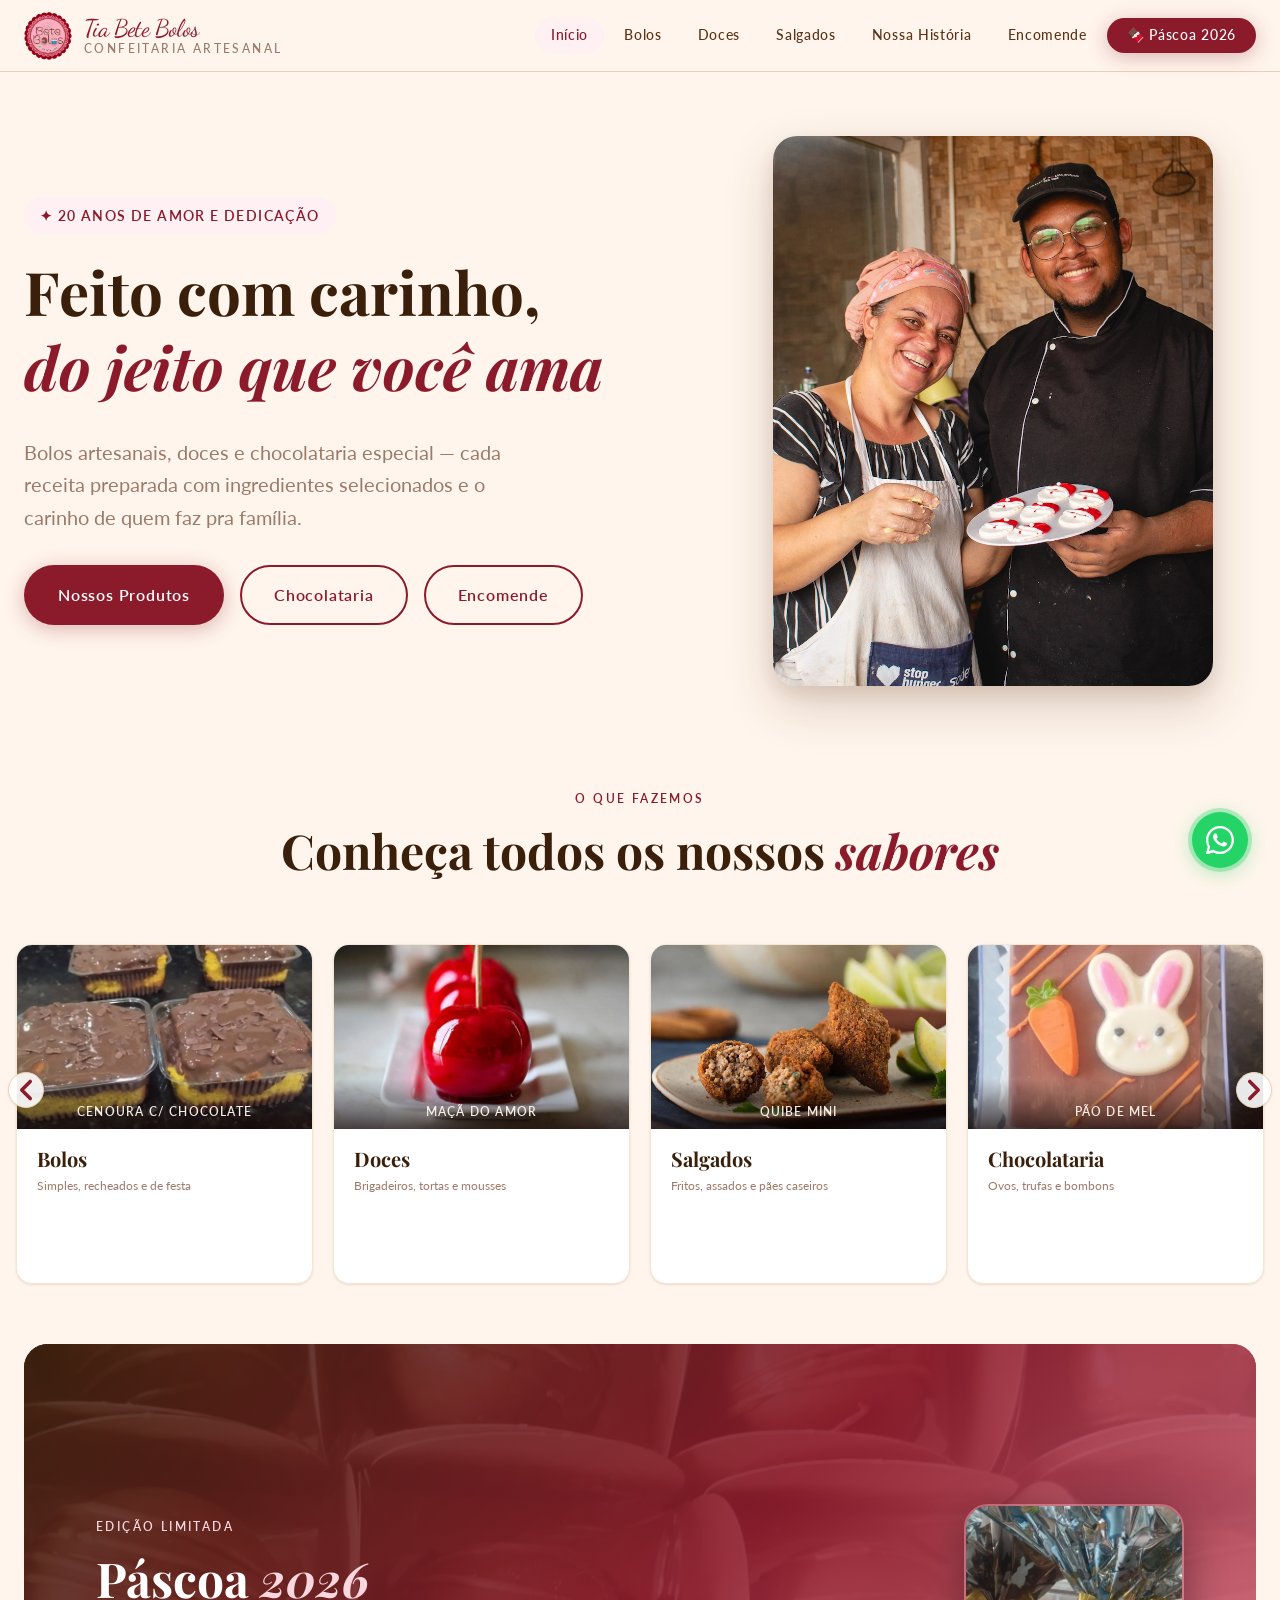
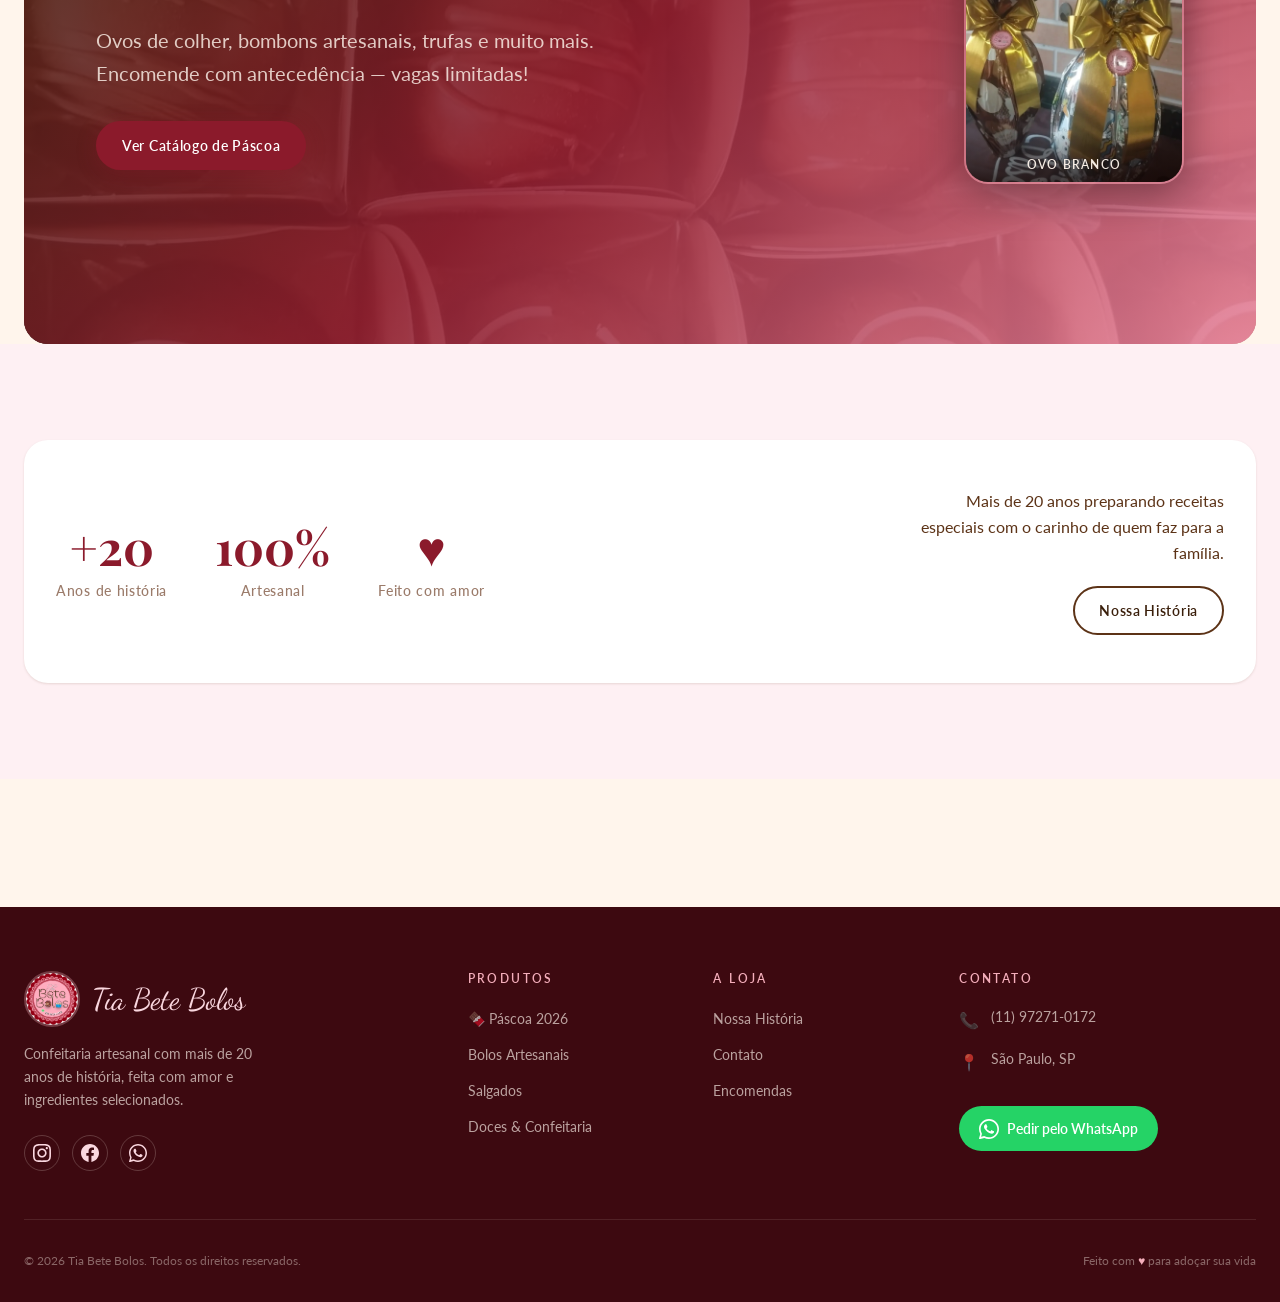
<file: index.html>
<!DOCTYPE html>
<html lang="pt-BR">
<head>
  <meta charset="UTF-8" />
  <meta name="viewport" content="width=device-width, initial-scale=1.0" />
  <meta name="description" content="Tia Bete Bolos — Confeitaria artesanal com mais de 20 anos de história. Bolos, doces e chocolataria especial para Páscoa em São Paulo." />
  <title>Tia Bete Bolos — Confeitaria Artesanal</title>

  <!-- Google Fonts -->
  <link rel="preconnect" href="https://fonts.googleapis.com" />
  <link rel="preconnect" href="https://fonts.gstatic.com" crossorigin />
  <link href="https://fonts.googleapis.com/css2?family=Dancing+Script:wght@400;600;700&family=Playfair+Display:ital,wght@0,400;0,600;0,700;1,400;1,600&family=Lato:wght@300;400;700&display=swap" rel="stylesheet" />

  <!-- Swiper CSS (CDN) -->
  <link rel="stylesheet" href="https://cdn.jsdelivr.net/npm/swiper@11/swiper-bundle.min.css" />

  <!-- CSS (ordem importa: variables → reset → global → home) -->
  <link rel="stylesheet" href="css/variables.css" />
  <link rel="stylesheet" href="css/reset.css" />
  <link rel="stylesheet" href="css/global.css" />
  <link rel="stylesheet" href="css/components.css" />
  <link rel="stylesheet" href="css/animations.css" />
  <link rel="stylesheet" href="css/home.css" />
</head>
<body>
  
<!-- ======================================================
         HERO
         ====================================================== -->
    <section class="hero" aria-label="Apresentação">
      <!-- Coluna Única de Conteúdo (No desktop, o CSS vai dividir em duas) -->
      <div class="hero__content">
        
        <!-- 1. Eyebrow e Título (Sempre no topo) -->
        <div class="hero__header">
          <span class="hero__eyebrow">✦ 20 anos de amor e dedicação</span>
          <h1 class="hero__title">
            Feito com carinho,<br>
            <em>do jeito que você ama</em>
          </h1>
        </div>

        <!-- 2. Hero Image -->
        <div class="hero__image" aria-hidden="true">
          <img 
            src="assets/images/hero/bete-davi.webp" 
            alt="Bolos artesanais da Tia Bete" 
            class="hero__img-real" 
          />
        </div>

        <!-- 3. Descrição e Botões (Embaixo da imagem no mobile) -->
        <div class="hero__footer">
          <p class="hero__description">
            Bolos artesanais, doces e chocolataria especial — cada receita
            preparada com ingredientes selecionados e o carinho de quem faz
            pra família.
          </p>
          <div class="hero__actions">
            <a href="#categorias" class="btn btn--primary btn--lg">
              Nossos Produtos
            </a>
            <a href="pages/chocolataria.html" class="btn btn--outline btn--lg">
              Chocolataria
            </a>
            <a href="pages/contato.html" class="btn btn--outline btn--lg">
              Encomende
            </a>
          </div>
        </div>

      </div>
    </section>


    <!-- ====================================================
         CARROSSEL DE CATEGORIAS
         ==================================================== -->
    <section class="section section--carousel" id="categorias" aria-label="Nossas categorias">
      <div class="container">
        <div class="section-header">
          <span class="section-label">O que fazemos</span>
          <h2 class="section-title">Conheça todos os nossos <em>sabores</em></h2>
        </div>
      </div>

      <!-- Swiper -->
      <div class="swiper" id="categoriesSwiper">
        <ul class="swiper-wrapper" role="list">

            <!-- ── PRINCIPAIS (primeiros 4 visíveis no desktop) ── -->

            <li class="swiper-slide">
              <a href="pages/bolos.html" class="ccard" aria-label="Bolos artesanais" data-img-pool="bolos">
                <div class="ccard__img-wrap">
                  <div class="ccard__placeholder">🎂</div>
                </div>
                <div class="ccard__body">
                  <h3 class="ccard__title">Bolos</h3>
                  <span class="ccard__sub">Simples, recheados e de festa</span>
                </div>
              </a>
            </li>

            <li class="swiper-slide">
              <a href="pages/doces.html" class="ccard" aria-label="Doces e confeitaria" data-img-pool="doces">
                <div class="ccard__img-wrap">
                  <div class="ccard__placeholder">🍬</div>
                </div>
                <div class="ccard__body">
                  <h3 class="ccard__title">Doces</h3>
                  <span class="ccard__sub">Brigadeiros, tortas e mousses</span>
                </div>
              </a>
            </li>

            <li class="swiper-slide">
              <a href="pages/salgados.html" class="ccard" aria-label="Salgados artesanais" data-img-pool="salgados">
                <div class="ccard__img-wrap">
                  <div class="ccard__placeholder">🍗</div>
                </div>
                <div class="ccard__body">
                  <h3 class="ccard__title">Salgados</h3>
                  <span class="ccard__sub">Fritos, assados e pães caseiros</span>
                </div>
              </a>
            </li>

            <li class="swiper-slide">
              <a href="pages/chocolataria.html" class="ccard" aria-label="Chocolataria e Páscoa" data-img-pool="chocolataria">
                <div class="ccard__img-wrap">
                  <div class="ccard__placeholder">🍫</div>
                  <span class="ccard__badge">Páscoa 2026</span>
                </div>
                <div class="ccard__body">
                  <h3 class="ccard__title">Chocolataria</h3>
                  <span class="ccard__sub">Ovos, trufas e bombons</span>
                </div>
              </a>
            </li>

            <!-- ── SUBCATEGORIAS ── -->

            <li class="swiper-slide" data-dynamic-cat="Bolos Simples"></li>
            <li class="swiper-slide" data-dynamic-cat="Bolos Recheados"></li>
            <li class="swiper-slide" data-dynamic-cat="Bolos de Festa"></li>
            <li class="swiper-slide" data-dynamic-cat="Tradicionais de Festa"></li>
            <li class="swiper-slide" data-dynamic-cat="Tortas & Mousses"></li>
            <li class="swiper-slide" data-dynamic-cat="Caramelizados"></li>
            <li class="swiper-slide" data-dynamic-cat="Assados Recheados"></li>
            <li class="swiper-slide" data-dynamic-cat="Mini Salgados"></li>
            <li class="swiper-slide" data-dynamic-cat="Salgados Especiais"></li>
            <li class="swiper-slide" data-dynamic-cat="Salgados Assados"></li>
            <li class="swiper-slide" data-dynamic-cat="Pães Caseiros"></li>

            <!-- ── CHOCOLATARIA ── -->

            <li class="swiper-slide">
              <a href="pages/chocolataria.html#ovos-tradicionais" class="ccard" aria-label="Ovos Tradicionais" data-img-pool="ovos-tradicionais">
                <div class="ccard__img-wrap">
                  <div class="ccard__placeholder">🥚</div>
                </div>
                <div class="ccard__body">
                  <h3 class="ccard__title">Ovos Tradicionais</h3>
                  <span class="ccard__sub">Ao leite, crocante, branco</span>
                </div>
              </a>
            </li>

            <li class="swiper-slide">
              <a href="pages/chocolataria.html#ovos-recheados" class="ccard" aria-label="Ovos Recheados" data-img-pool="ovos-recheados">
                <div class="ccard__img-wrap">
                  <div class="ccard__placeholder">🍫</div>
                </div>
                <div class="ccard__body">
                  <h3 class="ccard__title">Ovos Recheados</h3>
                  <span class="ccard__sub">Trufa, maracujá e prestígio</span>
                </div>
              </a>
            </li>

            <li class="swiper-slide">
              <a href="pages/chocolataria.html#outros-produtos" class="ccard" aria-label="Outros Produtos de Chocolataria" data-img-pool="outros-chocolataria">
                <div class="ccard__img-wrap">
                  <div class="ccard__placeholder">🎁</div>
                </div>
                <div class="ccard__body">
                  <h3 class="ccard__title">Outros Produtos</h3>
                  <span class="ccard__sub">Trufas, pão de mel, bombons</span>
                </div>
              </a>
            </li>

        </ul>

        <!-- Swiper Navigation Buttons -->
        <button class="swiper-button-prev" aria-label="Categoria anterior">
          <svg xmlns="http://www.w3.org/2000/svg" viewBox="0 0 24 24" width="20" height="20" fill="none" stroke="currentColor" stroke-width="2.5" stroke-linecap="round" stroke-linejoin="round" aria-hidden="true"><polyline points="15 18 9 12 15 6"/></svg>
        </button>
        <button class="swiper-button-next" aria-label="Próxima categoria">
          <svg xmlns="http://www.w3.org/2000/svg" viewBox="0 0 24 24" width="20" height="20" fill="none" stroke="currentColor" stroke-width="2.5" stroke-linecap="round" stroke-linejoin="round" aria-hidden="true"><polyline points="9 18 15 12 9 6"/></svg>
        </button>

        <!-- Swiper Pagination (mobile) -->
        <div class="swiper-pagination"></div>
      </div>
    </section>


    <!-- ====================================================
         SEÇÃO DE DESTAQUE — PÁSCOA
         ==================================================== -->
    <section class="section pascoa-banner" aria-label="Páscoa 2026" data-bg-pool="chocolataria">
      <div class="container">
        <div class="pascoa-banner__inner">
          <div class="pascoa-banner__text">
            <span class="section-label">Edição limitada</span>
            <h2 class="section-title">
              Páscoa <em>2026</em>
            </h2>
            <p class="section-subtitle">
              Ovos de colher, bombons artesanais, trufas e muito mais.
              Encomende com antecedência — vagas limitadas!
            </p>
            <a href="pages/chocolataria.html" class="btn btn--primary" style="margin-top: var(--space-8)">
              Ver Catálogo de Páscoa
            </a>
          </div>
          <div class="pascoa-banner__decoration" aria-hidden="true" data-img-pool="pascoa-banner">
          </div>
        </div>
      </div>
    </section>


    <!-- ====================================================
         SOBRE / PROVA SOCIAL
         ==================================================== -->
    <section class="section section--about bg-rosa" aria-label="Sobre a Tia Bete">
      <div class="container">
        <div class="about-strip">
          <div class="about-strip__stats">
            <div class="stat">
              <span class="stat__number">+20</span>
              <span class="stat__label">Anos de história</span>
            </div>
            <div class="stat">
              <span class="stat__number">100%</span>
              <span class="stat__label">Artesanal</span>
            </div>
            <div class="stat">
              <span class="stat__number">♥</span>
              <span class="stat__label">Feito com amor</span>
            </div>
          </div>
          <div class="about-strip__cta">
            <p class="about-strip__text">
              Mais de 20 anos preparando receitas especiais com o carinho de quem faz para a família.
            </p>
            <a href="pages/sobre.html" class="btn btn--outline-dark">Nossa História</a>
          </div>
        </div>
      </div>
    </section>

  </main>

  <footer id="main-footer"></footer>

  <!-- ======================================================
       SCRIPTS
       ====================================================== -->
  <!-- Swiper JS (CDN) -->
  <script src="https://cdn.jsdelivr.net/npm/swiper@11/swiper-bundle.min.js"></script>

  <script src="js/nav.js"></script>
  <script src="js/main.js"></script>
  <script src="js/menu.js"></script>
  <script src="js/whatsapp.js"></script>
  <script src="js/swiper-config.js"></script>
  <script src="js/gallery-pools.js"></script>
  <script src="js/home.js"></script>

</body>
</html>
</file>
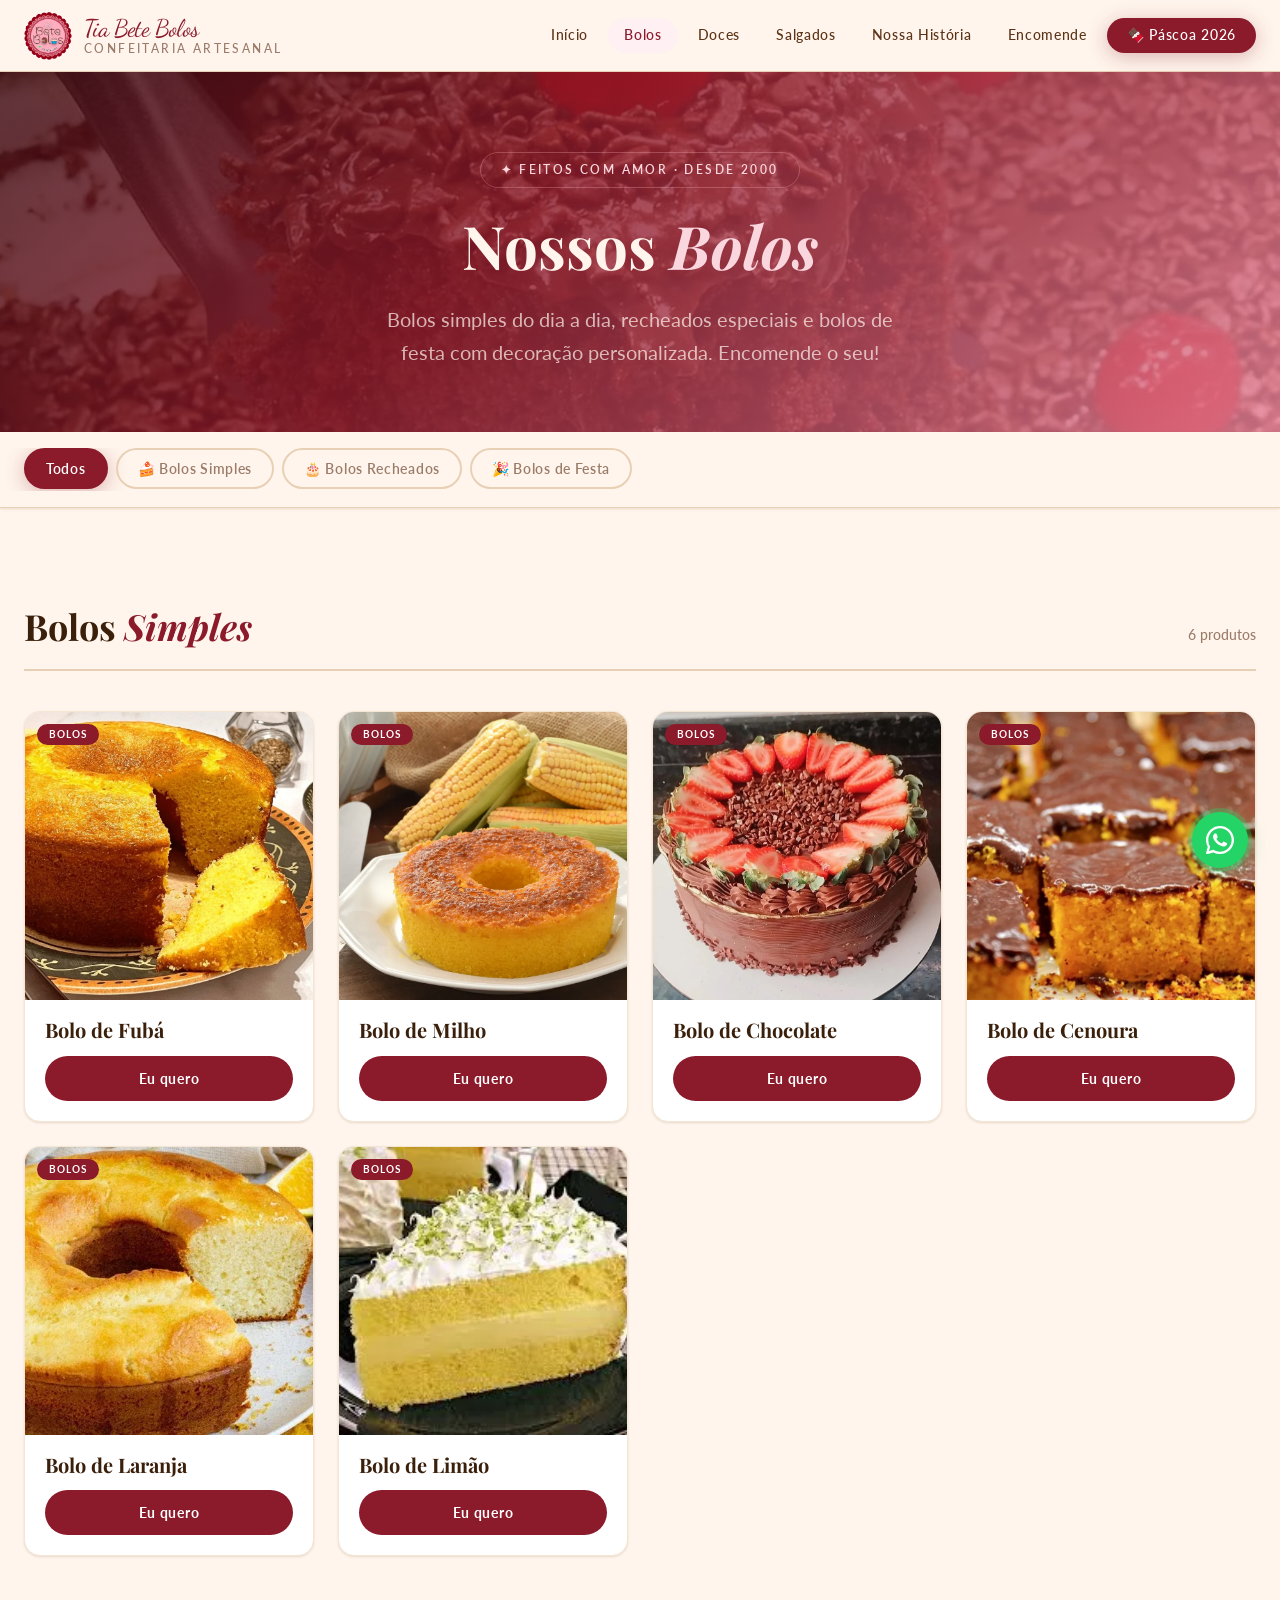
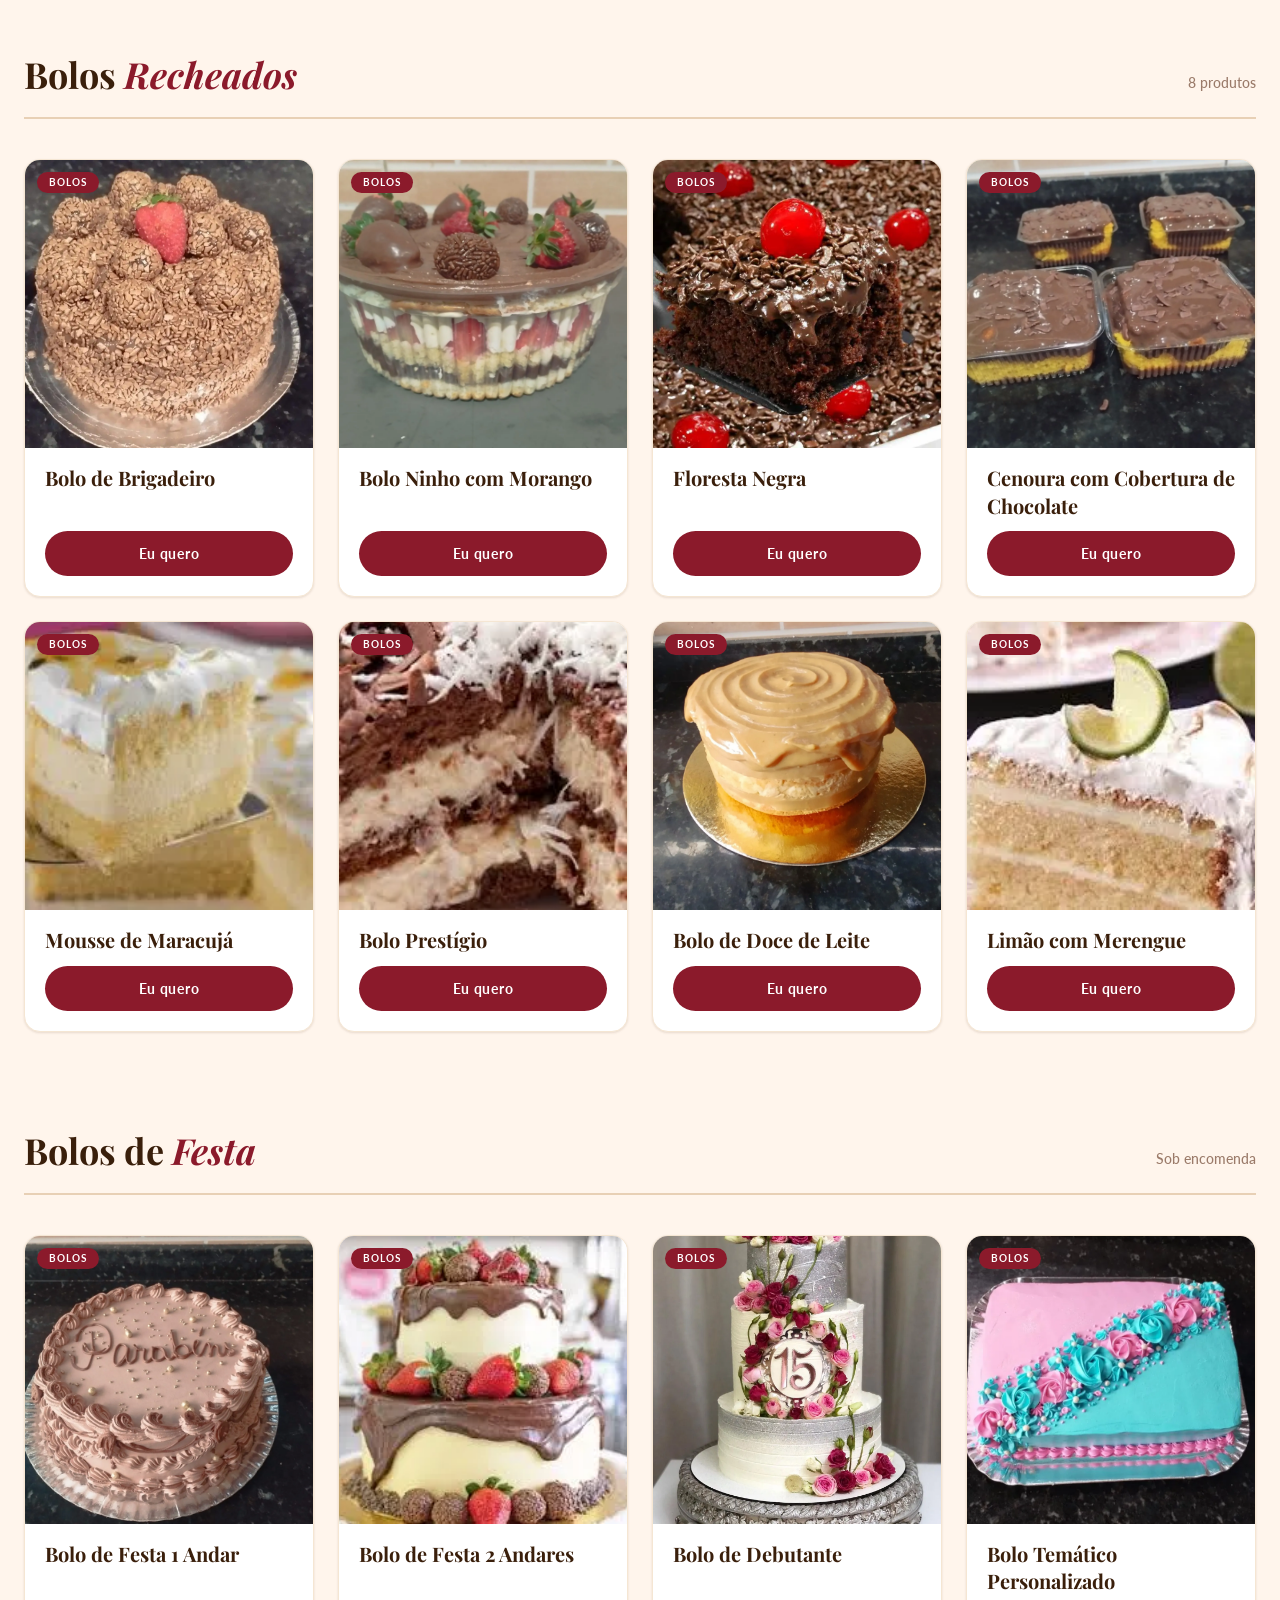
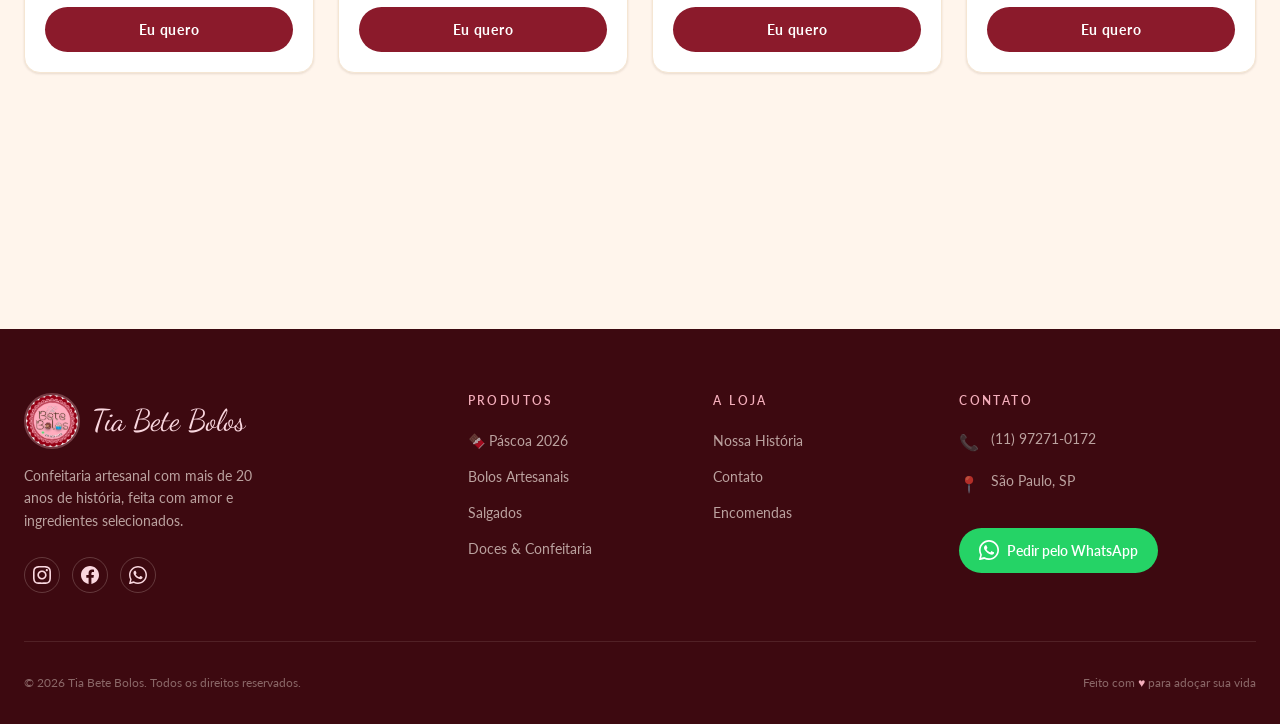
<file: pages/bolos.html>
<!DOCTYPE html>
<html lang="pt-BR">
<head>
  <meta charset="UTF-8"/>
  <meta name="viewport" content="width=device-width, initial-scale=1.0"/>
  <meta name="description" content="Bolos artesanais da Tia Bete — simples, recheados e de festa. Encomende pelo WhatsApp!"/>
  <title>Bolos | Tia Bete Bolos</title>
  <link rel="preconnect" href="https://fonts.googleapis.com"/>
  <link rel="preconnect" href="https://fonts.gstatic.com" crossorigin/>
  <link href="https://fonts.googleapis.com/css2?family=Dancing+Script:wght@400;600;700&family=Playfair+Display:ital,wght@0,400;0,600;0,700;1,400;1,600&family=Lato:wght@300;400;700&display=swap" rel="stylesheet"/>
  <link rel="stylesheet" href="../css/variables.css"/>
  <link rel="stylesheet" href="../css/reset.css"/>
  <link rel="stylesheet" href="../css/global.css"/>
  <link rel="stylesheet" href="../css/components.css"/>
  <link rel="stylesheet" href="../css/animations.css"/>
  <link rel="stylesheet" href="../css/catalog.css"/>
</head>
<body>

  <main id="main">

    <!-- HERO -->
    <section class="catalog-hero" aria-label="Bolos artesanais" data-bg-pool="bolos">
      <div class="container">
        <span class="catalog-hero__eyebrow">✦ Feitos com amor · Desde 2000</span>
        <h1 class="catalog-hero__title">Nossos <em>Bolos</em></h1>
        <p class="catalog-hero__desc">Bolos simples do dia a dia, recheados especiais e bolos de festa com decoração personalizada. Encomende o seu!</p>
      </div>
    </section>

    <!-- FILTROS -->
    <div class="catalog-filters" role="navigation" aria-label="Filtrar por categoria">
      <div class="container catalog-filters__inner">
        <button class="catalog-filter-btn is-active" data-filter="todos">Todos</button>
        <button class="catalog-filter-btn" data-filter="simples">🍰 Bolos Simples</button>
        <button class="catalog-filter-btn" data-filter="recheados">🎂 Bolos Recheados</button>
        <button class="catalog-filter-btn" data-filter="festa">🎉 Bolos de Festa</button>
      </div>
    </div>

    <!-- CONTEÚDO -->
    <div class="container" style="padding-top: var(--space-8); padding-bottom: var(--space-24);">

      <!-- BOLOS SIMPLES -->
      <section class="catalog-section" data-category="simples" aria-labelledby="cat-simples">
        <div class="catalog-section__header">
          <h2 class="catalog-section__title" id="cat-simples">Bolos <em>Simples</em></h2>
          <span class="catalog-section__count">6 produtos</span>
        </div>
        <!-- INJEÇÃO VIA JS -->
        <div class="catalog-grid"></div>
      </section>

      <!-- BOLOS RECHEADOS -->
      <section class="catalog-section" data-category="recheados" aria-labelledby="cat-recheados">
        <div class="catalog-section__header">
          <h2 class="catalog-section__title" id="cat-recheados">Bolos <em>Recheados</em></h2>
          <span class="catalog-section__count">8 produtos</span>
        </div>
        <!-- INJEÇÃO VIA JS -->
        <div class="catalog-grid"></div>
      </section>

      <!-- BOLOS DE FESTA -->
      <section class="catalog-section" data-category="festa" aria-labelledby="cat-festa">
        <div class="catalog-section__header">
          <h2 class="catalog-section__title" id="cat-festa">Bolos de <em>Festa</em></h2>
          <span class="catalog-section__count">Sob encomenda</span>
        </div>
        <!-- INJEÇÃO VIA JS -->
        <div class="catalog-grid"></div>
      </section>

    </div><!-- /container -->
  </main>

  <footer id="main-footer"></footer>

  <script src="../js/nav.js"></script>
  <script src="../js/main.js"></script>
  <script src="../js/menu.js"></script>
  <script src="../js/whatsapp.js"></script>
  <script src="../js/gallery-pools.js"></script>
  <script src="../js/catalog.js"></script>
</body>
</html>
</file>
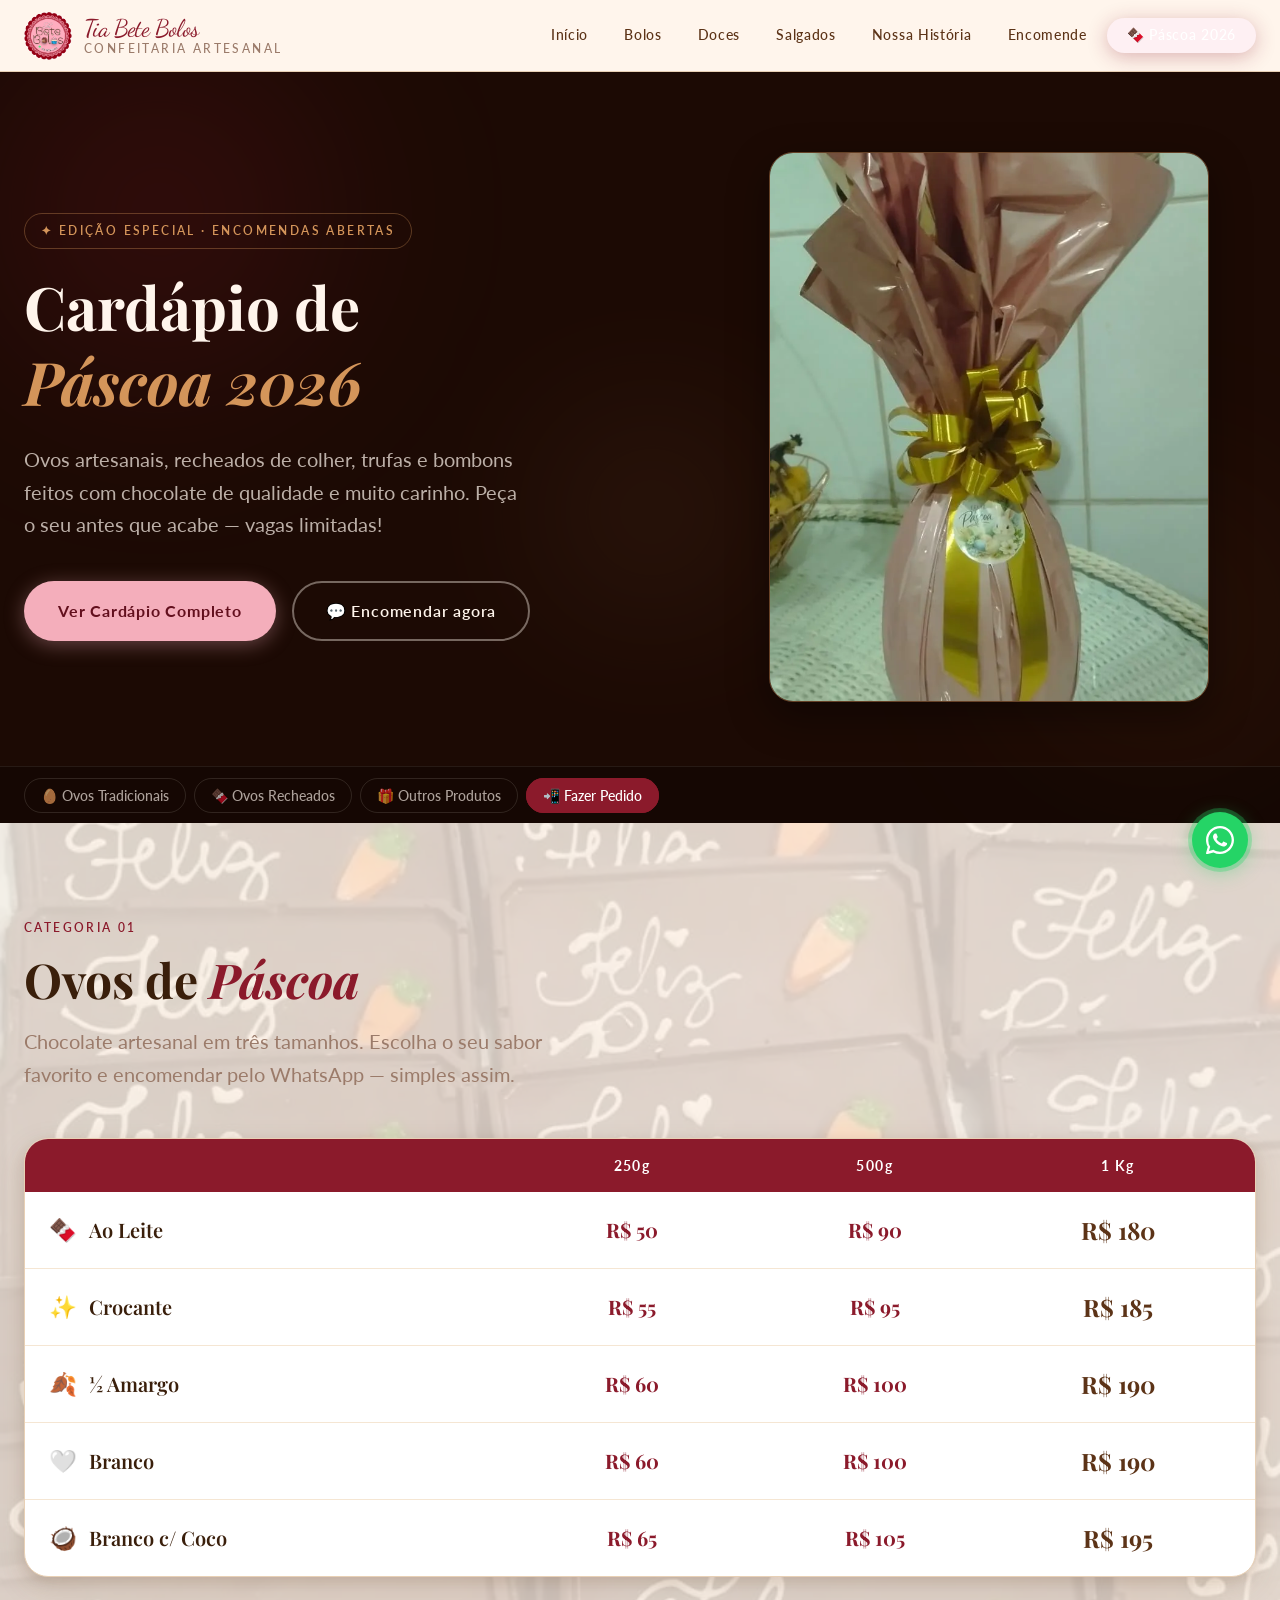
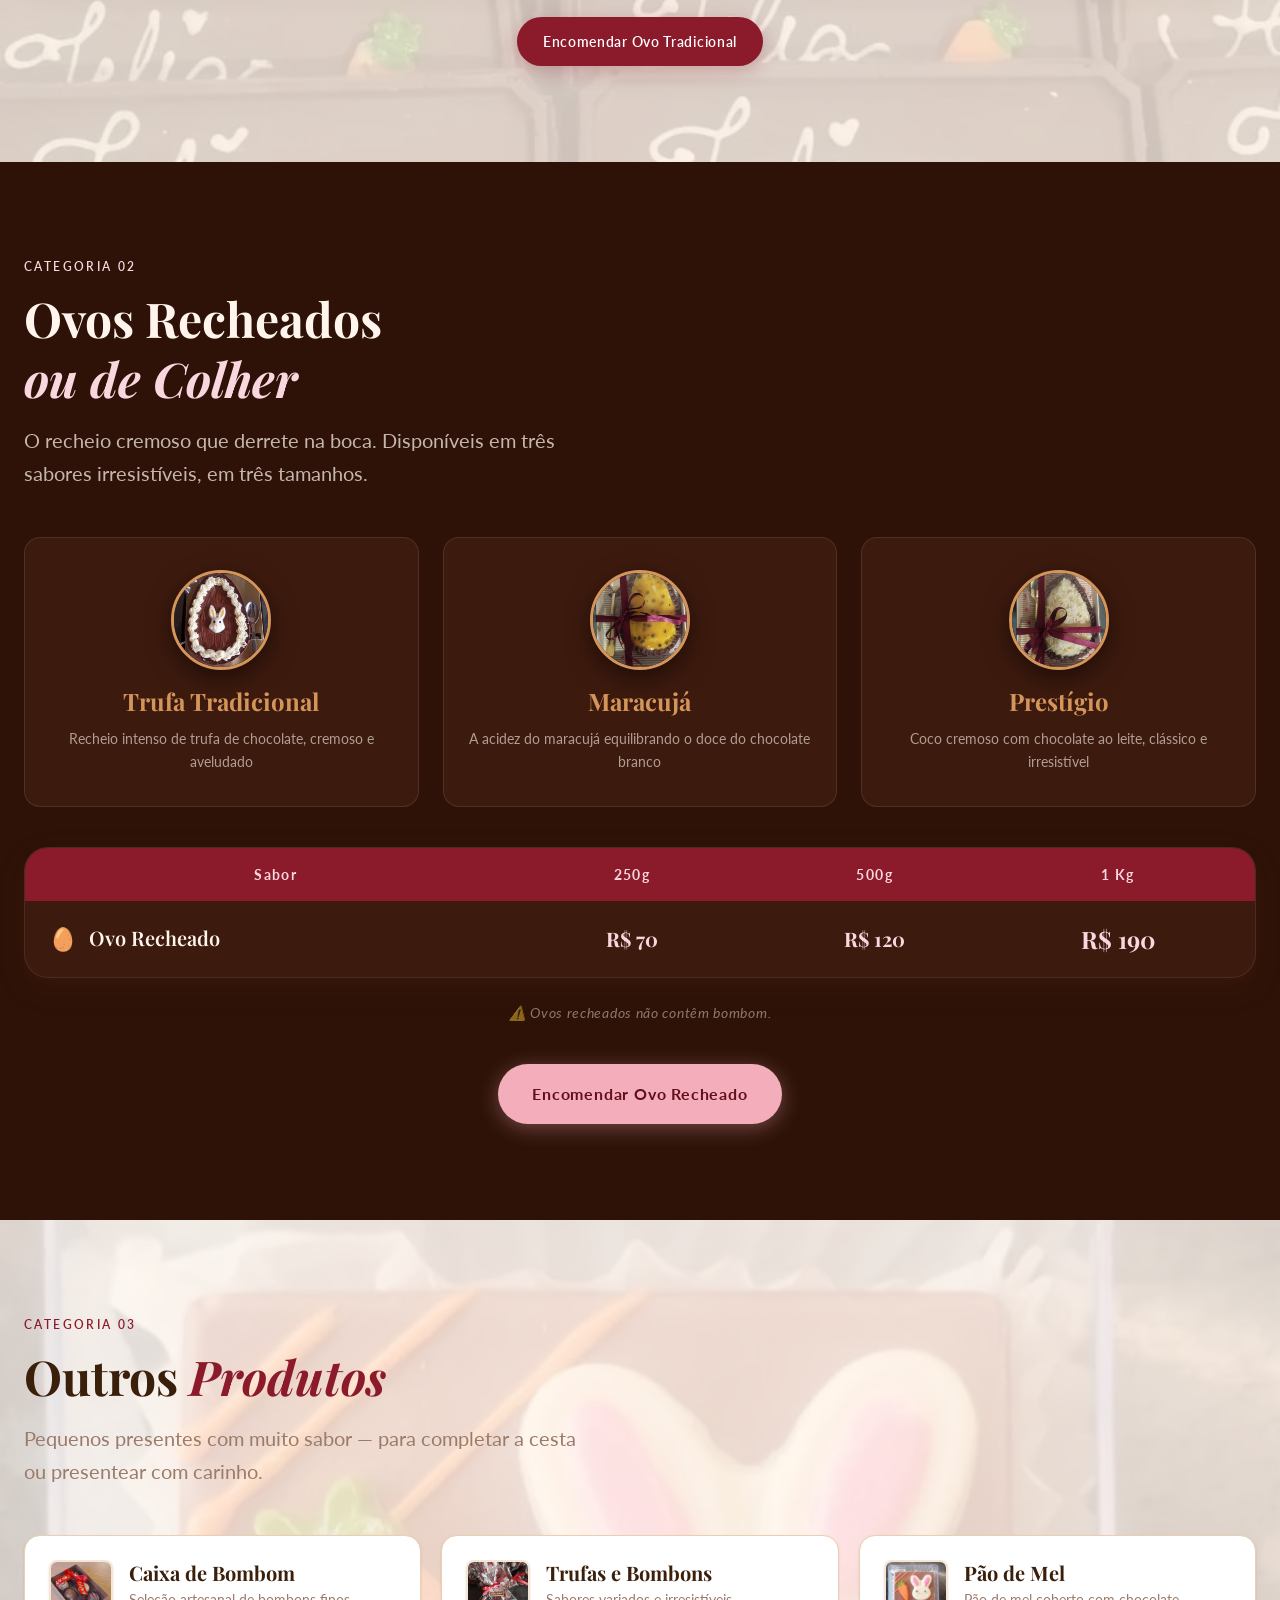
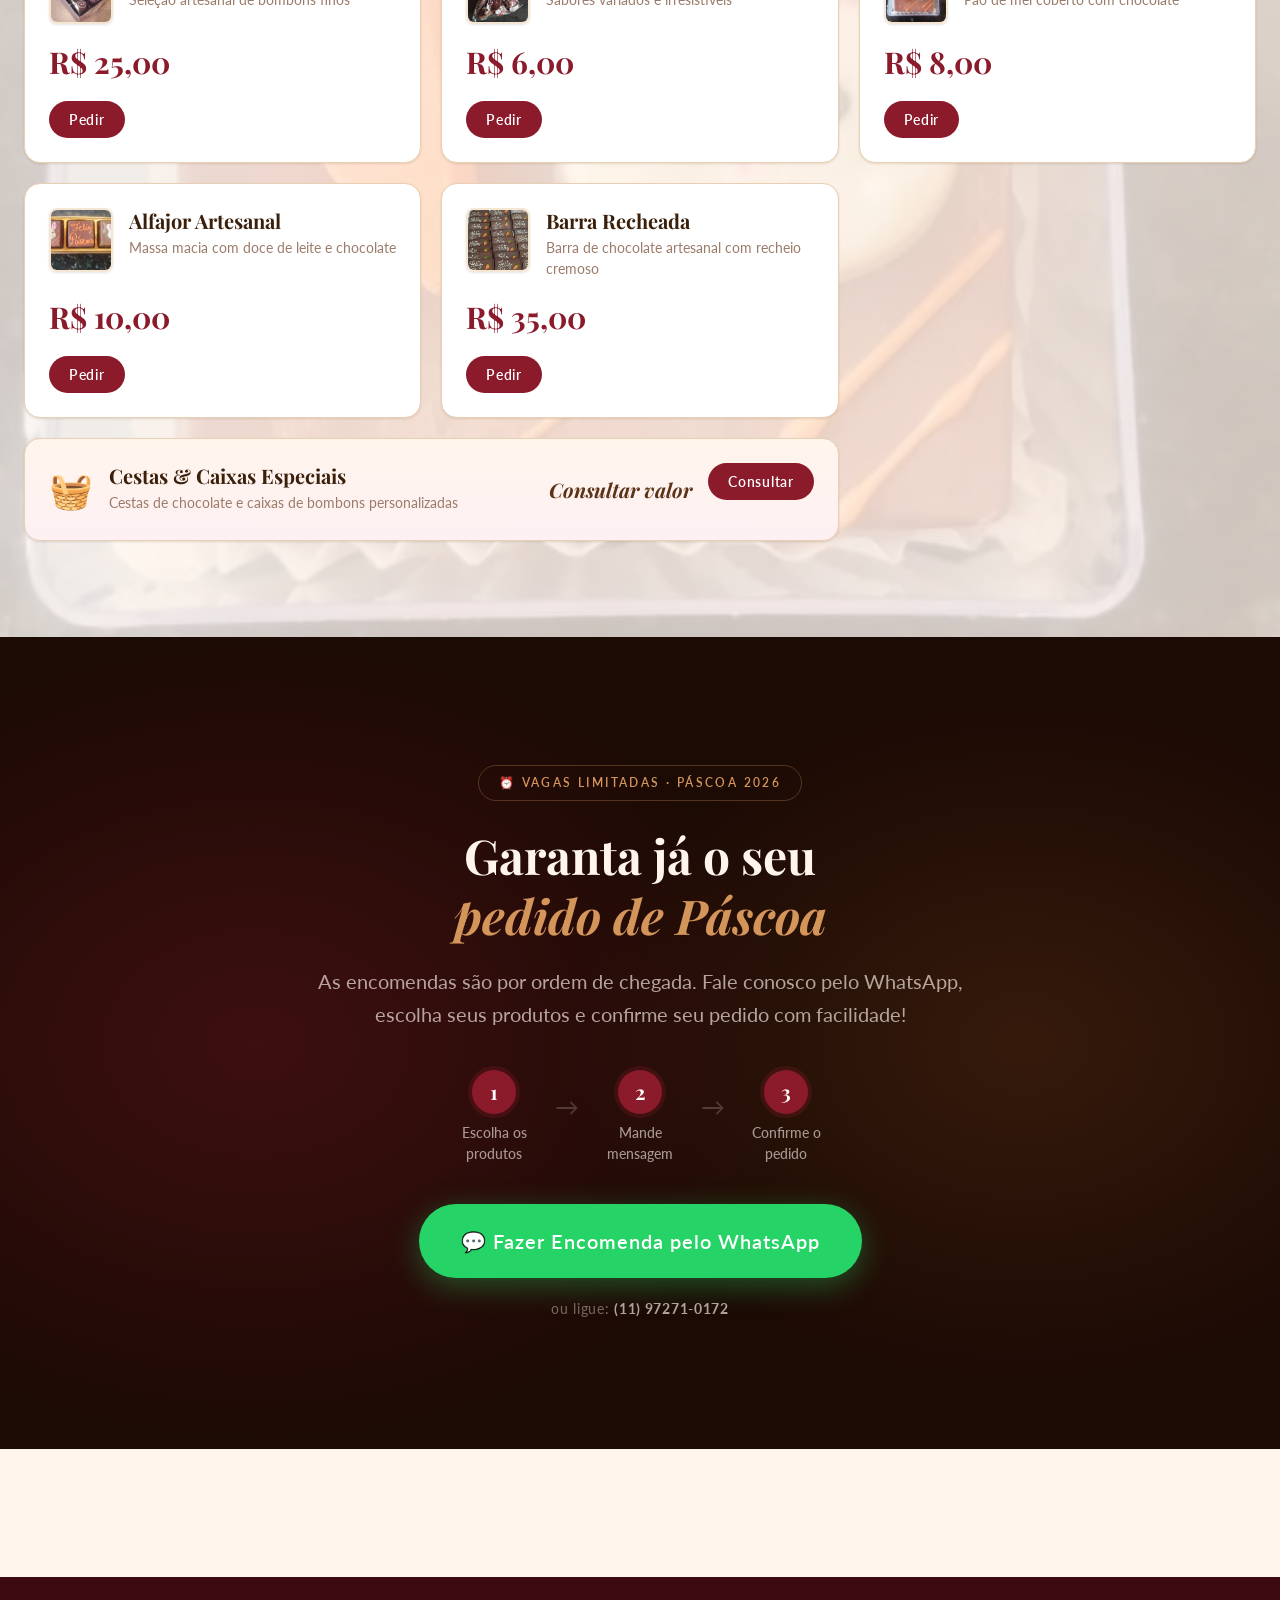
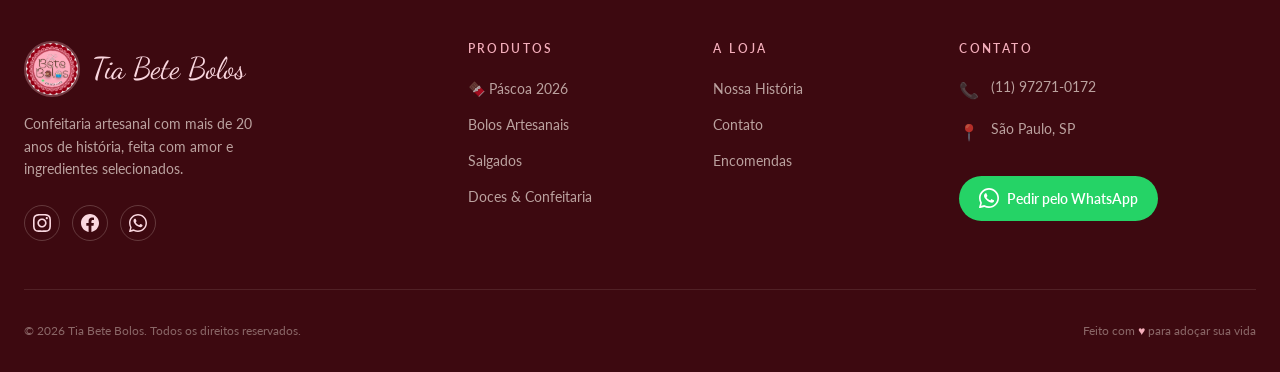
<file: pages/chocolataria.html>
<!DOCTYPE html>
<html lang="pt-BR">
<head>
  <meta charset="UTF-8" />
  <meta name="viewport" content="width=device-width, initial-scale=1.0" />
  <meta name="description" content="Cardápio de Páscoa 2026 — Tia Bete Bolos. Ovos de Páscoa, ovos recheados de colher, trufas, bombons e muito mais. Encomende já pelo WhatsApp!" />
  <title>Páscoa 2026 — Chocolataria | Tia Bete Bolos</title>
  <link rel="preconnect" href="https://fonts.googleapis.com" />
  <link rel="preconnect" href="https://fonts.gstatic.com" crossorigin />
  <link href="https://fonts.googleapis.com/css2?family=Dancing+Script:wght@400;600;700&family=Playfair+Display:ital,wght@0,400;0,600;0,700;1,400;1,600&family=Lato:wght@300;400;700&display=swap" rel="stylesheet" />
  <link rel="stylesheet" href="../css/variables.css" />
  <link rel="stylesheet" href="../css/reset.css" />
  <link rel="stylesheet" href="../css/global.css" />
  <link rel="stylesheet" href="../css/components.css" />
  <link rel="stylesheet" href="../css/animations.css" />
  <link rel="stylesheet" href="../css/chocolataria.css" />
</head>
<body class="page-chocolataria">

  <main id="main">

    <!-- =====================================================
         HERO DA PÁSCOA
         ===================================================== -->
    <section class="choc-hero" aria-label="Páscoa 2026">
      <div class="choc-hero__bg" aria-hidden="true">
        <div class="choc-hero__orb choc-hero__orb--1"></div>
        <div class="choc-hero__orb choc-hero__orb--2"></div>
        <div class="choc-hero__orb choc-hero__orb--3"></div>
      </div>
      <div class="container choc-hero__inner">
        <div class="choc-hero__content">
          <span class="choc-hero__eyebrow">✦ Edição Especial · Encomendas Abertas</span>
          <h1 class="choc-hero__title">
            Cardápio de<br>
            <em>Páscoa 2026</em>
          </h1>
          <p class="choc-hero__desc">
            Ovos artesanais, recheados de colher, trufas e bombons feitos
            com chocolate de qualidade e muito carinho. Peça o seu antes
            que acabe — vagas limitadas!
          </p>
          <div class="choc-hero__actions">
            <a href="#cardapio" class="btn btn--rosa btn--lg">Ver Cardápio Completo</a>
            <a
              href="https://wa.me/5511972710172?text=Olá!%20Quero%20encomendar%20produtos%20de%20Páscoa%202026!%20🍫"
              class="btn btn--outline-creme btn--lg"
              target="_blank" rel="noopener noreferrer"
            >💬 Encomendar agora</a>
          </div>
        </div>
        <div class="choc-hero__visual" aria-hidden="true">
          <div class="img-cycle-container choc-hero__img-real" data-folder="../assets/images/chocolataria/ovo-chocolate/" data-id="ovo-chocolate" data-count="3" data-current="1">
            <img src="../assets/images/chocolataria/ovo-chocolate/ovo-chocolate1.webp" class="img-cycle-layer img-cycle-layer--back" alt="">
            <img src="../assets/images/chocolataria/ovo-chocolate/ovo-chocolate1.webp" class="img-cycle-layer img-cycle-layer--front" alt="">
          </div>
        </div>
      </div>

      <!-- Âncoras de navegação interna -->
      <div class="choc-hero__nav" aria-label="Categorias do cardápio">
        <div class="container">
          <ul class="choc-nav-pills" role="list">
            <li><a href="#ovos-tradicionais" class="choc-pill">🥚 Ovos Tradicionais</a></li>
            <li><a href="#ovos-recheados"    class="choc-pill">🍫 Ovos Recheados</a></li>
            <li><a href="#outros-produtos"   class="choc-pill">🎁 Outros Produtos</a></li>
            <li><a href="#encomenda"         class="choc-pill choc-pill--cta">📲 Fazer Pedido</a></li>
          </ul>
        </div>
      </div>
    </section>


    <!-- =====================================================
         SEÇÃO 1 — OVOS DE PÁSCOA TRADICIONAIS
         ===================================================== -->
    <section class="choc-section choc-section--gallery-bg" id="ovos-tradicionais" aria-labelledby="titulo-tradicionais">

      <!-- Background Galeria: todas as imagens da chocolataria em crossfade -->
      <div class="choc-bg-gallery" aria-hidden="true">
        <img id="choc-bg-back" src="../assets/images/chocolataria/ovo-colher.webp" class="choc-bg-gallery__layer choc-bg-gallery__layer--back" alt="" />
        <img id="choc-bg-front" src="../assets/images/chocolataria/ovo-colher.webp" class="choc-bg-gallery__layer choc-bg-gallery__layer--front" alt="" />
      </div>
      <!-- Overlay suave pra manter legibilidade -->
      <div class="choc-bg-gallery__overlay" aria-hidden="true"></div>

      <div class="container choc-section__inner">

        <div class="choc-section__header" data-reveal>
          <span class="section-label">Categoria 01</span>
          <h2 class="section-title" id="titulo-tradicionais">
            Ovos de <em>Páscoa</em>
          </h2>
          <p class="section-subtitle">
            Chocolate artesanal em três tamanhos. Escolha o seu sabor favorito
            e encomendar pelo WhatsApp — simples assim.
          </p>
        </div>

        <!-- Tabela de tamanhos / preços -->
        <div class="choc-price-table" data-reveal data-reveal-delay="1">
          <div class="choc-price-table__sizes" aria-label="Tamanhos disponíveis">
            <span></span>
            <span class="choc-price-table__size-label">250g</span>
            <span class="choc-price-table__size-label">500g</span>
            <span class="choc-price-table__size-label">1 Kg</span>
          </div>

          <div class="choc-price-row">
            <div class="choc-price-row__name">
              <span class="choc-price-row__icon">🍫</span>
              <span>Ao Leite</span>
            </div>
            <span class="choc-price-row__val">R$&nbsp;50</span>
            <span class="choc-price-row__val">R$&nbsp;90</span>
            <span class="choc-price-row__val choc-price-row__val--kg">R$&nbsp;180</span>
          </div>

          <div class="choc-price-row">
            <div class="choc-price-row__name">
              <span class="choc-price-row__icon">✨</span>
              <span>Crocante</span>
            </div>
            <span class="choc-price-row__val">R$&nbsp;55</span>
            <span class="choc-price-row__val">R$&nbsp;95</span>
            <span class="choc-price-row__val choc-price-row__val--kg">R$&nbsp;185</span>
          </div>

          <div class="choc-price-row">
            <div class="choc-price-row__name">
              <span class="choc-price-row__icon">🍂</span>
              <span>½ Amargo</span>
            </div>
            <span class="choc-price-row__val">R$&nbsp;60</span>
            <span class="choc-price-row__val">R$&nbsp;100</span>
            <span class="choc-price-row__val choc-price-row__val--kg">R$&nbsp;190</span>
          </div>

          <div class="choc-price-row">
            <div class="choc-price-row__name">
              <span class="choc-price-row__icon">🤍</span>
              <span>Branco</span>
            </div>
            <span class="choc-price-row__val">R$&nbsp;60</span>
            <span class="choc-price-row__val">R$&nbsp;100</span>
            <span class="choc-price-row__val choc-price-row__val--kg">R$&nbsp;190</span>
          </div>

          <div class="choc-price-row choc-price-row--last">
            <div class="choc-price-row__name">
              <span class="choc-price-row__icon">🥥</span>
              <span>Branco c/ Coco</span>
            </div>
            <span class="choc-price-row__val">R$&nbsp;65</span>
            <span class="choc-price-row__val">R$&nbsp;105</span>
            <span class="choc-price-row__val choc-price-row__val--kg">R$&nbsp;195</span>
          </div>
        </div>

        <div class="choc-section__cta" data-reveal data-reveal-delay="2">
          <a
            href="https://wa.me/5511972710172?text=Olá!%20Quero%20encomendar%20um%20Ovo%20de%20Páscoa%20Tradicional!%20🥚"
            class="btn btn--primary"
            target="_blank" rel="noopener noreferrer"
          >Encomendar Ovo Tradicional</a>
        </div>

      </div>
    </section>



    <!-- =====================================================
         SEÇÃO 2 — OVOS RECHEADOS / COLHER
         ===================================================== -->
    <section class="choc-section choc-section--dark" id="ovos-recheados" aria-labelledby="titulo-recheados">
      <div class="container">

        <div class="choc-section__header" data-reveal>
          <span class="section-label" style="color: var(--color-rosa-light)">Categoria 02</span>
          <h2 class="section-title" id="titulo-recheados" style="color: var(--color-creme)">
            Ovos Recheados<br><em style="color: var(--color-rosa-light)">ou de Colher</em>
          </h2>
          <p class="section-subtitle" style="color: rgba(255,245,236,0.72)">
            O recheio cremoso que derrete na boca. Disponíveis em três
            sabores irresistíveis, em três tamanhos.
          </p>
        </div>

        <!-- Cards de sabor -->
        <div class="choc-flavors" data-reveal data-reveal-delay="1">

          <div class="choc-flavor-card">
            <img src="../assets/images/chocolataria/ovo-colher-tradicional.webp" alt="Trufa Tradicional" class="choc-flavor-card__img" />
            <h3 class="choc-flavor-card__name">Trufa Tradicional</h3>
            <p class="choc-flavor-card__desc">Recheio intenso de trufa de chocolate, cremoso e aveludado</p>
          </div>

          <div class="choc-flavor-card">
            <img src="../assets/images/chocolataria/ovo-colher-maracuja.webp" alt="Maracujá" class="choc-flavor-card__img" />
            <h3 class="choc-flavor-card__name">Maracujá</h3>
            <p class="choc-flavor-card__desc">A acidez do maracujá equilibrando o doce do chocolate branco</p>
          </div>

          <div class="choc-flavor-card">
            <img src="../assets/images/chocolataria/ovo-colher-prestigio.webp" alt="Prestígio" class="choc-flavor-card__img" />
            <h3 class="choc-flavor-card__name">Prestígio</h3>
            <p class="choc-flavor-card__desc">Coco cremoso com chocolate ao leite, clássico e irresistível</p>
          </div>

        </div>

        <!-- Tabela de preços recheados -->
        <div class="choc-price-table choc-price-table--dark" data-reveal data-reveal-delay="2">
          <div class="choc-price-table__sizes">
            <span class="choc-price-table__size-label" style="color:var(--color-rosa-light)">Sabor</span>
            <span class="choc-price-table__size-label" style="color:var(--color-rosa-light)">250g</span>
            <span class="choc-price-table__size-label" style="color:var(--color-rosa-light)">500g</span>
            <span class="choc-price-table__size-label" style="color:var(--color-rosa-light)">1 Kg</span>
          </div>
          <div class="choc-price-row choc-price-row--dark choc-price-row--last">
            <div class="choc-price-row__name">
              <span class="choc-price-row__icon">🥚</span>
              <span style="color:var(--color-creme)">Ovo Recheado</span>
            </div>
            <span class="choc-price-row__val" style="color:var(--color-rosa-light)">R$&nbsp;70</span>
            <span class="choc-price-row__val" style="color:var(--color-rosa-light)">R$&nbsp;120</span>
            <span class="choc-price-row__val choc-price-row__val--kg" style="color:var(--color-rosa-light)">R$&nbsp;190</span>
          </div>
        </div>

        <p class="choc-obs" data-reveal data-reveal-delay="3">
          ⚠️ Ovos recheados não contêm bombom.
        </p>

        <div class="choc-section__cta" data-reveal data-reveal-delay="3">
          <a
            href="https://wa.me/5511972710172?text=Olá!%20Quero%20encomendar%20um%20Ovo%20Recheado%20de%20Colher!%20🍫%20Pode%20me%20contar%20mais?"
            class="btn btn--rosa btn--lg"
            target="_blank" rel="noopener noreferrer"
          >Encomendar Ovo Recheado</a>
        </div>

      </div>
    </section>


    <!-- =====================================================
         SEÇÃO 3 — OUTROS PRODUTOS
         ===================================================== -->
    <section class="choc-section choc-section--gallery-bg" id="outros-produtos" aria-labelledby="titulo-outros">

      <!-- Background Galeria -->
      <div class="choc-bg-gallery" aria-hidden="true">
        <img id="choc-bg3-back"  src="../assets/images/chocolataria/bombons.webp" class="choc-bg-gallery__layer choc-bg-gallery__layer--back" alt="" />
        <img id="choc-bg3-front" src="../assets/images/chocolataria/bombons.webp" class="choc-bg-gallery__layer choc-bg-gallery__layer--front" alt="" />
      </div>
      <div class="choc-bg-gallery__overlay" aria-hidden="true"></div>

      <div class="container choc-section__inner">

        <div class="choc-section__header" data-reveal>
          <span class="section-label">Categoria 03</span>
          <h2 class="section-title" id="titulo-outros">
            Outros <em>Produtos</em>
          </h2>
          <p class="section-subtitle">
            Pequenos presentes com muito sabor — para completar a cesta
            ou presentear com carinho.
          </p>
        </div>

        <div class="choc-outros-grid" data-reveal data-reveal-delay="1">

          <div class="choc-outro-card">
            <div class="choc-outro-card__top">
              <img src="../assets/images/chocolataria/caixa-bombons.webp" alt="Caixa de Bombom" class="choc-outro-card__img" />
              <div class="choc-outro-card__info">
                <h3 class="choc-outro-card__name">Caixa de Bombom</h3>
                <p class="choc-outro-card__desc">Seleção artesanal de bombons finos</p>
              </div>
            </div>
            <div class="choc-outro-card__price">R$ 25,00</div>
            <a href="https://wa.me/5511972710172?text=Olá!%20Quero%20encomendar%20uma%20Caixa%20de%20Bombom!%20🎁"
               class="choc-outro-card__btn" target="_blank" rel="noopener noreferrer">Pedir</a>
          </div>

          <div class="choc-outro-card">
            <div class="choc-outro-card__top">
              <img src="../assets/images/chocolataria/bombons.webp" alt="Trufas e Bombons" class="choc-outro-card__img" />
              <div class="choc-outro-card__info">
                <h3 class="choc-outro-card__name">Trufas e Bombons</h3>
                <p class="choc-outro-card__desc">Sabores variados e irresistíveis</p>
              </div>
            </div>
            <div class="choc-outro-card__price">R$ 6,00</div>
            <a href="https://wa.me/5511972710172?text=Olá!%20Quero%20encomendar%20Trufas!%20🍬"
               class="choc-outro-card__btn" target="_blank" rel="noopener noreferrer">Pedir</a>
          </div>

          <div class="choc-outro-card">
            <div class="choc-outro-card__top">
              <img src="../assets/images/chocolataria/pao-mel.webp" alt="Pão de Mel" class="choc-outro-card__img" />
              <div class="choc-outro-card__info">
                <h3 class="choc-outro-card__name">Pão de Mel</h3>
                <p class="choc-outro-card__desc">Pão de mel coberto com chocolate</p>
              </div>
            </div>
            <div class="choc-outro-card__price">R$ 8,00</div>
            <a href="https://wa.me/5511972710172?text=Olá!%20Quero%20encomendar%20Pão%20de%20Mel!%20🍯"
               class="choc-outro-card__btn" target="_blank" rel="noopener noreferrer">Pedir</a>
          </div>

          <div class="choc-outro-card">
            <div class="choc-outro-card__top">
              <img src="../assets/images/chocolataria/alfajor.webp" alt="Alfajor Artesanal" class="choc-outro-card__img" />
              <div class="choc-outro-card__info">
                <h3 class="choc-outro-card__name">Alfajor Artesanal</h3>
                <p class="choc-outro-card__desc">Massa macia com doce de leite e chocolate</p>
              </div>
            </div>
            <div class="choc-outro-card__price">R$ 10,00</div>
            <a href="https://wa.me/5511972710172?text=Olá!%20Quero%20encomendar%20Alfajor!%20🍪"
               class="choc-outro-card__btn" target="_blank" rel="noopener noreferrer">Pedir</a>
          </div>

          <div class="choc-outro-card">
            <div class="choc-outro-card__top">
              <img src="../assets/images/chocolataria/barra-chocolate.webp" alt="Barra Recheada" class="choc-outro-card__img" />
              <div class="choc-outro-card__info">
                <h3 class="choc-outro-card__name">Barra Recheada</h3>
                <p class="choc-outro-card__desc">Barra de chocolate artesanal com recheio cremoso</p>
              </div>
            </div>
            <div class="choc-outro-card__price">R$ 35,00</div>
            <a href="https://wa.me/5511972710172?text=Olá!%20Quero%20encomendar%20uma%20Barra%20Recheada!%20🍫"
               class="choc-outro-card__btn" target="_blank" rel="noopener noreferrer">Pedir</a>
          </div>

          <div class="choc-outro-card choc-outro-card--consultar">
            <div class="choc-outro-card__top">
              <span class="choc-outro-card__emoji">🧺</span>
              <div class="choc-outro-card__info">
                <h3 class="choc-outro-card__name">Cestas & Caixas Especiais</h3>
                <p class="choc-outro-card__desc">Cestas de chocolate e caixas de bombons personalizadas</p>
              </div>
            </div>
            <div class="choc-outro-card__price choc-outro-card__price--consultar">Consultar valor</div>
            <a href="https://wa.me/5511972710172?text=Olá!%20Quero%20montar%20uma%20cesta%20ou%20caixa%20especial%20de%20Páscoa!%20🧺"
               class="choc-outro-card__btn" target="_blank" rel="noopener noreferrer">Consultar</a>
          </div>

        </div>
      </div>
    </section>


    <!-- =====================================================
         SEÇÃO 4 — CTA ENCOMENDA
         ===================================================== -->
    <section class="choc-encomenda" id="encomenda" aria-label="Fazer encomenda">
      <div class="choc-encomenda__bg" aria-hidden="true"></div>
      <div class="container choc-encomenda__inner">
        <div class="choc-encomenda__content" data-reveal>
          <span class="choc-encomenda__eyebrow">⏰ Vagas limitadas · Páscoa 2026</span>
          <h2 class="choc-encomenda__title">
            Garanta já o seu<br><em>pedido de Páscoa</em>
          </h2>
          <p class="choc-encomenda__desc">
            As encomendas são por ordem de chegada. Fale conosco pelo
            WhatsApp, escolha seus produtos e confirme seu pedido com
            facilidade!
          </p>
          <div class="choc-encomenda__steps">
            <div class="choc-step">
              <span class="choc-step__num">1</span>
              <span class="choc-step__label">Escolha os produtos</span>
            </div>
            <span class="choc-step__arrow" aria-hidden="true">→</span>
            <div class="choc-step">
              <span class="choc-step__num">2</span>
              <span class="choc-step__label">Mande mensagem</span>
            </div>
            <span class="choc-step__arrow" aria-hidden="true">→</span>
            <div class="choc-step">
              <span class="choc-step__num">3</span>
              <span class="choc-step__label">Confirme o pedido</span>
            </div>
          </div>
          <a
            href="https://wa.me/5511972710172?text=Olá,%20Tia%20Bete!%20Vim%20pelo%20site%20e%20quero%20encomendar%20produtos%20de%20Páscoa%202026!%20🐣🍫"
            class="btn btn--encomenda btn--lg"
            target="_blank"
            rel="noopener noreferrer"
          >
            💬 Fazer Encomenda pelo WhatsApp
          </a>
          <p class="choc-encomenda__tel">ou ligue: <strong>(11) 97271-0172</strong></p>
        </div>
      </div>
    </section>

  </main>


  <footer id="main-footer"></footer>

  <script src="../js/nav.js"></script>   
  <script src="../js/main.js"></script>
  <script src="../js/menu.js"></script>
  <script src="../js/whatsapp.js"></script>
  <script>
    document.addEventListener("DOMContentLoaded", () => {
      // Inicializa o crossfade do hero
      if (typeof window.initImageCrossfades === 'function') {
        window.initImageCrossfades();
      }

      // -------------------------------------------------------
      // BACKGROUND GALERIA — Todas as imagens da chocolataria
      // Usa sorteio verdadeiramente aleatório: a cada troca,
      // escolhe uma imagem diferente da atual (sem repetição imediata)
      // -------------------------------------------------------
      const BG_IMAGES = [
        '../assets/images/chocolataria/alfajor.webp',
        '../assets/images/chocolataria/barra-chocolate.webp',
        '../assets/images/chocolataria/bombons.webp',
        '../assets/images/chocolataria/bombons2.webp',
        '../assets/images/chocolataria/bombons3.webp',
        '../assets/images/chocolataria/caixa-bombons.webp',
        '../assets/images/chocolataria/ovo-chocolate-branco.webp',
        '../assets/images/chocolataria/ovo-chocolate-trufado.webp',
        '../assets/images/chocolataria/ovo-colher-maracuja.webp',
        '../assets/images/chocolataria/ovo-colher-prestigio.webp',
        '../assets/images/chocolataria/ovo-colher-tradicional.webp',
        '../assets/images/chocolataria/ovo-colher.webp',
        '../assets/images/chocolataria/pao-mel.webp',
      ];

      // Função genérica: inicia o ciclo aleatório num par back/front
      function initBgGallery(backId, frontId, intervalMs) {
        const back  = document.getElementById(backId);
        const front = document.getElementById(frontId);
        if (!back || !front) return;

        // Começa em uma imagem aleatória
        let currentIdx = Math.floor(Math.random() * BG_IMAGES.length);
        back.src  = BG_IMAGES[currentIdx];
        front.src = BG_IMAGES[currentIdx];

        setInterval(() => {
          // Sorteia próxima imagem diferente da atual (sem repetição imediata)
          let nextIdx;
          do {
            nextIdx = Math.floor(Math.random() * BG_IMAGES.length);
          } while (nextIdx === currentIdx);
          currentIdx = nextIdx;

          // Pré-carrega e faz fade in
          front.src = BG_IMAGES[currentIdx];
          front.onload = () => {
            front.style.opacity = 1;
            // Após o fade, atualiza back e reseta front instantaneamente
            setTimeout(() => {
              back.src = BG_IMAGES[currentIdx];
              front.style.transition = 'none';
              front.style.opacity = 0;
              setTimeout(() => { front.style.transition = ''; }, 50);
            }, 1300);
          };
        }, intervalMs);
      }

      // Seção 1 — Ovos Tradicionais (5s, começa desfasado)
      initBgGallery('choc-bg-back',  'choc-bg-front',  5000);

      // Seção 3 — Outros Produtos (6s, ritmo diferente pra não sincronizar)
      initBgGallery('choc-bg3-back', 'choc-bg3-front', 6000);
    });
  </script>
</body>
</html>
</file>
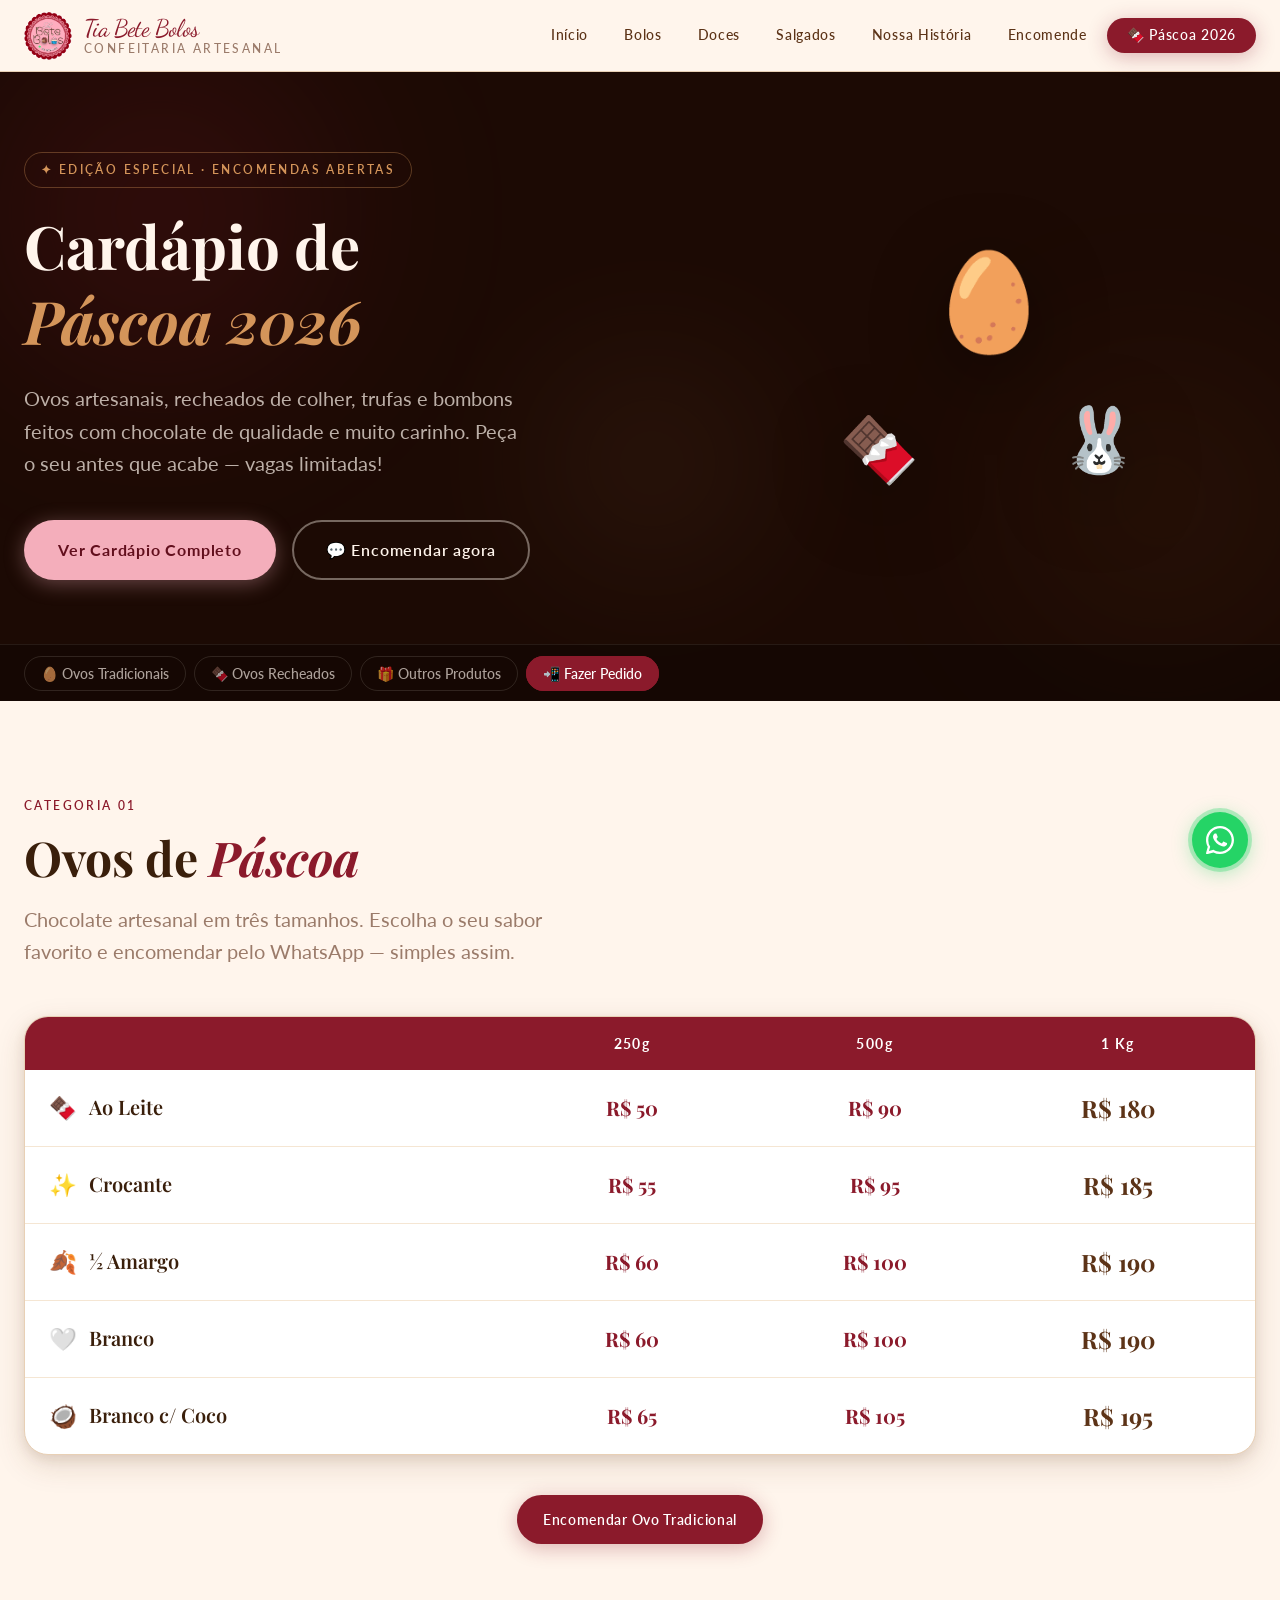
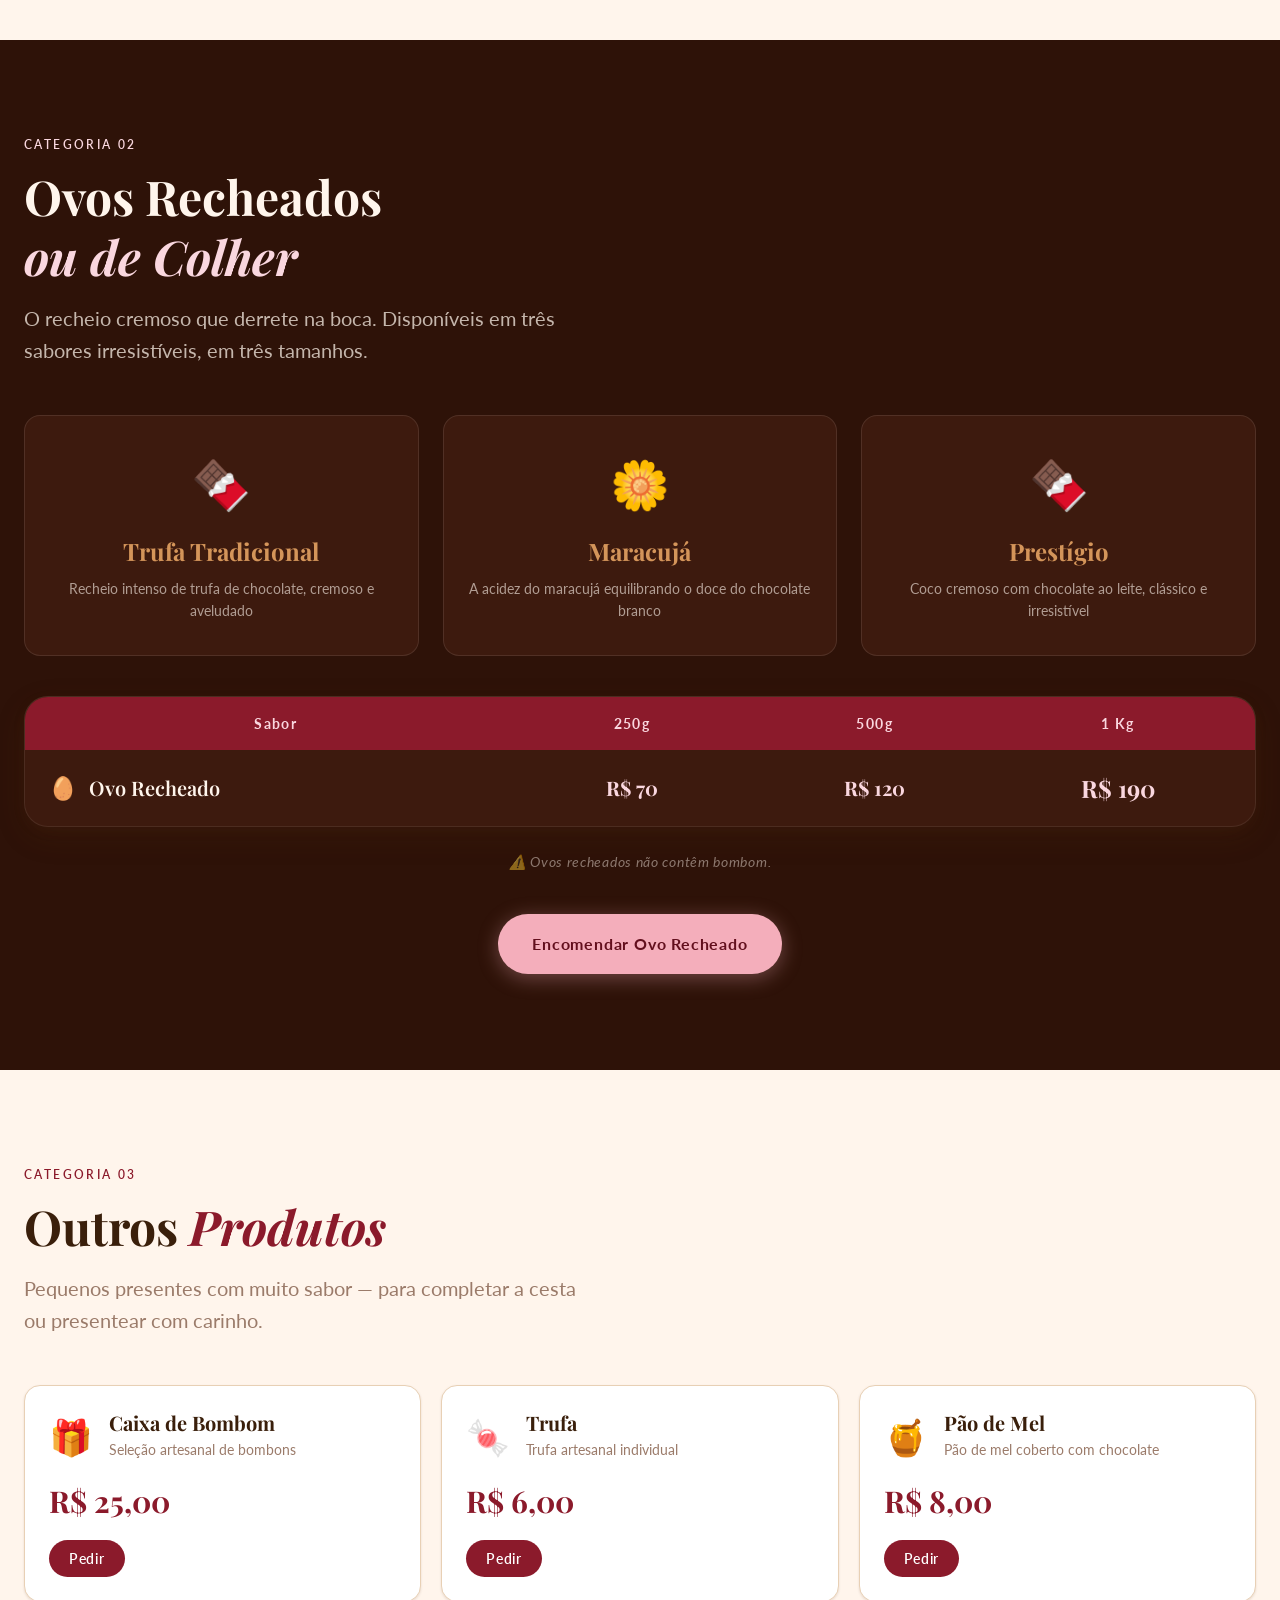
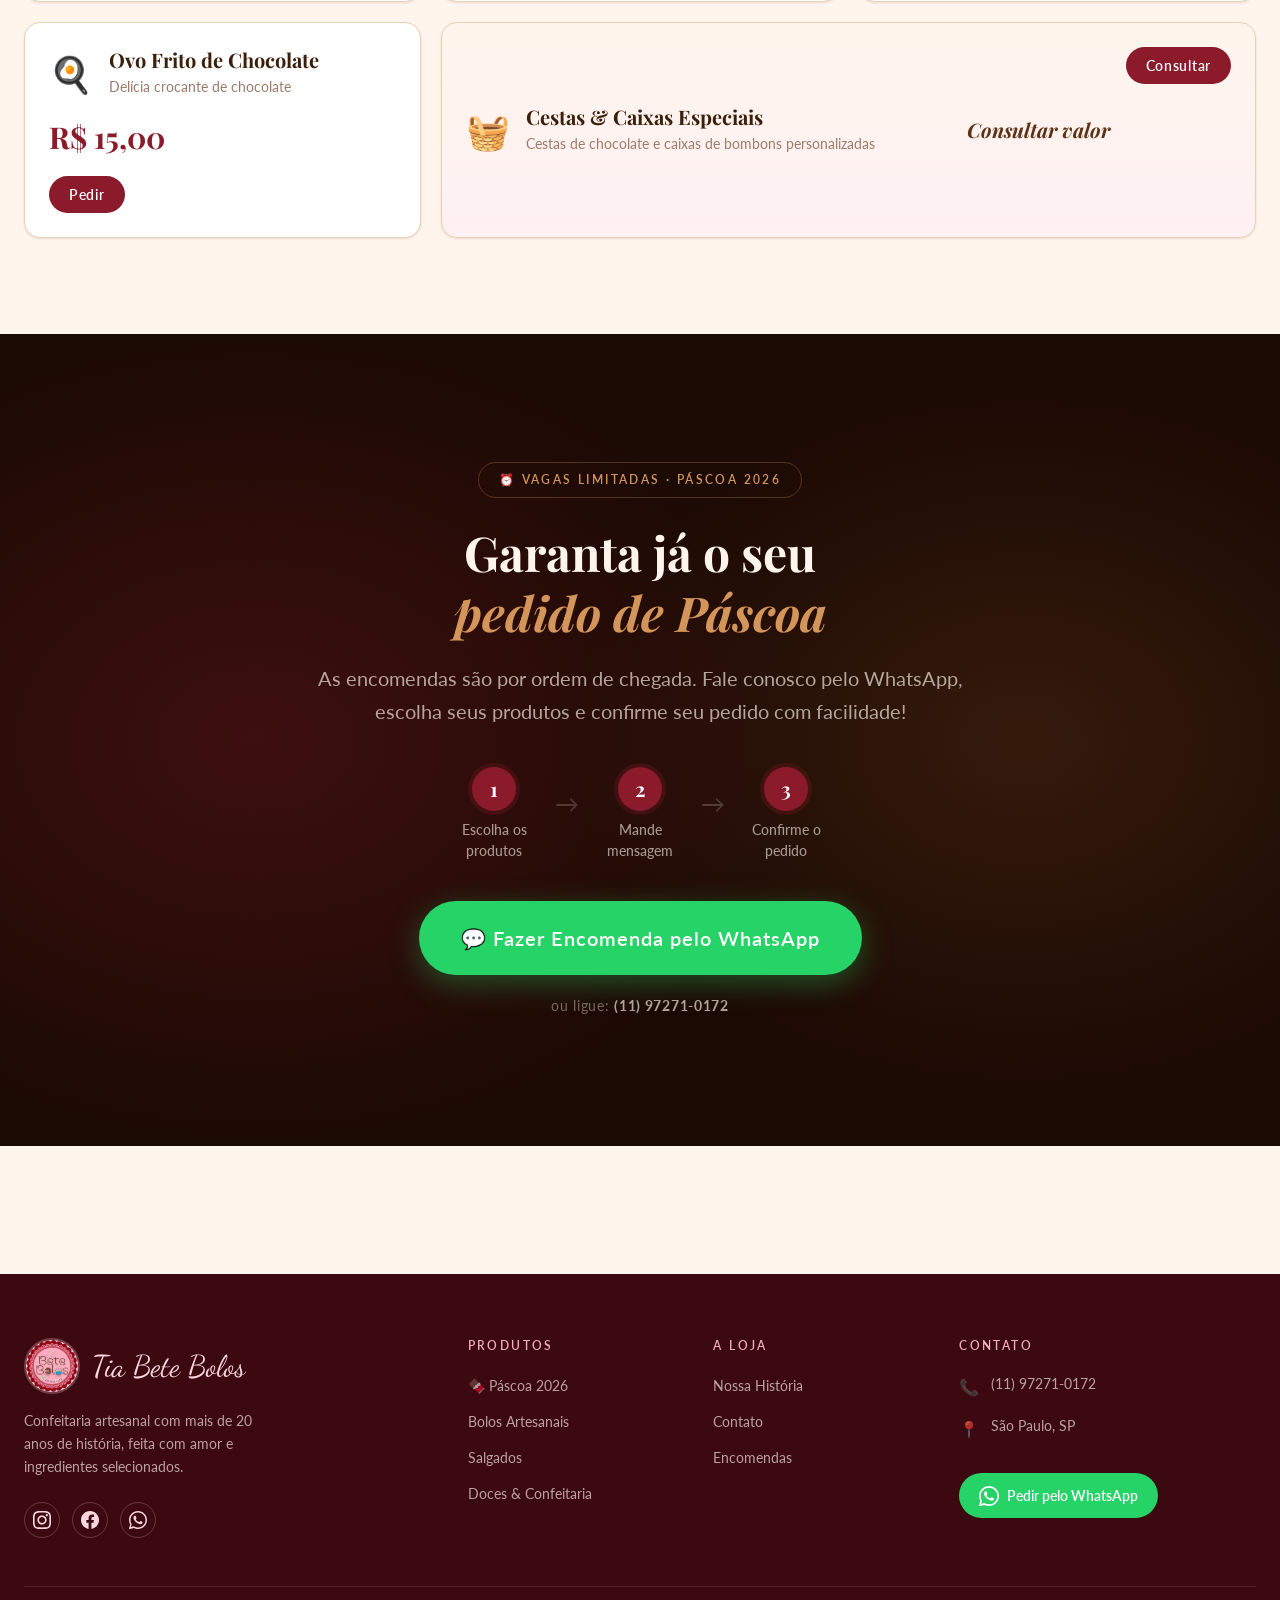
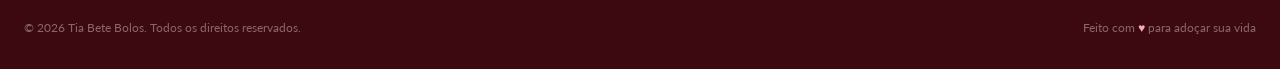
<file: pages/chocolateria.html>
<!DOCTYPE html>
<html lang="pt-BR">
<head>
  <meta charset="UTF-8" />
  <meta name="viewport" content="width=device-width, initial-scale=1.0" />
  <meta name="description" content="Cardápio de Páscoa 2026 — Tia Bete Bolos. Ovos de Páscoa, ovos recheados de colher, trufas, bombons e muito mais. Encomende já pelo WhatsApp!" />
  <title>Páscoa 2026 — Chocolateria | Tia Bete Bolos</title>

  <link rel="preconnect" href="https://fonts.googleapis.com" />
  <link rel="preconnect" href="https://fonts.gstatic.com" crossorigin />
  <link href="https://fonts.googleapis.com/css2?family=Dancing+Script:wght@400;600;700&family=Playfair+Display:ital,wght@0,400;0,600;0,700;1,400;1,600&family=Lato:wght@300;400;700&display=swap" rel="stylesheet" />

  <link rel="stylesheet" href="../css/variables.css" />
  <link rel="stylesheet" href="../css/reset.css" />
  <link rel="stylesheet" href="../css/global.css" />
  <link rel="stylesheet" href="../css/components.css" />
  <link rel="stylesheet" href="../css/animations.css" />
  <link rel="stylesheet" href="../css/chocolateria.css" />
</head>
<body class="page-chocolateria">

  <main id="main">

    <!-- =====================================================
         HERO DA PÁSCOA
         ===================================================== -->
    <section class="choc-hero" aria-label="Páscoa 2026">
      <div class="choc-hero__bg" aria-hidden="true">
        <div class="choc-hero__orb choc-hero__orb--1"></div>
        <div class="choc-hero__orb choc-hero__orb--2"></div>
        <div class="choc-hero__orb choc-hero__orb--3"></div>
      </div>
      <div class="container choc-hero__inner">
        <div class="choc-hero__content">
          <span class="choc-hero__eyebrow">✦ Edição Especial · Encomendas Abertas</span>
          <h1 class="choc-hero__title">
            Cardápio de<br>
            <em>Páscoa 2026</em>
          </h1>
          <p class="choc-hero__desc">
            Ovos artesanais, recheados de colher, trufas e bombons feitos
            com chocolate de qualidade e muito carinho. Peça o seu antes
            que acabe — vagas limitadas!
          </p>
          <div class="choc-hero__actions">
            <a href="#cardapio" class="btn btn--rosa btn--lg">Ver Cardápio Completo</a>
            <a
              href="https://wa.me/5511972710172?text=Olá!%20Quero%20encomendar%20produtos%20de%20Páscoa%202026!%20🍫"
              class="btn btn--outline-creme btn--lg"
              target="_blank" rel="noopener noreferrer"
            >💬 Encomendar agora</a>
          </div>
        </div>
        <div class="choc-hero__visual" aria-hidden="true">
          <div class="choc-hero__egg-wrap">
            <div class="choc-hero__egg">🥚</div>
            <div class="choc-hero__egg choc-hero__egg--2">🍫</div>
            <div class="choc-hero__egg choc-hero__egg--3">🐰</div>
          </div>
        </div>
      </div>

      <!-- Âncoras de navegação interna -->
      <div class="choc-hero__nav" aria-label="Categorias do cardápio">
        <div class="container">
          <ul class="choc-nav-pills" role="list">
            <li><a href="#ovos-tradicionais" class="choc-pill">🥚 Ovos Tradicionais</a></li>
            <li><a href="#ovos-recheados"    class="choc-pill">🍫 Ovos Recheados</a></li>
            <li><a href="#outros-produtos"   class="choc-pill">🎁 Outros Produtos</a></li>
            <li><a href="#encomenda"         class="choc-pill choc-pill--cta">📲 Fazer Pedido</a></li>
          </ul>
        </div>
      </div>
    </section>


    <!-- =====================================================
         SEÇÃO 1 — OVOS DE PÁSCOA TRADICIONAIS
         ===================================================== -->
    <section class="choc-section" id="ovos-tradicionais" aria-labelledby="titulo-tradicionais">
      <div class="container">

        <div class="choc-section__header" data-reveal>
          <span class="section-label">Categoria 01</span>
          <h2 class="section-title" id="titulo-tradicionais">
            Ovos de <em>Páscoa</em>
          </h2>
          <p class="section-subtitle">
            Chocolate artesanal em três tamanhos. Escolha o seu sabor favorito
            e encomendar pelo WhatsApp — simples assim.
          </p>
        </div>

        <!-- Tabela de tamanhos / preços -->
        <div class="choc-price-table" data-reveal data-reveal-delay="1">
          <div class="choc-price-table__sizes" aria-label="Tamanhos disponíveis">
            <span></span>
            <span class="choc-price-table__size-label">250g</span>
            <span class="choc-price-table__size-label">500g</span>
            <span class="choc-price-table__size-label">1 Kg</span>
          </div>

          <div class="choc-price-row">
            <div class="choc-price-row__name">
              <span class="choc-price-row__icon">🍫</span>
              <span>Ao Leite</span>
            </div>
            <span class="choc-price-row__val">R$&nbsp;50</span>
            <span class="choc-price-row__val">R$&nbsp;90</span>
            <span class="choc-price-row__val choc-price-row__val--kg">R$&nbsp;180</span>
          </div>

          <div class="choc-price-row">
            <div class="choc-price-row__name">
              <span class="choc-price-row__icon">✨</span>
              <span>Crocante</span>
            </div>
            <span class="choc-price-row__val">R$&nbsp;55</span>
            <span class="choc-price-row__val">R$&nbsp;95</span>
            <span class="choc-price-row__val choc-price-row__val--kg">R$&nbsp;185</span>
          </div>

          <div class="choc-price-row">
            <div class="choc-price-row__name">
              <span class="choc-price-row__icon">🍂</span>
              <span>½ Amargo</span>
            </div>
            <span class="choc-price-row__val">R$&nbsp;60</span>
            <span class="choc-price-row__val">R$&nbsp;100</span>
            <span class="choc-price-row__val choc-price-row__val--kg">R$&nbsp;190</span>
          </div>

          <div class="choc-price-row">
            <div class="choc-price-row__name">
              <span class="choc-price-row__icon">🤍</span>
              <span>Branco</span>
            </div>
            <span class="choc-price-row__val">R$&nbsp;60</span>
            <span class="choc-price-row__val">R$&nbsp;100</span>
            <span class="choc-price-row__val choc-price-row__val--kg">R$&nbsp;190</span>
          </div>

          <div class="choc-price-row choc-price-row--last">
            <div class="choc-price-row__name">
              <span class="choc-price-row__icon">🥥</span>
              <span>Branco c/ Coco</span>
            </div>
            <span class="choc-price-row__val">R$&nbsp;65</span>
            <span class="choc-price-row__val">R$&nbsp;105</span>
            <span class="choc-price-row__val choc-price-row__val--kg">R$&nbsp;195</span>
          </div>
        </div>

        <div class="choc-section__cta" data-reveal data-reveal-delay="2">
          <a
            href="https://wa.me/5511972710172?text=Olá!%20Quero%20encomendar%20um%20Ovo%20de%20Páscoa%20Tradicional!%20🥚"
            class="btn btn--primary"
            target="_blank" rel="noopener noreferrer"
          >Encomendar Ovo Tradicional</a>
        </div>

      </div>
    </section>


    <!-- =====================================================
         SEÇÃO 2 — OVOS RECHEADOS / COLHER
         ===================================================== -->
    <section class="choc-section choc-section--dark" id="ovos-recheados" aria-labelledby="titulo-recheados">
      <div class="container">

        <div class="choc-section__header" data-reveal>
          <span class="section-label" style="color: var(--color-rosa-light)">Categoria 02</span>
          <h2 class="section-title" id="titulo-recheados" style="color: var(--color-creme)">
            Ovos Recheados<br><em style="color: var(--color-rosa-light)">ou de Colher</em>
          </h2>
          <p class="section-subtitle" style="color: rgba(255,245,236,0.72)">
            O recheio cremoso que derrete na boca. Disponíveis em três
            sabores irresistíveis, em três tamanhos.
          </p>
        </div>

        <!-- Cards de sabor -->
        <div class="choc-flavors" data-reveal data-reveal-delay="1">

          <div class="choc-flavor-card">
            <div class="choc-flavor-card__icon">🍫</div>
            <h3 class="choc-flavor-card__name">Trufa Tradicional</h3>
            <p class="choc-flavor-card__desc">Recheio intenso de trufa de chocolate, cremoso e aveludado</p>
          </div>

          <div class="choc-flavor-card">
            <div class="choc-flavor-card__icon">🌼</div>
            <h3 class="choc-flavor-card__name">Maracujá</h3>
            <p class="choc-flavor-card__desc">A acidez do maracujá equilibrando o doce do chocolate branco</p>
          </div>

          <div class="choc-flavor-card">
            <div class="choc-flavor-card__icon">🍫</div>
            <h3 class="choc-flavor-card__name">Prestígio</h3>
            <p class="choc-flavor-card__desc">Coco cremoso com chocolate ao leite, clássico e irresistível</p>
          </div>

        </div>

        <!-- Tabela de preços recheados -->
        <div class="choc-price-table choc-price-table--dark" data-reveal data-reveal-delay="2">
          <div class="choc-price-table__sizes">
            <span class="choc-price-table__size-label" style="color:var(--color-rosa-light)">Sabor</span>
            <span class="choc-price-table__size-label" style="color:var(--color-rosa-light)">250g</span>
            <span class="choc-price-table__size-label" style="color:var(--color-rosa-light)">500g</span>
            <span class="choc-price-table__size-label" style="color:var(--color-rosa-light)">1 Kg</span>
          </div>
          <div class="choc-price-row choc-price-row--dark choc-price-row--last">
            <div class="choc-price-row__name">
              <span class="choc-price-row__icon">🥚</span>
              <span style="color:var(--color-creme)">Ovo Recheado</span>
            </div>
            <span class="choc-price-row__val" style="color:var(--color-rosa-light)">R$&nbsp;70</span>
            <span class="choc-price-row__val" style="color:var(--color-rosa-light)">R$&nbsp;120</span>
            <span class="choc-price-row__val choc-price-row__val--kg" style="color:var(--color-rosa-light)">R$&nbsp;190</span>
          </div>
        </div>

        <p class="choc-obs" data-reveal data-reveal-delay="3">
          ⚠️ Ovos recheados não contêm bombom.
        </p>

        <div class="choc-section__cta" data-reveal data-reveal-delay="3">
          <a
            href="https://wa.me/5511972710172?text=Olá!%20Quero%20encomendar%20um%20Ovo%20Recheado%20de%20Colher!%20🍫%20Pode%20me%20contar%20mais?"
            class="btn btn--rosa btn--lg"
            target="_blank" rel="noopener noreferrer"
          >Encomendar Ovo Recheado</a>
        </div>

      </div>
    </section>


    <!-- =====================================================
         SEÇÃO 3 — OUTROS PRODUTOS
         ===================================================== -->
    <section class="choc-section" id="outros-produtos" aria-labelledby="titulo-outros">
      <div class="container">

        <div class="choc-section__header" data-reveal>
          <span class="section-label">Categoria 03</span>
          <h2 class="section-title" id="titulo-outros">
            Outros <em>Produtos</em>
          </h2>
          <p class="section-subtitle">
            Pequenos presentes com muito sabor — para completar a cesta
            ou presentear com carinho.
          </p>
        </div>

        <div class="choc-outros-grid" data-reveal data-reveal-delay="1">

          <div class="choc-outro-card">
            <div class="choc-outro-card__top">
              <span class="choc-outro-card__emoji">🎁</span>
              <div class="choc-outro-card__info">
                <h3 class="choc-outro-card__name">Caixa de Bombom</h3>
                <p class="choc-outro-card__desc">Seleção artesanal de bombons</p>
              </div>
            </div>
            <div class="choc-outro-card__price">R$ 25,00</div>
            <a href="https://wa.me/5511972710172?text=Olá!%20Quero%20encomendar%20uma%20Caixa%20de%20Bombom!%20🎁"
               class="choc-outro-card__btn" target="_blank" rel="noopener noreferrer">Pedir</a>
          </div>

          <div class="choc-outro-card">
            <div class="choc-outro-card__top">
              <span class="choc-outro-card__emoji">🍬</span>
              <div class="choc-outro-card__info">
                <h3 class="choc-outro-card__name">Trufa</h3>
                <p class="choc-outro-card__desc">Trufa artesanal individual</p>
              </div>
            </div>
            <div class="choc-outro-card__price">R$ 6,00</div>
            <a href="https://wa.me/5511972710172?text=Olá!%20Quero%20encomendar%20Trufas!%20🍬"
               class="choc-outro-card__btn" target="_blank" rel="noopener noreferrer">Pedir</a>
          </div>

          <div class="choc-outro-card">
            <div class="choc-outro-card__top">
              <span class="choc-outro-card__emoji">🍯</span>
              <div class="choc-outro-card__info">
                <h3 class="choc-outro-card__name">Pão de Mel</h3>
                <p class="choc-outro-card__desc">Pão de mel coberto com chocolate</p>
              </div>
            </div>
            <div class="choc-outro-card__price">R$ 8,00</div>
            <a href="https://wa.me/5511972710172?text=Olá!%20Quero%20encomendar%20Pão%20de%20Mel!%20🍯"
               class="choc-outro-card__btn" target="_blank" rel="noopener noreferrer">Pedir</a>
          </div>

          <div class="choc-outro-card">
            <div class="choc-outro-card__top">
              <span class="choc-outro-card__emoji">🍳</span>
              <div class="choc-outro-card__info">
                <h3 class="choc-outro-card__name">Ovo Frito de Chocolate</h3>
                <p class="choc-outro-card__desc">Delícia crocante de chocolate</p>
              </div>
            </div>
            <div class="choc-outro-card__price">R$ 15,00</div>
            <a href="https://wa.me/5511972710172?text=Olá!%20Quero%20encomendar%20Ovo%20Frito%20de%20Chocolate!%20🍳"
               class="choc-outro-card__btn" target="_blank" rel="noopener noreferrer">Pedir</a>
          </div>

          <div class="choc-outro-card choc-outro-card--consultar">
            <div class="choc-outro-card__top">
              <span class="choc-outro-card__emoji">🧺</span>
              <div class="choc-outro-card__info">
                <h3 class="choc-outro-card__name">Cestas & Caixas Especiais</h3>
                <p class="choc-outro-card__desc">Cestas de chocolate e caixas de bombons personalizadas</p>
              </div>
            </div>
            <div class="choc-outro-card__price choc-outro-card__price--consultar">Consultar valor</div>
            <a href="https://wa.me/5511972710172?text=Olá!%20Quero%20montar%20uma%20cesta%20ou%20caixa%20especial%20de%20Páscoa!%20🧺"
               class="choc-outro-card__btn" target="_blank" rel="noopener noreferrer">Consultar</a>
          </div>

        </div>
      </div>
    </section>


    <!-- =====================================================
         SEÇÃO 4 — CTA ENCOMENDA
         ===================================================== -->
    <section class="choc-encomenda" id="encomenda" aria-label="Fazer encomenda">
      <div class="choc-encomenda__bg" aria-hidden="true"></div>
      <div class="container choc-encomenda__inner">
        <div class="choc-encomenda__content" data-reveal>
          <span class="choc-encomenda__eyebrow">⏰ Vagas limitadas · Páscoa 2026</span>
          <h2 class="choc-encomenda__title">
            Garanta já o seu<br><em>pedido de Páscoa</em>
          </h2>
          <p class="choc-encomenda__desc">
            As encomendas são por ordem de chegada. Fale conosco pelo
            WhatsApp, escolha seus produtos e confirme seu pedido com
            facilidade!
          </p>
          <div class="choc-encomenda__steps">
            <div class="choc-step">
              <span class="choc-step__num">1</span>
              <span class="choc-step__label">Escolha os produtos</span>
            </div>
            <span class="choc-step__arrow" aria-hidden="true">→</span>
            <div class="choc-step">
              <span class="choc-step__num">2</span>
              <span class="choc-step__label">Mande mensagem</span>
            </div>
            <span class="choc-step__arrow" aria-hidden="true">→</span>
            <div class="choc-step">
              <span class="choc-step__num">3</span>
              <span class="choc-step__label">Confirme o pedido</span>
            </div>
          </div>
          <a
            href="https://wa.me/5511972710172?text=Olá,%20Tia%20Bete!%20Vim%20pelo%20site%20e%20quero%20encomendar%20produtos%20de%20Páscoa%202026!%20🐣🍫"
            class="btn btn--encomenda btn--lg"
            target="_blank"
            rel="noopener noreferrer"
          >
            💬 Fazer Encomenda pelo WhatsApp
          </a>
          <p class="choc-encomenda__tel">ou ligue: <strong>(11) 97271-0172</strong></p>
        </div>
      </div>
    </section>

  </main>


  <footer id="main-footer"></footer>

  <script src="../js/nav.js"></script>   
  <script src="../js/main.js"></script>
  <script src="../js/menu.js"></script>
  <script src="../js/whatsapp.js"></script>
</body>
</html>
</file>
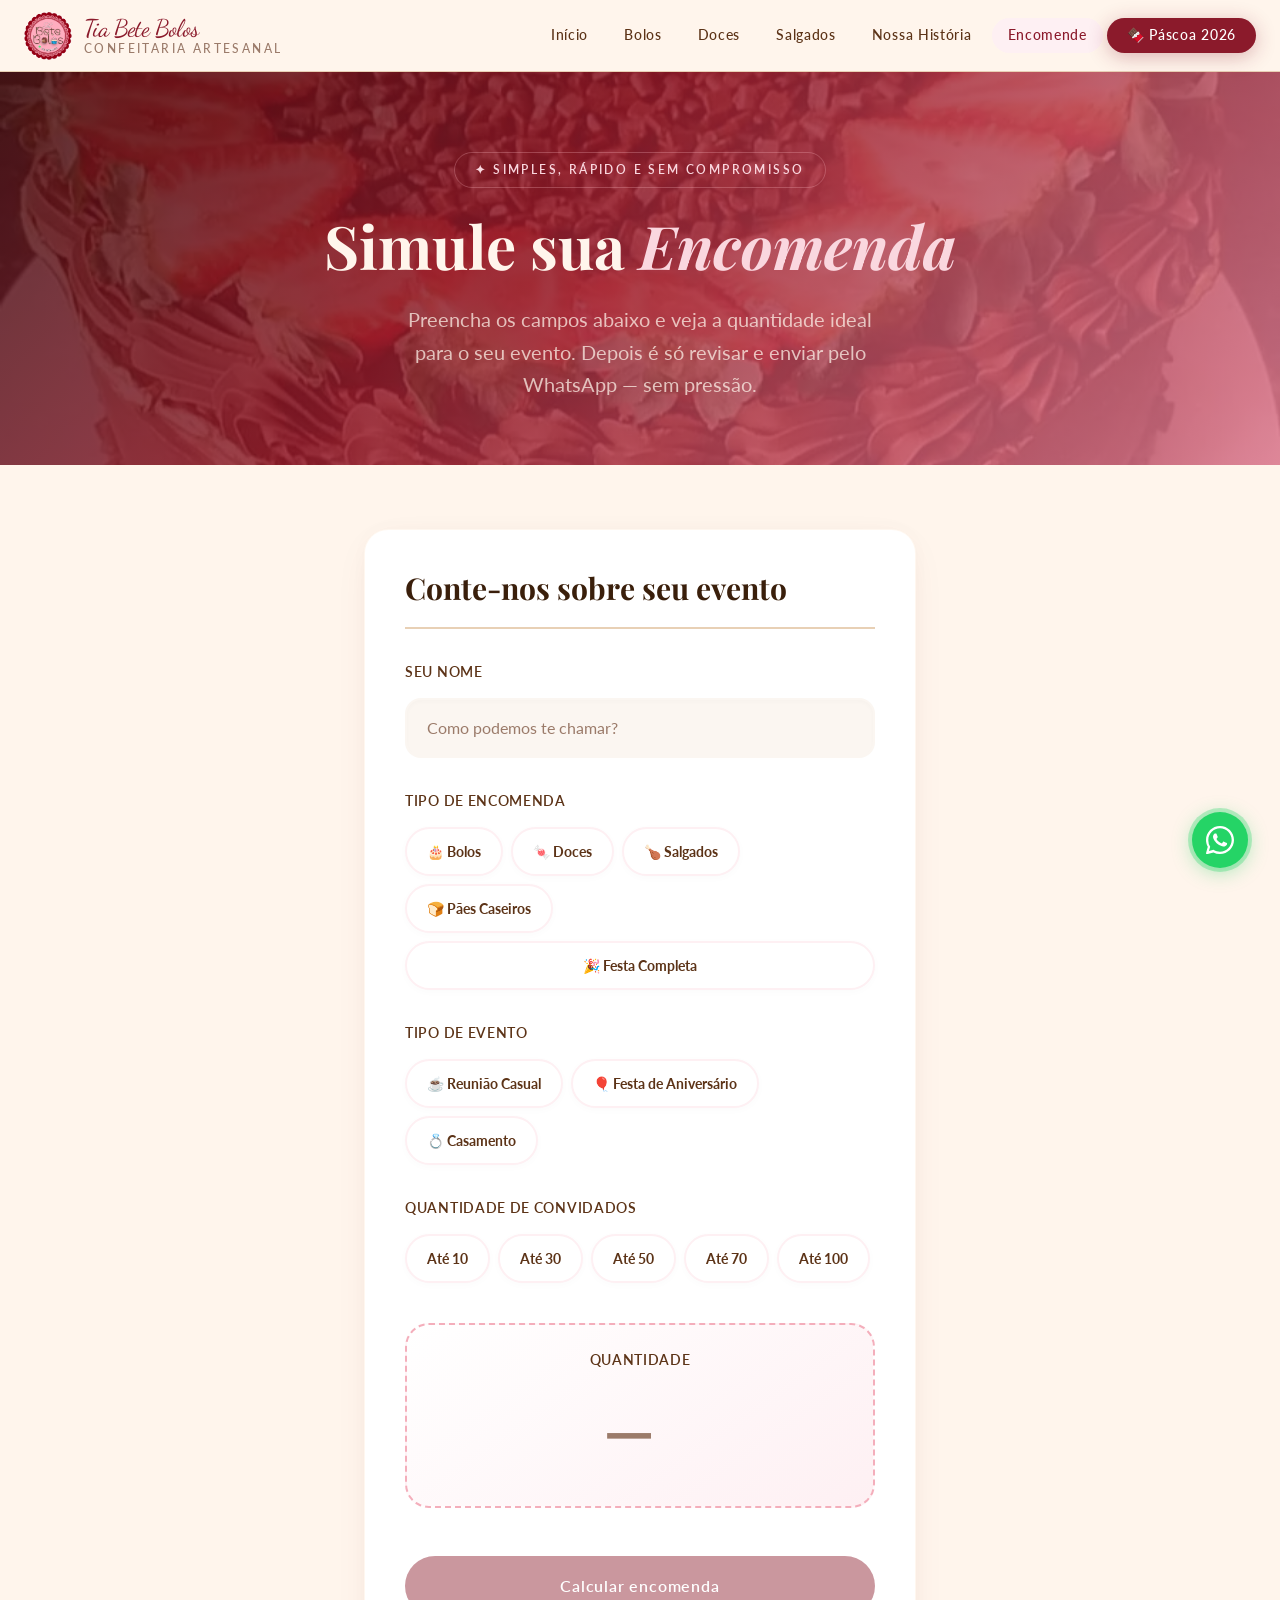
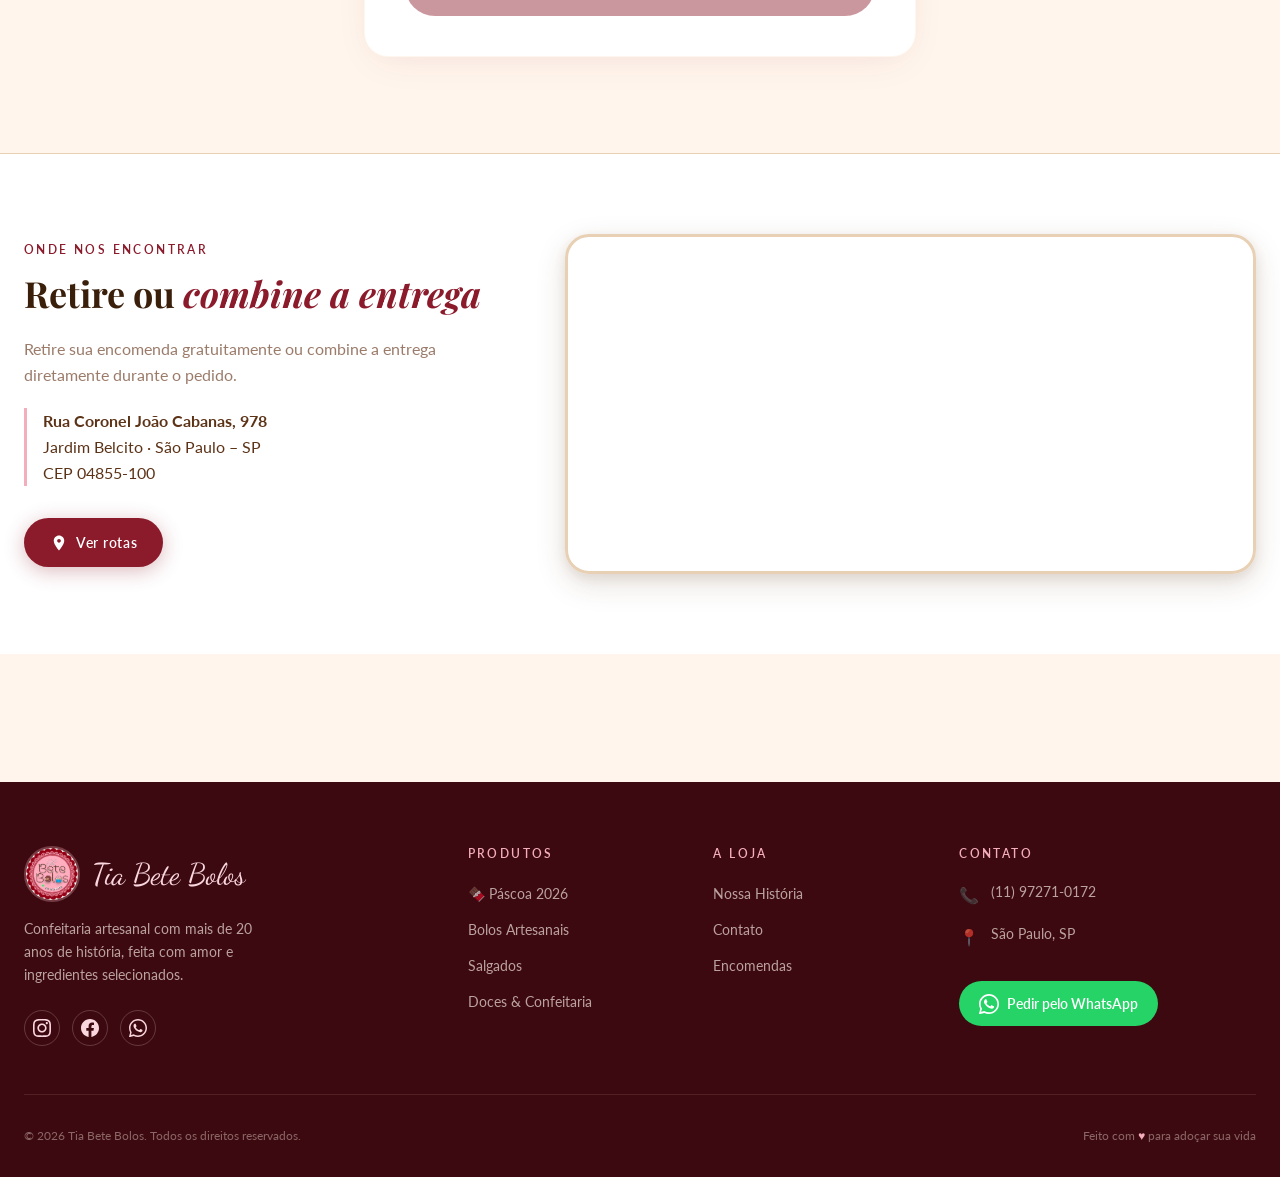
<file: pages/contato.html>
<!DOCTYPE html>
<html lang="pt-BR">
<head>
  <meta charset="UTF-8"/>
  <meta name="viewport" content="width=device-width, initial-scale=1.0"/>
  <meta name="description" content="Simule sua encomenda na Tia Bete Bolos — bolos, doces, salgados e festas completas. Calculamos a quantidade ideal e você envia direto pelo WhatsApp."/>
  <title>Encomende | Tia Bete Bolos</title>
  <link rel="preconnect" href="https://fonts.googleapis.com"/>
  <link rel="preconnect" href="https://fonts.gstatic.com" crossorigin/>
  <link href="https://fonts.googleapis.com/css2?family=Dancing+Script:wght@400;600;700&family=Playfair+Display:ital,wght@0,400;0,600;0,700;1,400;1,600&family=Lato:wght@300;400;700&display=swap" rel="stylesheet"/>
  <link rel="stylesheet" href="../css/variables.css"/>
  <link rel="stylesheet" href="../css/reset.css"/>
  <link rel="stylesheet" href="../css/global.css"/>
  <link rel="stylesheet" href="../css/components.css"/>
  <link rel="stylesheet" href="../css/animations.css"/>
  <link rel="stylesheet" href="../css/contato.css"/>
</head>
<body>

  <header id="main-header"></header>

  <main id="main">

    <!-- =====================================================
         HERO
         ===================================================== -->
    <section class="enc-hero" aria-label="Faça sua encomenda" data-bg-pool="encomende">
      <div class="container enc-hero__inner">
        <span class="enc-hero__eyebrow">✦ Simples, rápido e sem compromisso</span>
        <h1 class="enc-hero__title">Simule sua <em>Encomenda</em></h1>
        <p class="enc-hero__desc">
          Preencha os campos abaixo e veja a quantidade ideal para o seu evento.
          Depois é só revisar e enviar pelo WhatsApp — sem pressão.
        </p>
      </div>
    </section>

    <!-- =====================================================
         FORMULÁRIO + RESULTADO
         ===================================================== -->
    <section class="enc-form-section" aria-label="Simulador de encomenda">
      <div class="container enc-layout">

        <!-- FORMULÁRIO -->
        <div class="enc-card" id="enc-form-card">
          <h2 class="enc-card__title">Conte-nos sobre seu evento</h2>

          <!-- Campo: Nome -->
          <div class="enc-field">
            <label class="enc-label" for="campo-nome">Seu nome</label>
            <input
              class="enc-input"
              type="text"
              id="campo-nome"
              placeholder="Como podemos te chamar?"
              autocomplete="given-name"
            />
          </div>

          <!-- Campo: Tipo de encomenda -->
          <div class="enc-field">
            <label class="enc-label">Tipo de encomenda</label>
            <div class="enc-chips" role="group" aria-label="Tipo de encomenda">
              <button class="enc-chip" data-group="tipo" data-value="bolos"    type="button">🎂 Bolos</button>
              <button class="enc-chip" data-group="tipo" data-value="doces"    type="button">🍬 Doces</button>
              <button class="enc-chip" data-group="tipo" data-value="salgados" type="button">🍗 Salgados</button>
              <button class="enc-chip" data-group="tipo" data-value="paes"     type="button">🍞 Pães Caseiros</button>
              <button class="enc-chip enc-chip--full" data-group="tipo" data-value="festa" type="button">🎉 Festa Completa</button>
            </div>
          </div>

          <!-- Campo: Tipo de evento -->
          <div class="enc-field">
            <label class="enc-label">Tipo de evento</label>
            <div class="enc-chips" role="group" aria-label="Tipo de evento">
              <button class="enc-chip" data-group="evento" data-value="casual"      type="button">☕ Reunião Casual</button>
              <button class="enc-chip" data-group="evento" data-value="aniversario" type="button">🎈 Festa de Aniversário</button>
              <button class="enc-chip" data-group="evento" data-value="casamento"   type="button">💍 Casamento</button>
            </div>
          </div>

          <!-- Campo: Convidados -->
          <div class="enc-field">
            <label class="enc-label">Quantidade de convidados</label>
            <div class="enc-chips" role="group" aria-label="Quantidade de convidados">
              <button class="enc-chip" data-group="convidados" data-value="10"  type="button">Até 10</button>
              <button class="enc-chip" data-group="convidados" data-value="30"  type="button">Até 30</button>
              <button class="enc-chip" data-group="convidados" data-value="50"  type="button">Até 50</button>
              <button class="enc-chip" data-group="convidados" data-value="70"  type="button">Até 70</button>
              <button class="enc-chip" data-group="convidados" data-value="100" type="button">Até 100</button>
            </div>
          </div>

          <!-- Campo: Quantidade calculada (dinâmico) -->
          <div class="enc-field enc-field--qty" id="campo-qty-wrap" aria-live="polite">
            <label class="enc-label" id="qty-label">Quantidade</label>
            <div class="enc-qty-row">
              <input
                class="enc-input enc-input--qty"
                type="number"
                id="campo-qty"
                min="1"
                step="1"
                placeholder="—"
              />
              <span class="enc-qty-unit" id="qty-unit"></span>
            </div>
            <p class="enc-qty-hint" id="qty-hint"></p>
          </div>

          <!-- Botão calcular -->
          <button class="btn btn--primary enc-btn-calcular" id="btn-calcular" type="button" disabled>
            Calcular encomenda
          </button>
        </div>

        <!-- RESULTADO -->
        <div class="enc-result" id="enc-result" aria-live="polite" hidden>
          <div class="enc-result__header">
            <span class="enc-result__icon" id="result-icon">🎂</span>
            <div>
              <p class="enc-result__label">Estimativa para</p>
              <h2 class="enc-result__name" id="result-name">—</h2>
            </div>
          </div>

          <div class="enc-result__items" id="result-items">
            <!-- itens injetados pelo JS -->
          </div>

          <div class="enc-result__disclaimer">
            <span class="enc-result__disclaimer-icon">ℹ️</span>
            <p>
              Estas são sugestões baseadas em dados reais de Catering e mais de
              <strong>20 anos de experiência</strong> em confeitaria. Você poderá
              ajustar as quantidades diretamente no WhatsApp antes de enviar.
            </p>
          </div>

          <button class="btn btn--whatsapp enc-btn-wa" id="btn-whatsapp" type="button">
            <svg xmlns="http://www.w3.org/2000/svg" viewBox="0 0 24 24" width="22" height="22" fill="currentColor" aria-hidden="true"><path d="M17.472 14.382c-.297-.149-1.758-.867-2.03-.967-.273-.099-.471-.148-.67.15-.197.297-.767.966-.94 1.164-.173.199-.347.223-.644.075-.297-.15-1.255-.463-2.39-1.475-.883-.788-1.48-1.761-1.653-2.059-.173-.297-.018-.458.13-.606.134-.133.298-.347.446-.52.149-.174.198-.298.298-.497.099-.198.05-.371-.025-.52-.075-.149-.669-1.612-.916-2.207-.242-.579-.487-.5-.669-.51-.173-.008-.371-.01-.57-.01-.198 0-.52.074-.792.372-.272.297-1.04 1.016-1.04 2.479 0 1.462 1.065 2.875 1.213 3.074.149.198 2.096 3.2 5.077 4.487.709.306 1.262.489 1.694.625.712.227 1.36.195 1.871.118.571-.085 1.758-.719 2.006-1.413.248-.694.248-1.289.173-1.413-.074-.124-.272-.198-.57-.347z"/><path d="M12 0C5.373 0 0 5.373 0 12c0 2.123.554 4.118 1.528 5.855L.057 23.215a.75.75 0 00.918.928l5.42-1.461A11.945 11.945 0 0012 24c6.627 0 12-5.373 12-12S18.627 0 12 0zm0 22c-1.907 0-3.699-.504-5.252-1.385l-.372-.216-3.865 1.043 1.065-3.755-.236-.384A9.956 9.956 0 012 12C2 6.477 6.477 2 12 2s10 4.477 10 10-4.477 10-10 10z"/></svg>
            Solicitar orçamento pelo WhatsApp
          </button>
          <p class="enc-result__wa-note">Você poderá revisar e editar a mensagem antes de enviar.</p>
        </div>

      </div>
    </section>


    <!-- =====================================================
         LOCALIZAÇÃO
         ===================================================== -->
    <section class="enc-location" aria-label="Localização da loja">
      <div class="container enc-location__inner">

        <div class="enc-location__info">
          <span class="section-label">Onde nos encontrar</span>
          <h2 class="enc-location__title">Retire ou <em>combine a entrega</em></h2>
          <p class="enc-location__desc">
            Retire sua encomenda gratuitamente ou combine a entrega diretamente durante o pedido.
          </p>
          <address class="enc-location__address">
            <strong>Rua Coronel João Cabanas, 978</strong><br/>
            Jardim Belcito · São Paulo – SP<br/>
            CEP 04855-100
          </address>
          <a
            href="https://www.google.com/maps/dir/?api=1&destination=Rua+Coronel+João+Cabanas+978+Jardim+Belcito+São+Paulo+SP"
            class="btn btn--primary enc-location__btn"
            target="_blank"
            rel="noopener noreferrer"
            aria-label="Ver rotas no Google Maps"
          >
            <svg xmlns="http://www.w3.org/2000/svg" viewBox="0 0 24 24" width="18" height="18" fill="currentColor" aria-hidden="true"><path d="M12 2C8.13 2 5 5.13 5 9c0 5.25 7 13 7 13s7-7.75 7-13c0-3.87-3.13-7-7-7zm0 9.5c-1.38 0-2.5-1.12-2.5-2.5s1.12-2.5 2.5-2.5 2.5 1.12 2.5 2.5-1.12 2.5-2.5 2.5z"/></svg>
            Ver rotas
          </a>
        </div>

        <div class="enc-location__map">
          <iframe
            title="Localização Tia Bete Bolos"
            src="https://www.google.com/maps/embed?pb=!1m18!1m12!1m3!1d3654.7!2d-46.6923167!3d-23.7636182!2m3!1f0!2f0!3f0!3m2!1i1024!2i768!4f13.1!3m3!1m2!1s0x0%3A0x0!2zMjPCsDQ1JzQ5LjAiUyA0NsKwNDEnMzIuMyJX!5e0!3m2!1spt-BR!2sbr!4v1234567890"
            width="100%"
            height="100%"
            style="border:0;"
            allowfullscreen=""
            loading="lazy"
            referrerpolicy="no-referrer-when-downgrade"
          ></iframe>
        </div>

      </div>
    </section>

  </main>

  <footer id="main-footer"></footer>

  <script src="../js/nav.js"></script>
  <script src="../js/menu.js"></script>
  <script src="../js/gallery-pools.js"></script>
  <script src="../js/contato.js"></script>
</body>
</html>
</file>
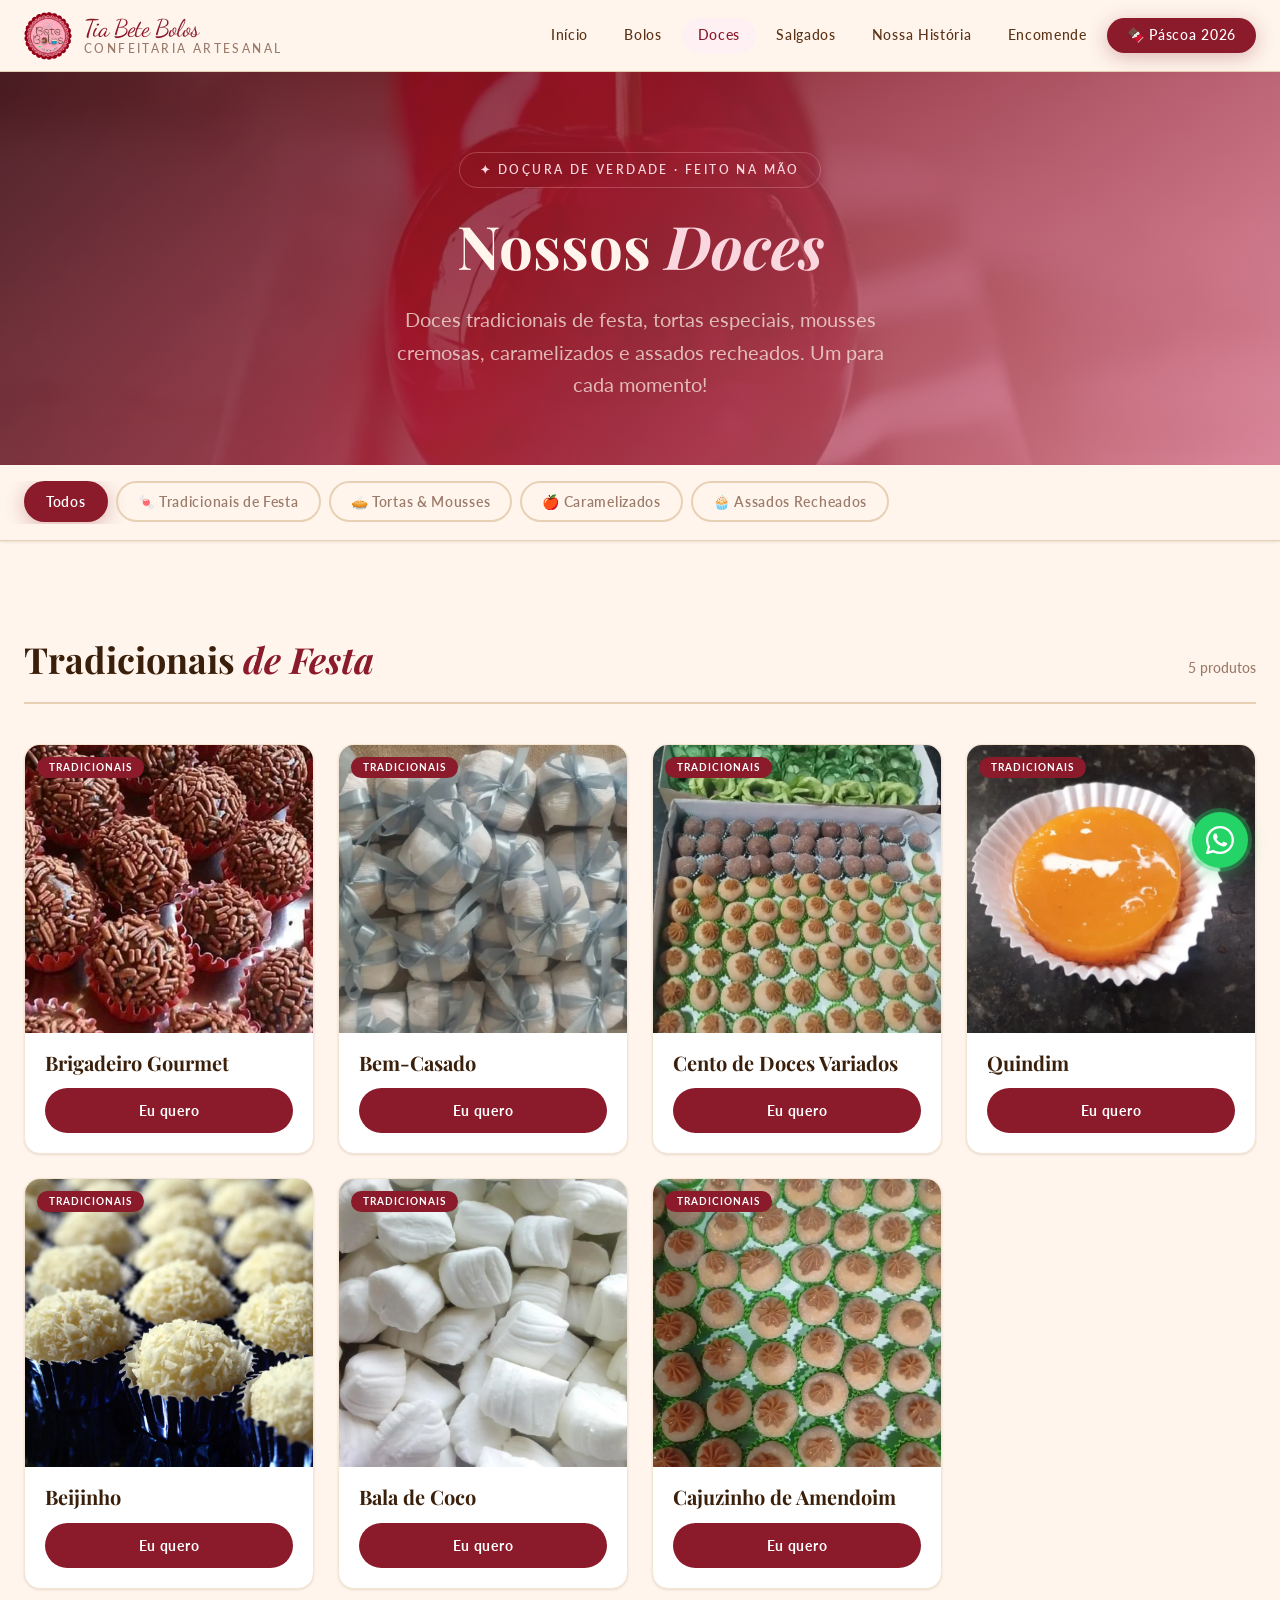
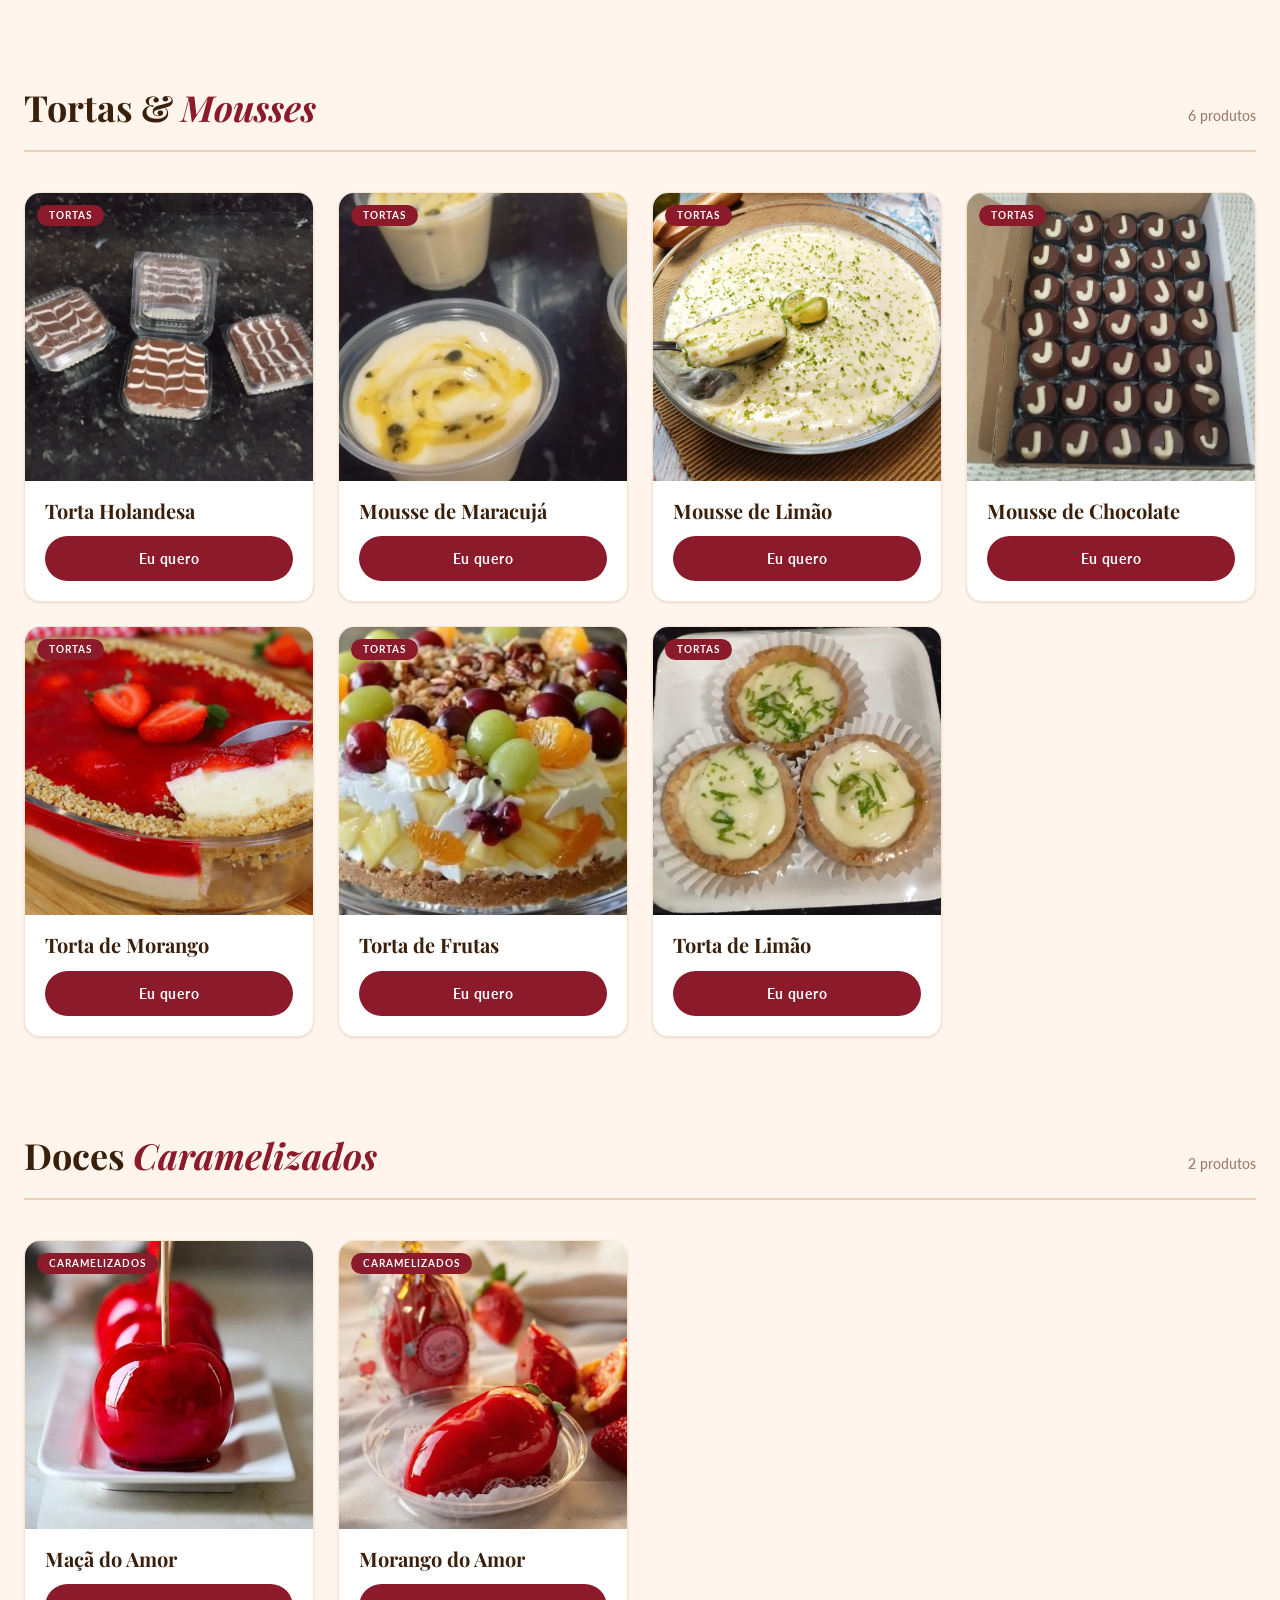
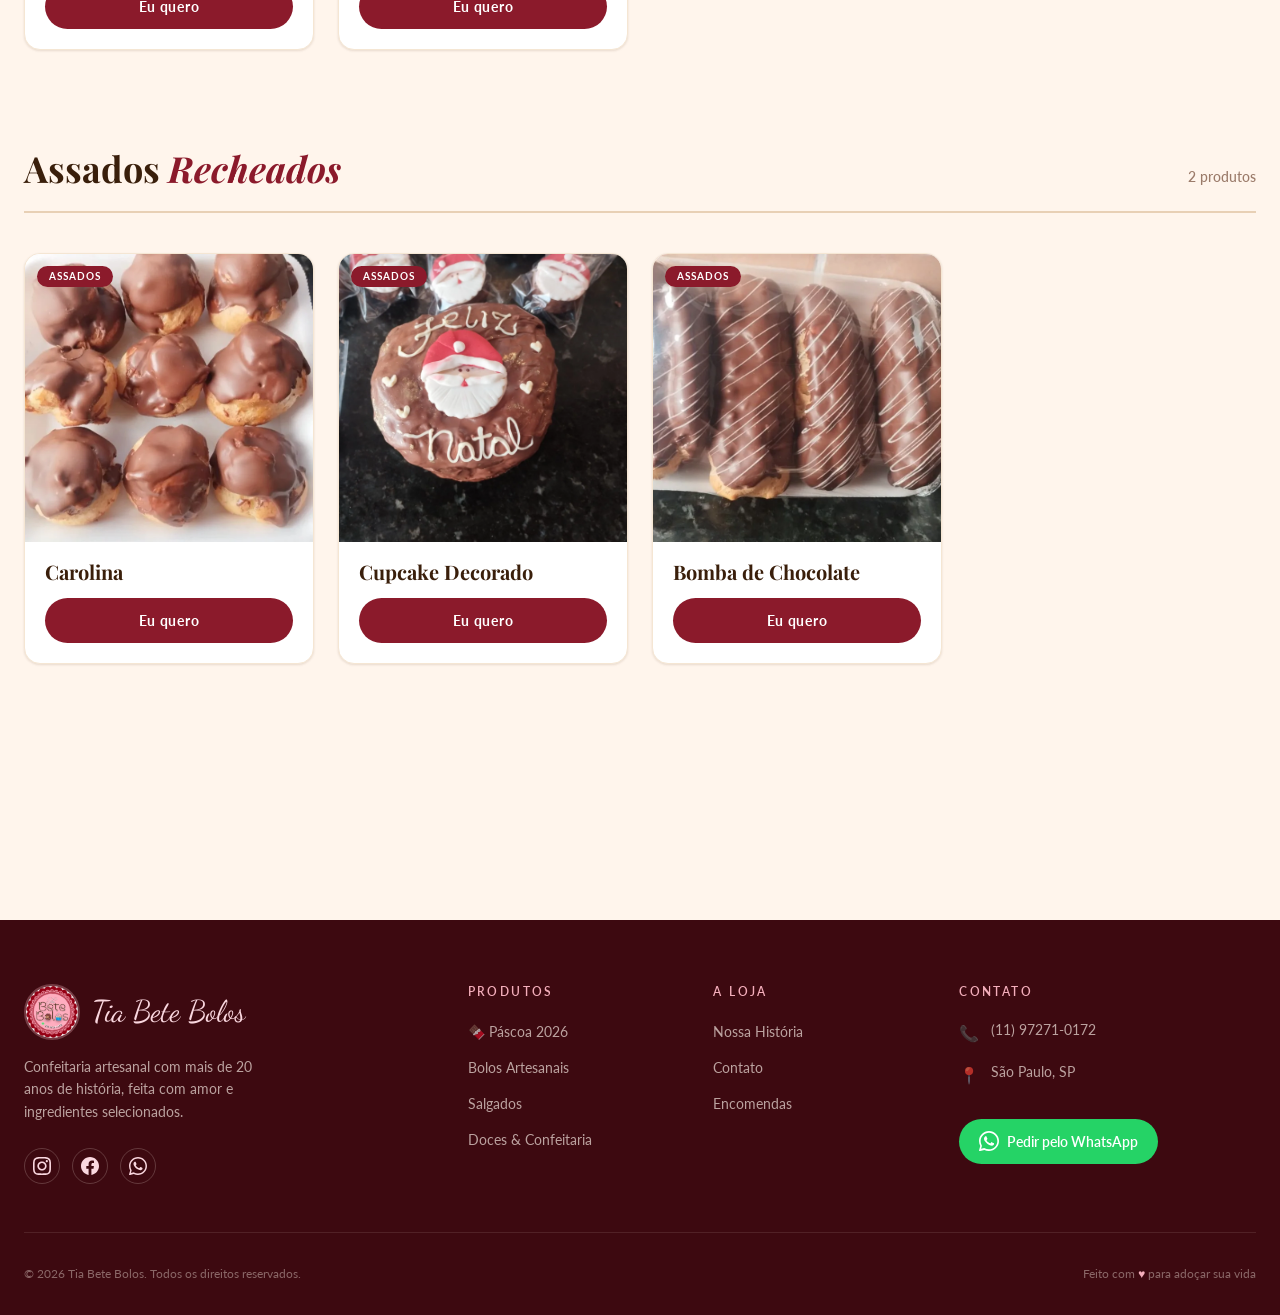
<file: pages/doces.html>
<!DOCTYPE html>
<html lang="pt-BR">
<head>
  <meta charset="UTF-8"/>
  <meta name="viewport" content="width=device-width, initial-scale=1.0"/>
  <meta name="description" content="Doces artesanais da Tia Bete — brigadeiros, tortas, mousses, doces caramelizados e muito mais. Encomende pelo WhatsApp!"/>
  <title>Doces | Tia Bete Bolos</title>
  <link rel="preconnect" href="https://fonts.googleapis.com"/>
  <link rel="preconnect" href="https://fonts.gstatic.com" crossorigin/>
  <link href="https://fonts.googleapis.com/css2?family=Dancing+Script:wght@400;600;700&family=Playfair+Display:ital,wght@0,400;0,600;0,700;1,400;1,600&family=Lato:wght@300;400;700&display=swap" rel="stylesheet"/>
  <link rel="stylesheet" href="../css/variables.css"/>
  <link rel="stylesheet" href="../css/reset.css"/>
  <link rel="stylesheet" href="../css/global.css"/>
  <link rel="stylesheet" href="../css/components.css"/>
  <link rel="stylesheet" href="../css/animations.css"/>
  <link rel="stylesheet" href="../css/catalog.css"/>
</head>
<body>

  <main id="main">

    <section class="catalog-hero" aria-label="Doces artesanais" data-bg-pool="doces">
      <div class="container">
        <span class="catalog-hero__eyebrow">✦ Doçura de verdade · Feito na mão</span>
        <h1 class="catalog-hero__title">Nossos <em>Doces</em></h1>
        <p class="catalog-hero__desc">Doces tradicionais de festa, tortas especiais, mousses cremosas, caramelizados e assados recheados. Um para cada momento!</p>
      </div>
    </section>

    <div class="catalog-filters" role="navigation" aria-label="Filtrar por categoria">
      <div class="container catalog-filters__inner">
        <button class="catalog-filter-btn is-active" data-filter="todos">Todos</button>
        <button class="catalog-filter-btn" data-filter="tradicionais">🍬 Tradicionais de Festa</button>
        <button class="catalog-filter-btn" data-filter="tortas">🥧 Tortas & Mousses</button>
        <button class="catalog-filter-btn" data-filter="caramelizados">🍎 Caramelizados</button>
        <button class="catalog-filter-btn" data-filter="assados">🧁 Assados Recheados</button>
      </div>
    </div>

    <div class="container" style="padding-top: var(--space-8); padding-bottom: var(--space-24);">

      <!-- TRADICIONAIS DE FESTA -->
      <section class="catalog-section" data-category="tradicionais" aria-labelledby="cat-tradicionais">
        <div class="catalog-section__header">
          <h2 class="catalog-section__title" id="cat-tradicionais">Tradicionais <em>de Festa</em></h2>
          <span class="catalog-section__count">5 produtos</span>
        </div>
        <!-- INJEÇÃO VIA JS -->
        <div class="catalog-grid"></div>
      </section>

      <!-- TORTAS & MOUSSES -->
      <section class="catalog-section" data-category="tortas" aria-labelledby="cat-tortas">
        <div class="catalog-section__header">
          <h2 class="catalog-section__title" id="cat-tortas">Tortas & <em>Mousses</em></h2>
          <span class="catalog-section__count">6 produtos</span>
        </div>
        <!-- INJEÇÃO VIA JS -->
        <div class="catalog-grid"></div>
      </section>

      <!-- CARAMELIZADOS -->
      <section class="catalog-section" data-category="caramelizados" aria-labelledby="cat-caramelizados">
        <div class="catalog-section__header">
          <h2 class="catalog-section__title" id="cat-caramelizados">Doces <em>Caramelizados</em></h2>
          <span class="catalog-section__count">2 produtos</span>
        </div>
        <!-- INJEÇÃO VIA JS -->
        <div class="catalog-grid"></div>
      </section>

      <!-- ASSADOS RECHEADOS -->
      <section class="catalog-section" data-category="assados" aria-labelledby="cat-assados">
        <div class="catalog-section__header">
          <h2 class="catalog-section__title" id="cat-assados">Assados <em>Recheados</em></h2>
          <span class="catalog-section__count">2 produtos</span>
        </div>
        <!-- INJEÇÃO VIA JS -->
        <div class="catalog-grid"></div>
      </section>

    </div>
  </main>

  <footer id="main-footer"></footer>

  <script src="../js/nav.js"></script>
  <script src="../js/main.js"></script>
  <script src="../js/menu.js"></script>
  <script src="../js/whatsapp.js"></script>
  <script src="../js/gallery-pools.js"></script>
  <script src="../js/catalog.js"></script>
</body>
</html>
</file>
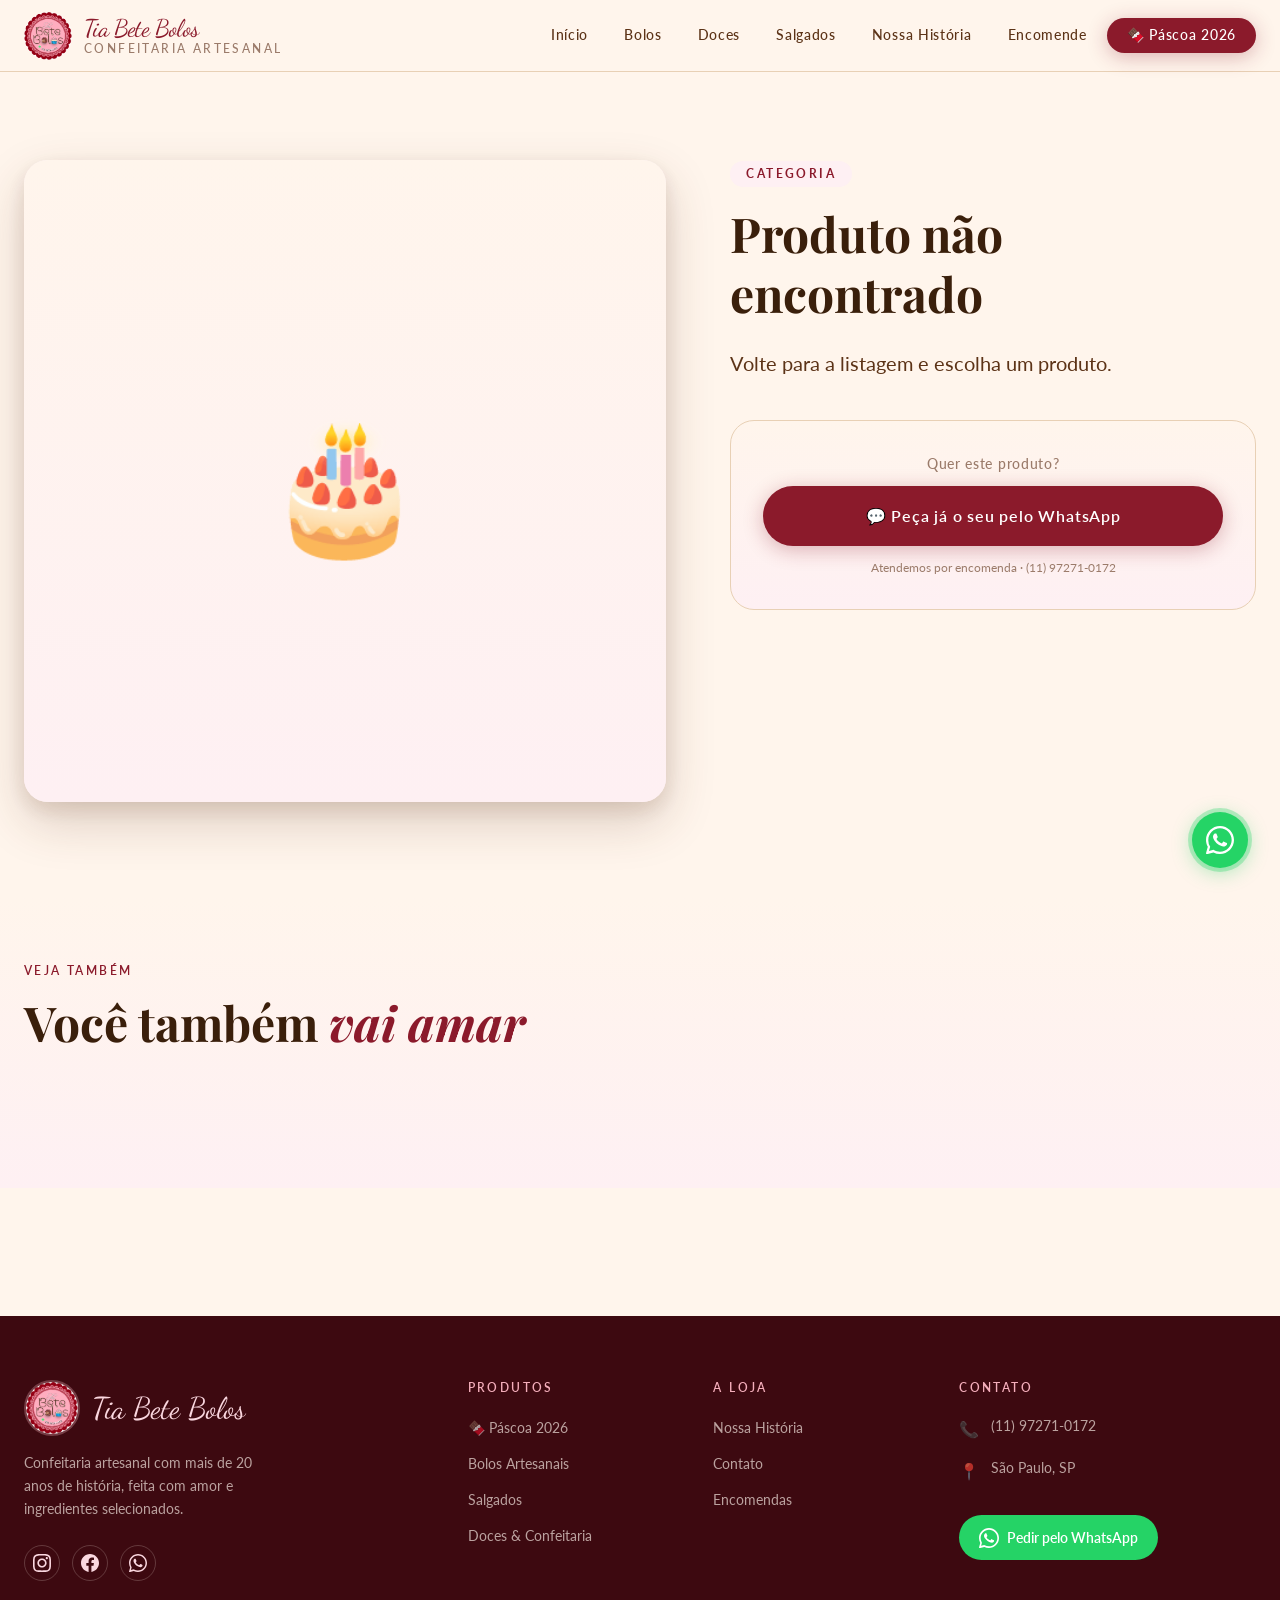
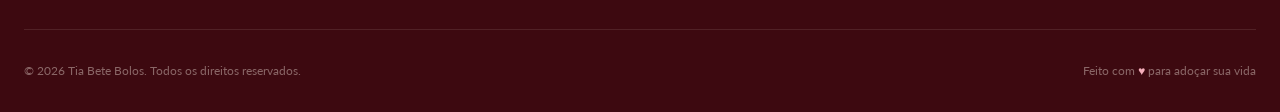
<file: pages/produto.html>
<!DOCTYPE html>
<html lang="pt-BR">
<head>
  <meta charset="UTF-8"/>
  <meta name="viewport" content="width=device-width, initial-scale=1.0"/>
  <meta name="description" content="Produto artesanal da Tia Bete Bolos. Encomende pelo WhatsApp!"/>
  <title>Produto | Tia Bete Bolos</title>
  <link rel="preconnect" href="https://fonts.googleapis.com"/>
  <link rel="preconnect" href="https://fonts.gstatic.com" crossorigin/>
  <link href="https://fonts.googleapis.com/css2?family=Dancing+Script:wght@400;600;700&family=Playfair+Display:ital,wght@0,400;0,600;0,700;1,400;1,600&family=Lato:wght@300;400;700&display=swap" rel="stylesheet"/>
  <link rel="stylesheet" href="../css/variables.css"/>
  <link rel="stylesheet" href="../css/reset.css"/>
  <link rel="stylesheet" href="../css/global.css"/>
  <link rel="stylesheet" href="../css/components.css"/>
  <link rel="stylesheet" href="../css/animations.css"/>
  <link rel="stylesheet" href="../css/catalog.css"/>
</head>
<body>

  <main id="main">

    <!-- DETALHE DO PRODUTO -->
    <section class="product-detail" aria-label="Detalhe do produto">
      <div class="container">

        <!-- Breadcrumb (preenchido pelo JS) -->
        <nav class="product-detail__breadcrumb" id="breadcrumb" aria-label="Você está em"></nav>

        <div class="product-detail__inner">

          <!-- IMAGEM (esquerda) -->
          <div class="product-detail__img-wrap" id="product-img-wrap">
            <div class="product-detail__img-placeholder" id="product-placeholder">
              <span id="product-emoji">🎂</span>
            </div>
          </div>

          <!-- INFO (direita) -->
          <div class="product-detail__info">
            <span class="product-detail__category" id="product-category">Categoria</span>
            <h1 class="product-detail__title" id="product-title">Carregando...</h1>
            <p class="product-detail__desc" id="product-desc">Carregando descrição...</p>

            <div class="product-detail__cta">
              <span class="product-detail__cta-label">Quer este produto?</span>
              <a href="#" id="product-wa-btn" class="btn btn--primary btn--lg" target="_blank" rel="noopener noreferrer">
                💬 Peça já o seu pelo WhatsApp
              </a>
              <p class="product-detail__cta-note" id="product-cta-note">
                Atendemos por encomenda · (11) 97271-0172
              </p>
            </div>
          </div>

        </div>
      </div>
    </section>

    <!-- RECOMENDADOS -->
    <section class="product-recommended" id="recommended-section" aria-label="Outros produtos">
      <div class="container">
        <div class="product-recommended__header">
          <span class="section-label" id="recommended-label">Veja também</span>
          <h2 class="section-title">Você também <em>vai amar</em></h2>
        </div>
        <div class="catalog-grid" id="recommended-grid">
          <!-- Preenchido pelo JS -->
        </div>
      </div>
    </section>

  </main>

  <footer id="main-footer"></footer>

  <script src="../js/nav.js"></script>
  <script src="../js/main.js"></script>
  <script src="../js/menu.js"></script>
  <script src="../js/produtos.js"></script>
</body>
</html>
</file>
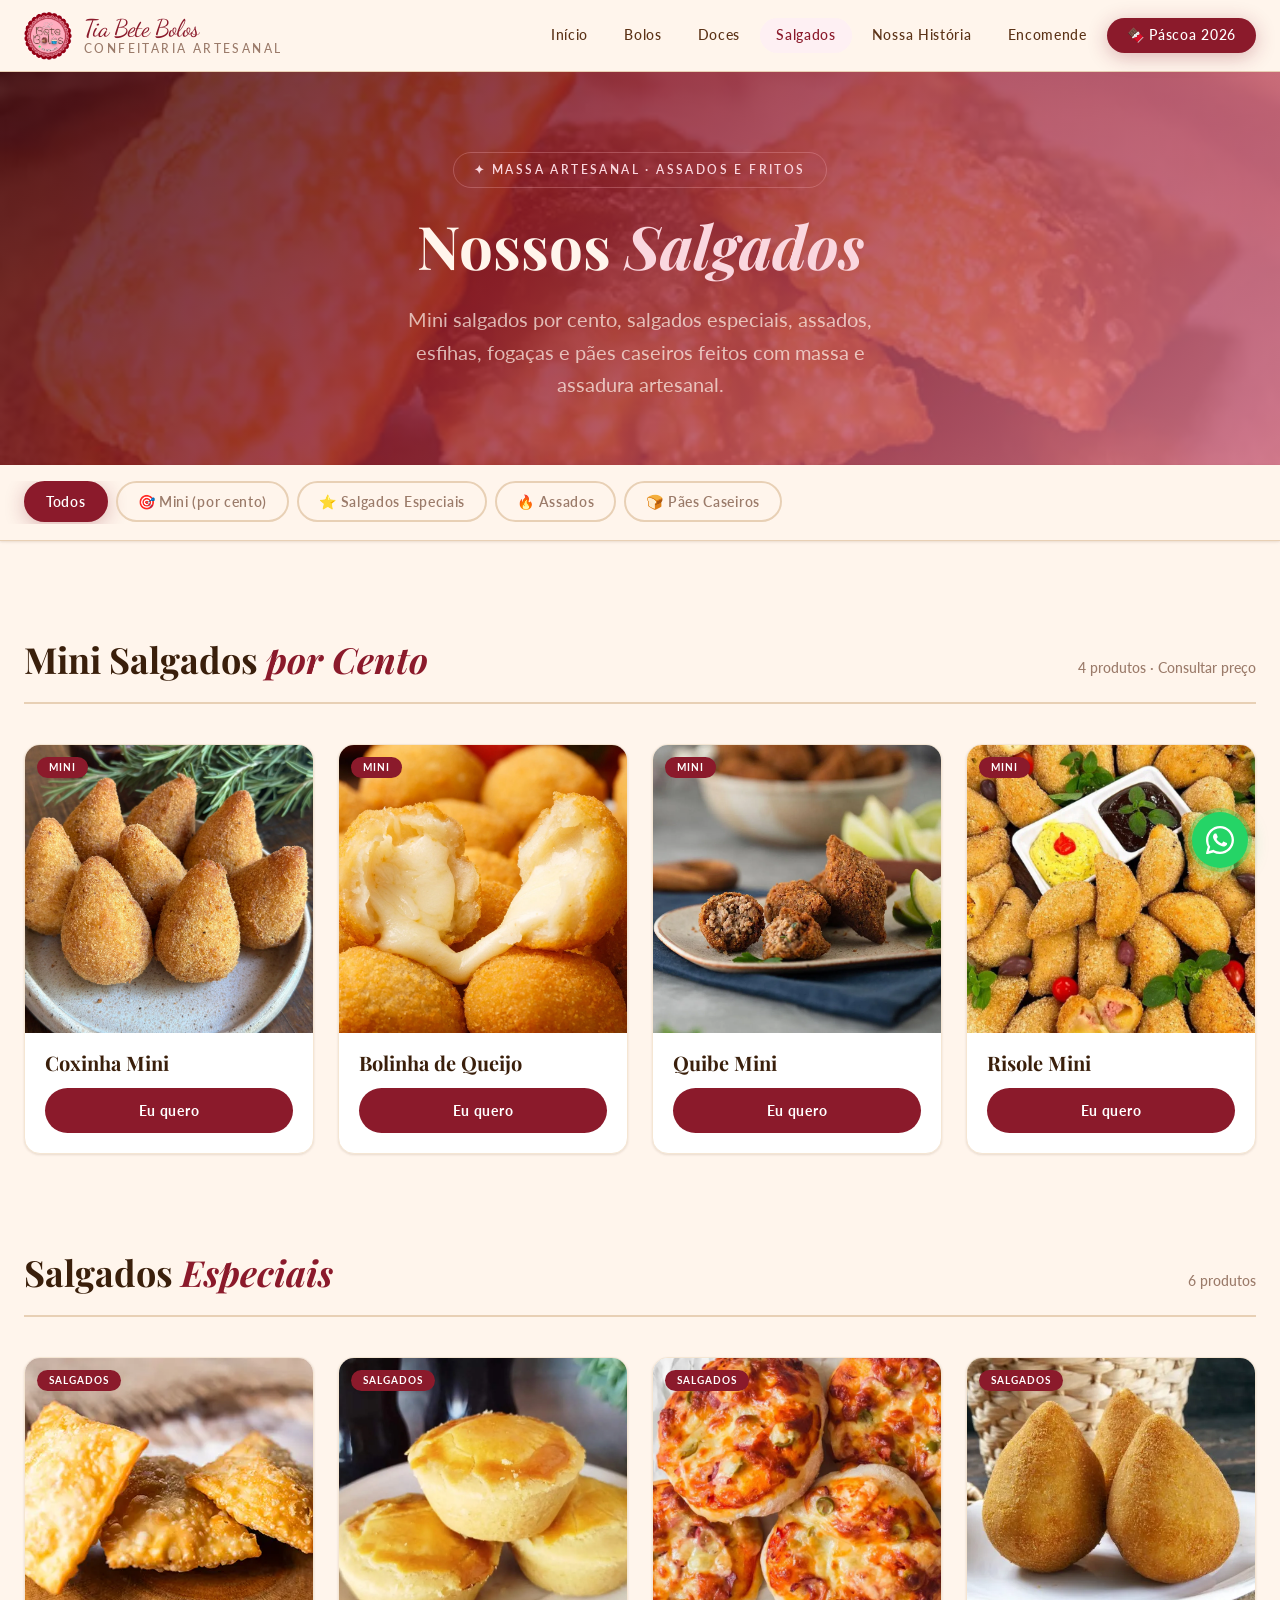
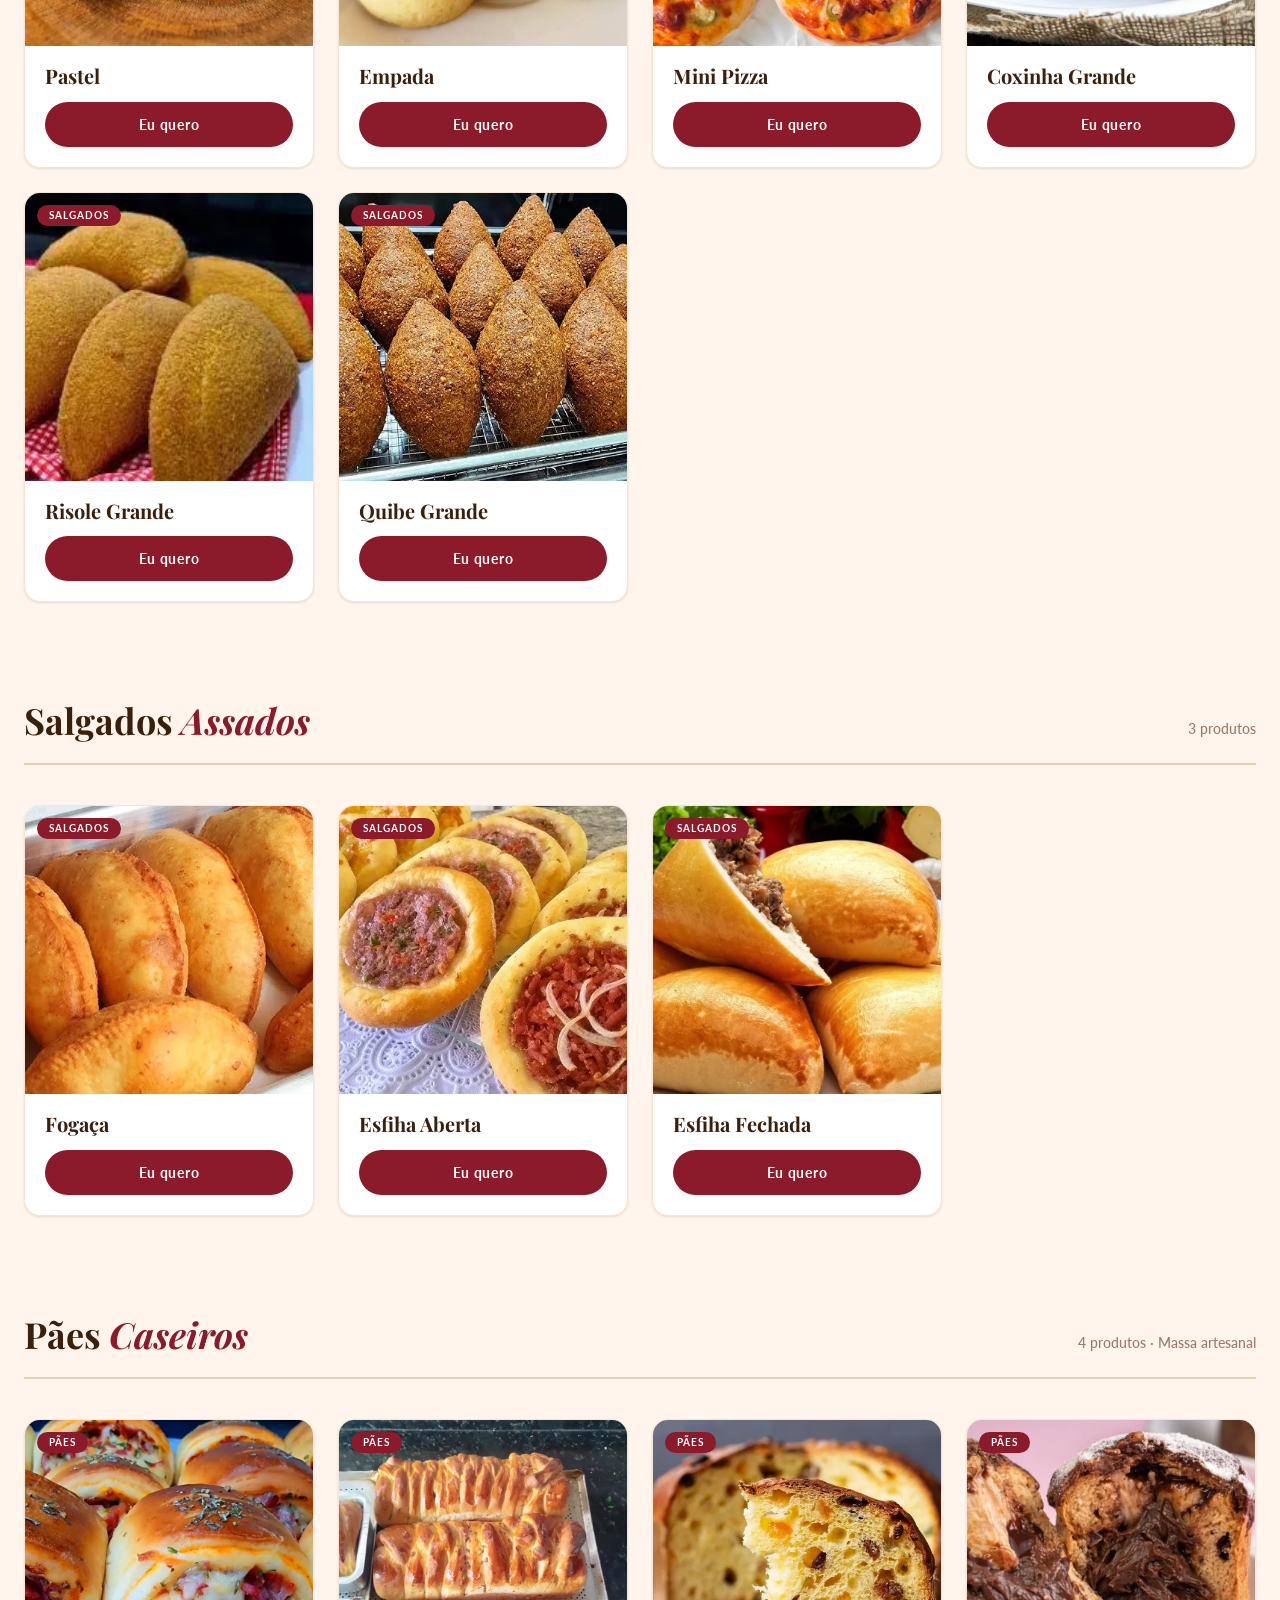
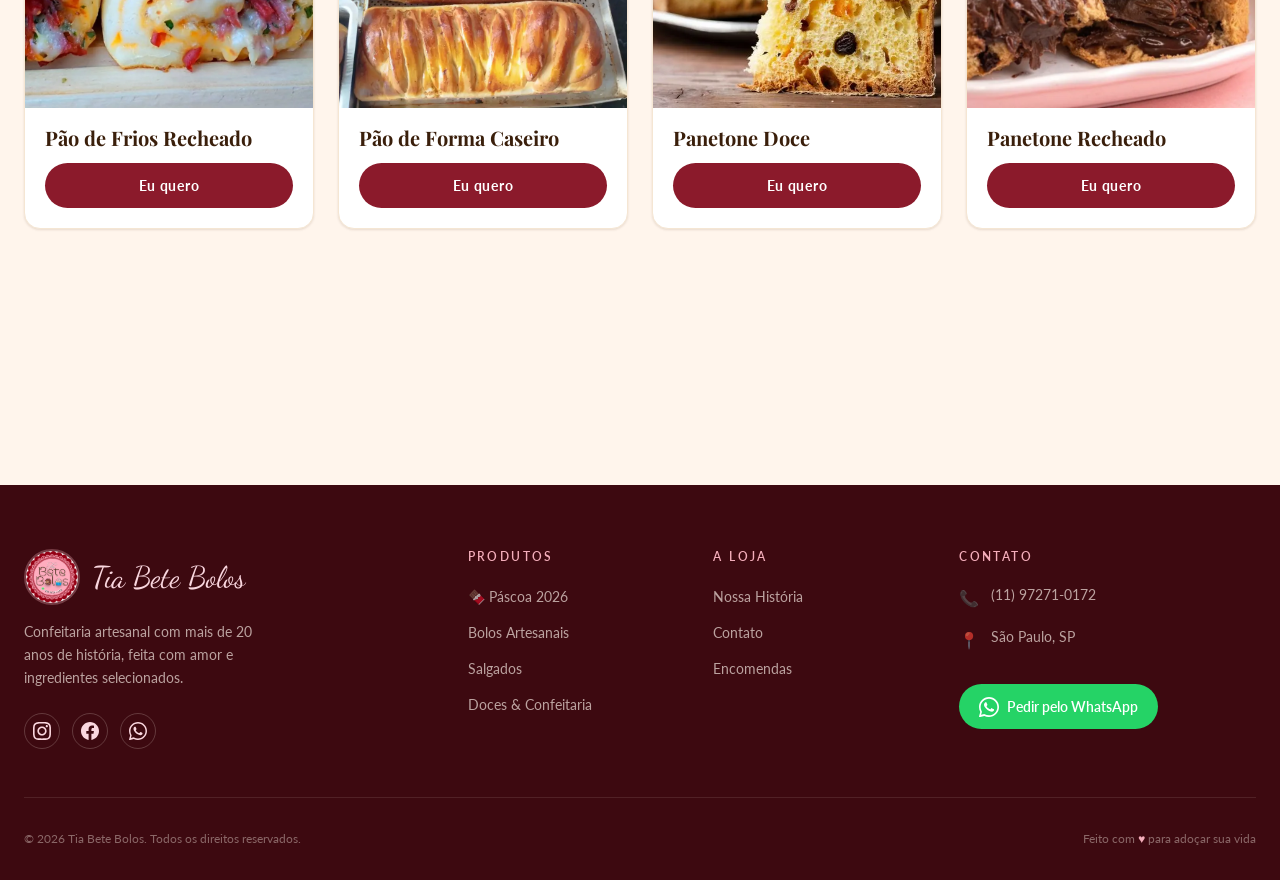
<file: pages/salgados.html>
<!DOCTYPE html>
<html lang="pt-BR">
<head>
  <meta charset="UTF-8"/>
  <meta name="viewport" content="width=device-width, initial-scale=1.0"/>
  <meta name="description" content="Salgados artesanais da Tia Bete — coxinhas, risoles, esfihas, pães caseiros e muito mais. Encomende pelo WhatsApp!"/>
  <title>Salgados | Tia Bete Bolos</title>
  <link rel="preconnect" href="https://fonts.googleapis.com"/>
  <link rel="preconnect" href="https://fonts.gstatic.com" crossorigin/>
  <link href="https://fonts.googleapis.com/css2?family=Dancing+Script:wght@400;600;700&family=Playfair+Display:ital,wght@0,400;0,600;0,700;1,400;1,600&family=Lato:wght@300;400;700&display=swap" rel="stylesheet"/>
  <link rel="stylesheet" href="../css/variables.css"/>
  <link rel="stylesheet" href="../css/reset.css"/>
  <link rel="stylesheet" href="../css/global.css"/>
  <link rel="stylesheet" href="../css/components.css"/>
  <link rel="stylesheet" href="../css/animations.css"/>
  <link rel="stylesheet" href="../css/catalog.css"/>
</head>
<body>

  <main id="main">

    <section class="catalog-hero" aria-label="Salgados artesanais" data-bg-pool="salgados">
      <div class="container">
        <span class="catalog-hero__eyebrow">✦ Massa artesanal · Assados e fritos</span>
        <h1 class="catalog-hero__title">Nossos <em>Salgados</em></h1>
        <p class="catalog-hero__desc">Mini salgados por cento, salgados especiais, assados, esfihas, fogaças e pães caseiros feitos com massa e assadura artesanal.</p>
      </div>
    </section>

    <div class="catalog-filters" role="navigation" aria-label="Filtrar por categoria">
      <div class="container catalog-filters__inner">
        <button class="catalog-filter-btn is-active" data-filter="todos">Todos</button>
        <button class="catalog-filter-btn" data-filter="mini">🎯 Mini (por cento)</button>
        <button class="catalog-filter-btn" data-filter="especiais">⭐ Salgados Especiais</button>
        <button class="catalog-filter-btn" data-filter="assados">🔥 Assados</button>
        <button class="catalog-filter-btn" data-filter="paes">🍞 Pães Caseiros</button>
      </div>
    </div>

    <div class="container" style="padding-top: var(--space-8); padding-bottom: var(--space-24);">

      <!-- MINI SALGADOS -->
      <section class="catalog-section" data-category="mini" aria-labelledby="cat-mini">
        <div class="catalog-section__header">
          <h2 class="catalog-section__title" id="cat-mini">Mini Salgados <em>por Cento</em></h2>
          <span class="catalog-section__count">4 produtos · Consultar preço</span>
        </div>
        <!-- INJEÇÃO VIA JS -->
        <div class="catalog-grid"></div>
      </section>

      <!-- SALGADOS ESPECIAIS -->
      <section class="catalog-section" data-category="especiais" aria-labelledby="cat-especiais">
        <div class="catalog-section__header">
          <h2 class="catalog-section__title" id="cat-especiais">Salgados <em>Especiais</em></h2>
          <span class="catalog-section__count">6 produtos</span>
        </div>
        <!-- INJEÇÃO VIA JS -->
        <div class="catalog-grid"></div>
      </section>

      <!-- ASSADOS -->
      <section class="catalog-section" data-category="assados" aria-labelledby="cat-assados-salg">
        <div class="catalog-section__header">
          <h2 class="catalog-section__title" id="cat-assados-salg">Salgados <em>Assados</em></h2>
          <span class="catalog-section__count">3 produtos</span>
        </div>
        <!-- INJEÇÃO VIA JS -->
        <div class="catalog-grid"></div>
      </section>

      <!-- PÃES CASEIROS -->
      <section class="catalog-section" data-category="paes" aria-labelledby="cat-paes">
        <div class="catalog-section__header">
          <h2 class="catalog-section__title" id="cat-paes">Pães <em>Caseiros</em></h2>
          <span class="catalog-section__count">4 produtos · Massa artesanal</span>
        </div>
        <!-- INJEÇÃO VIA JS -->
        <div class="catalog-grid"></div>
      </section>

    </div>
  </main>

  <footer id="main-footer"></footer>

  <script src="../js/nav.js"></script>
  <script src="../js/main.js"></script>
  <script src="../js/menu.js"></script>
  <script src="../js/whatsapp.js"></script>
  <script src="../js/gallery-pools.js"></script>
  <script src="../js/catalog.js"></script>
</body>
</html>
</file>
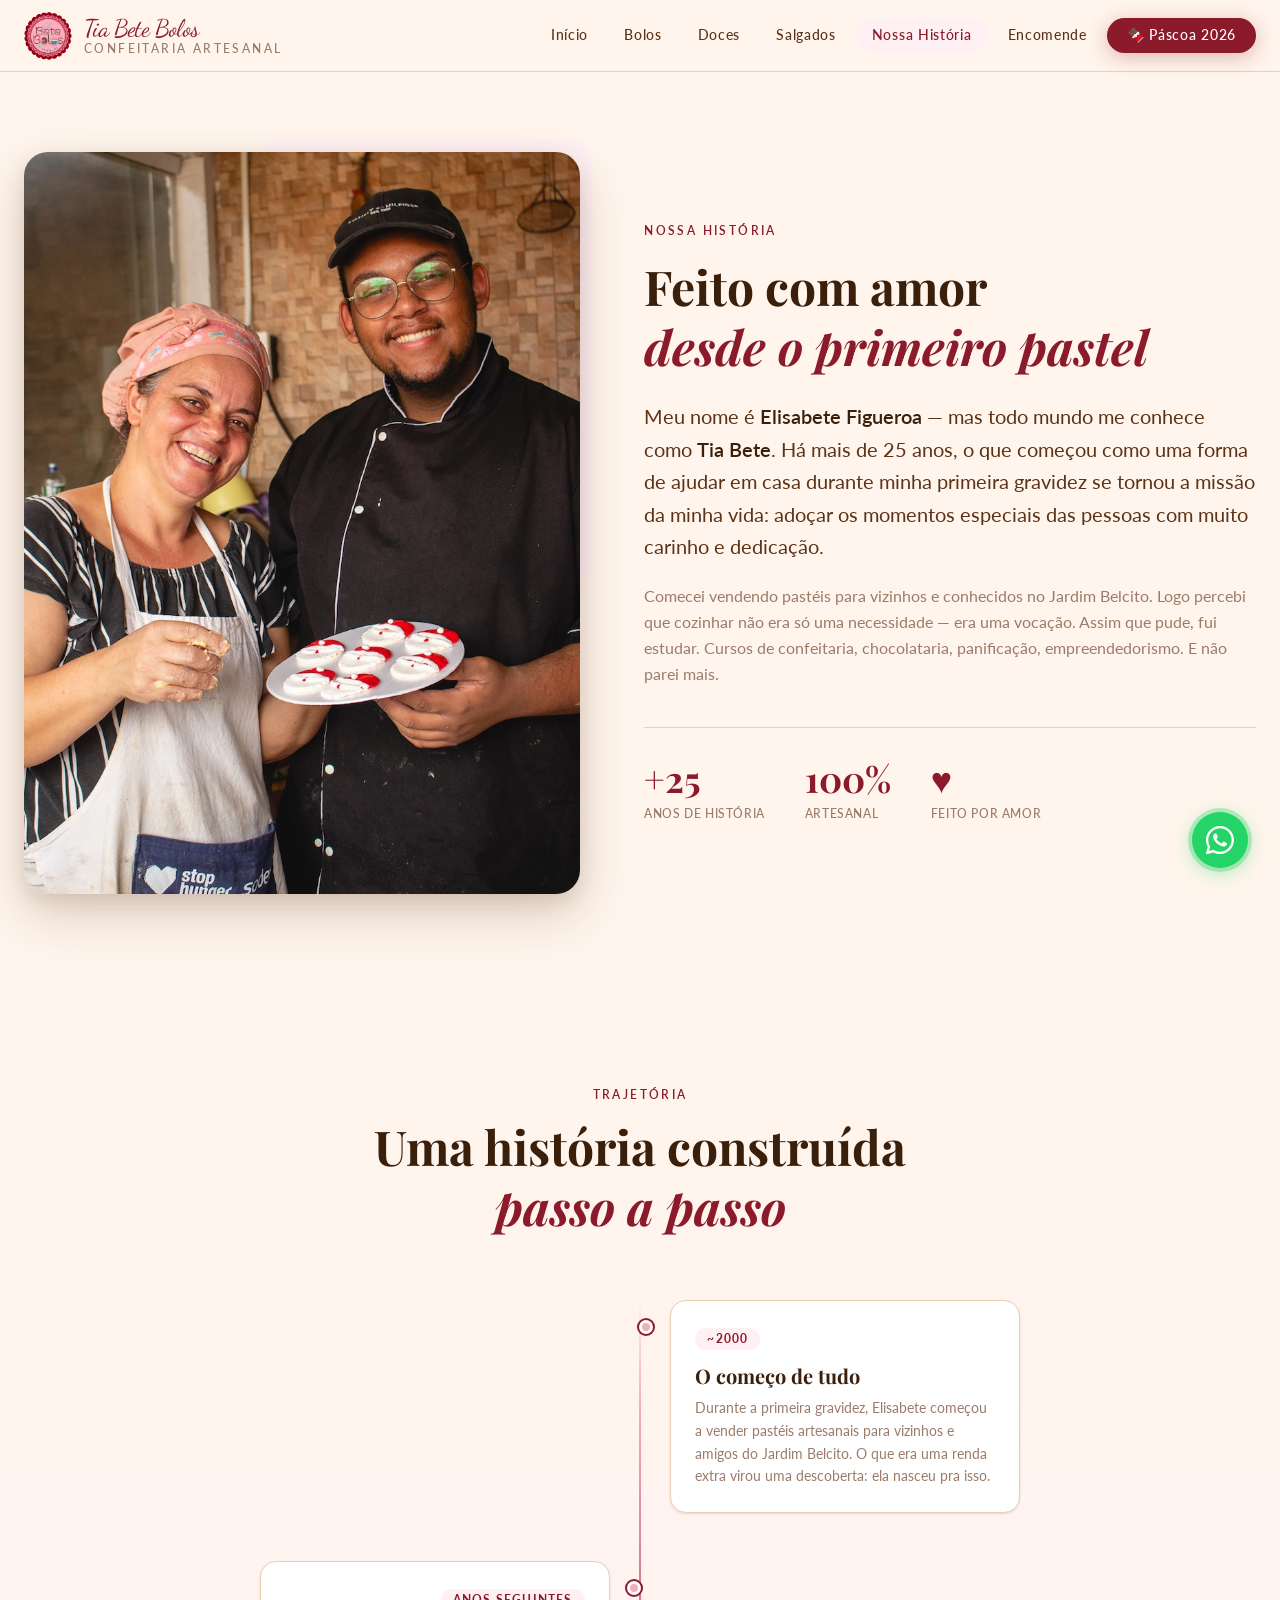
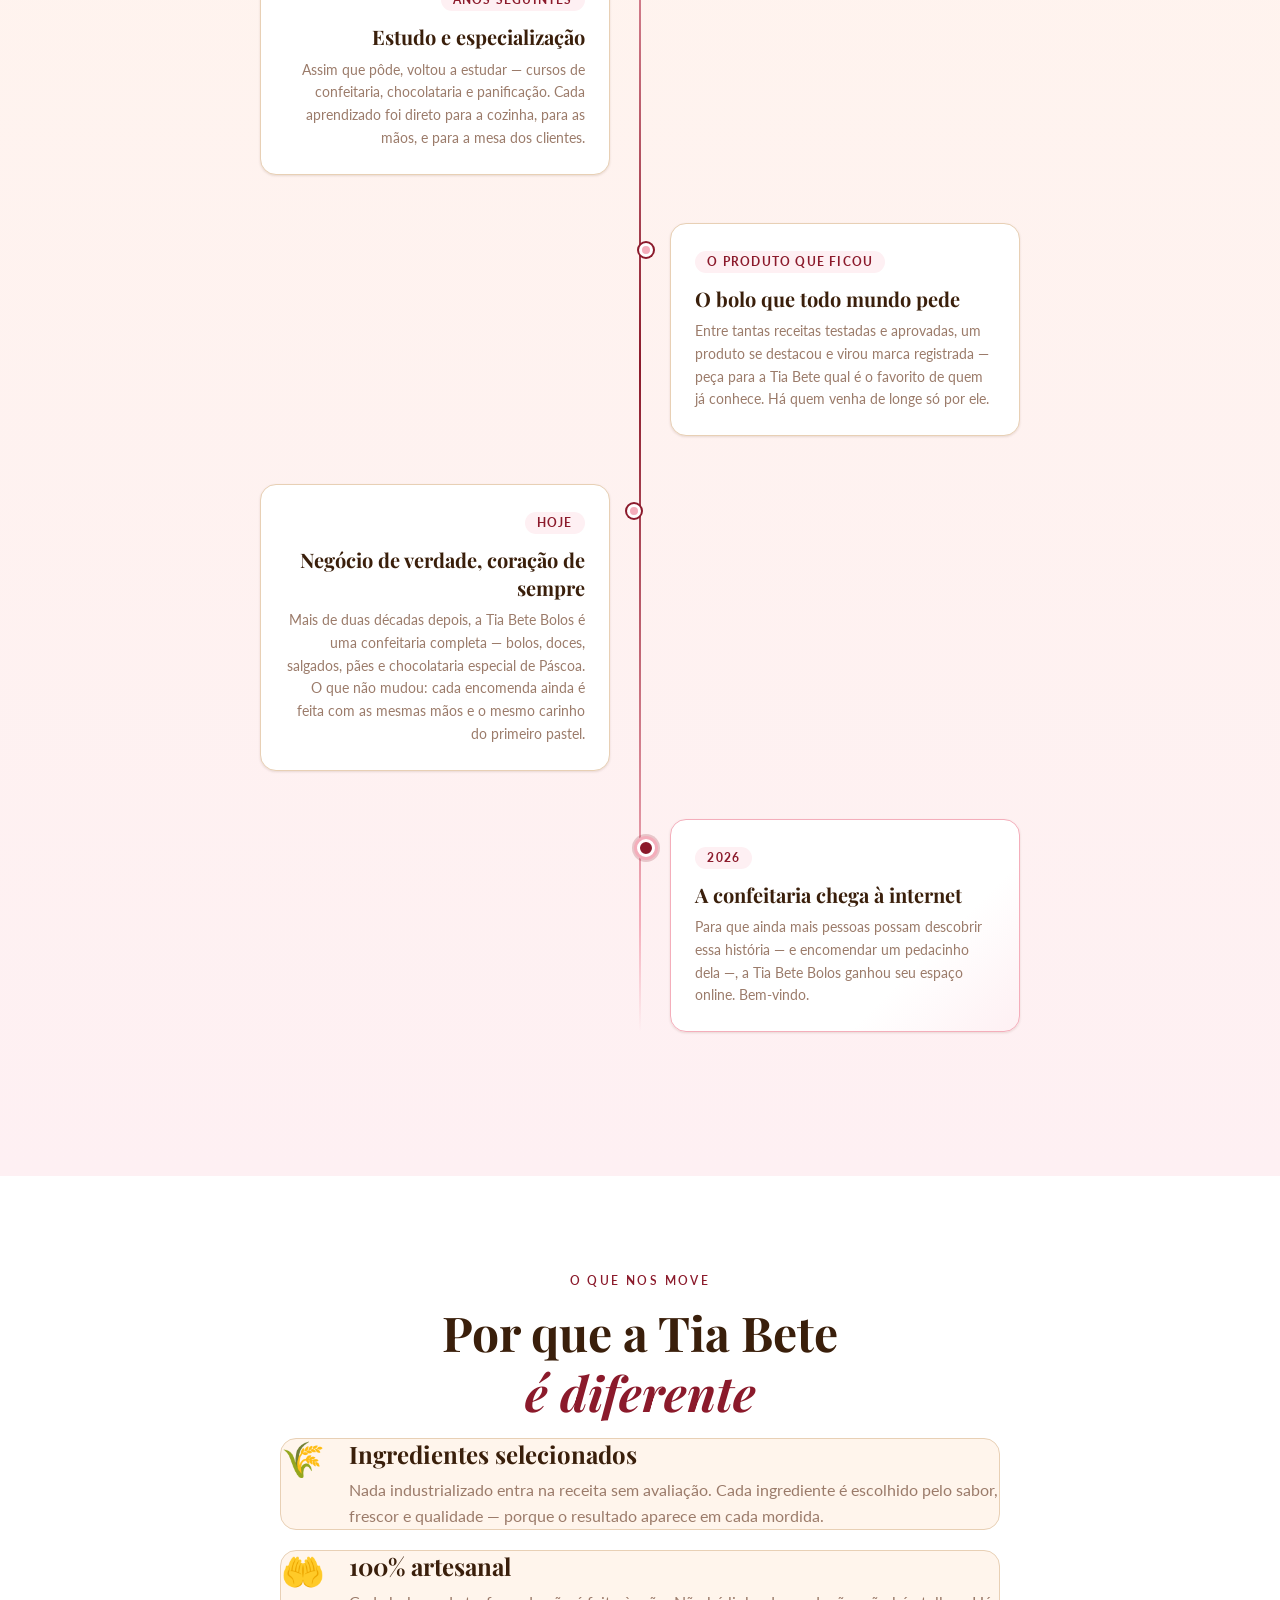
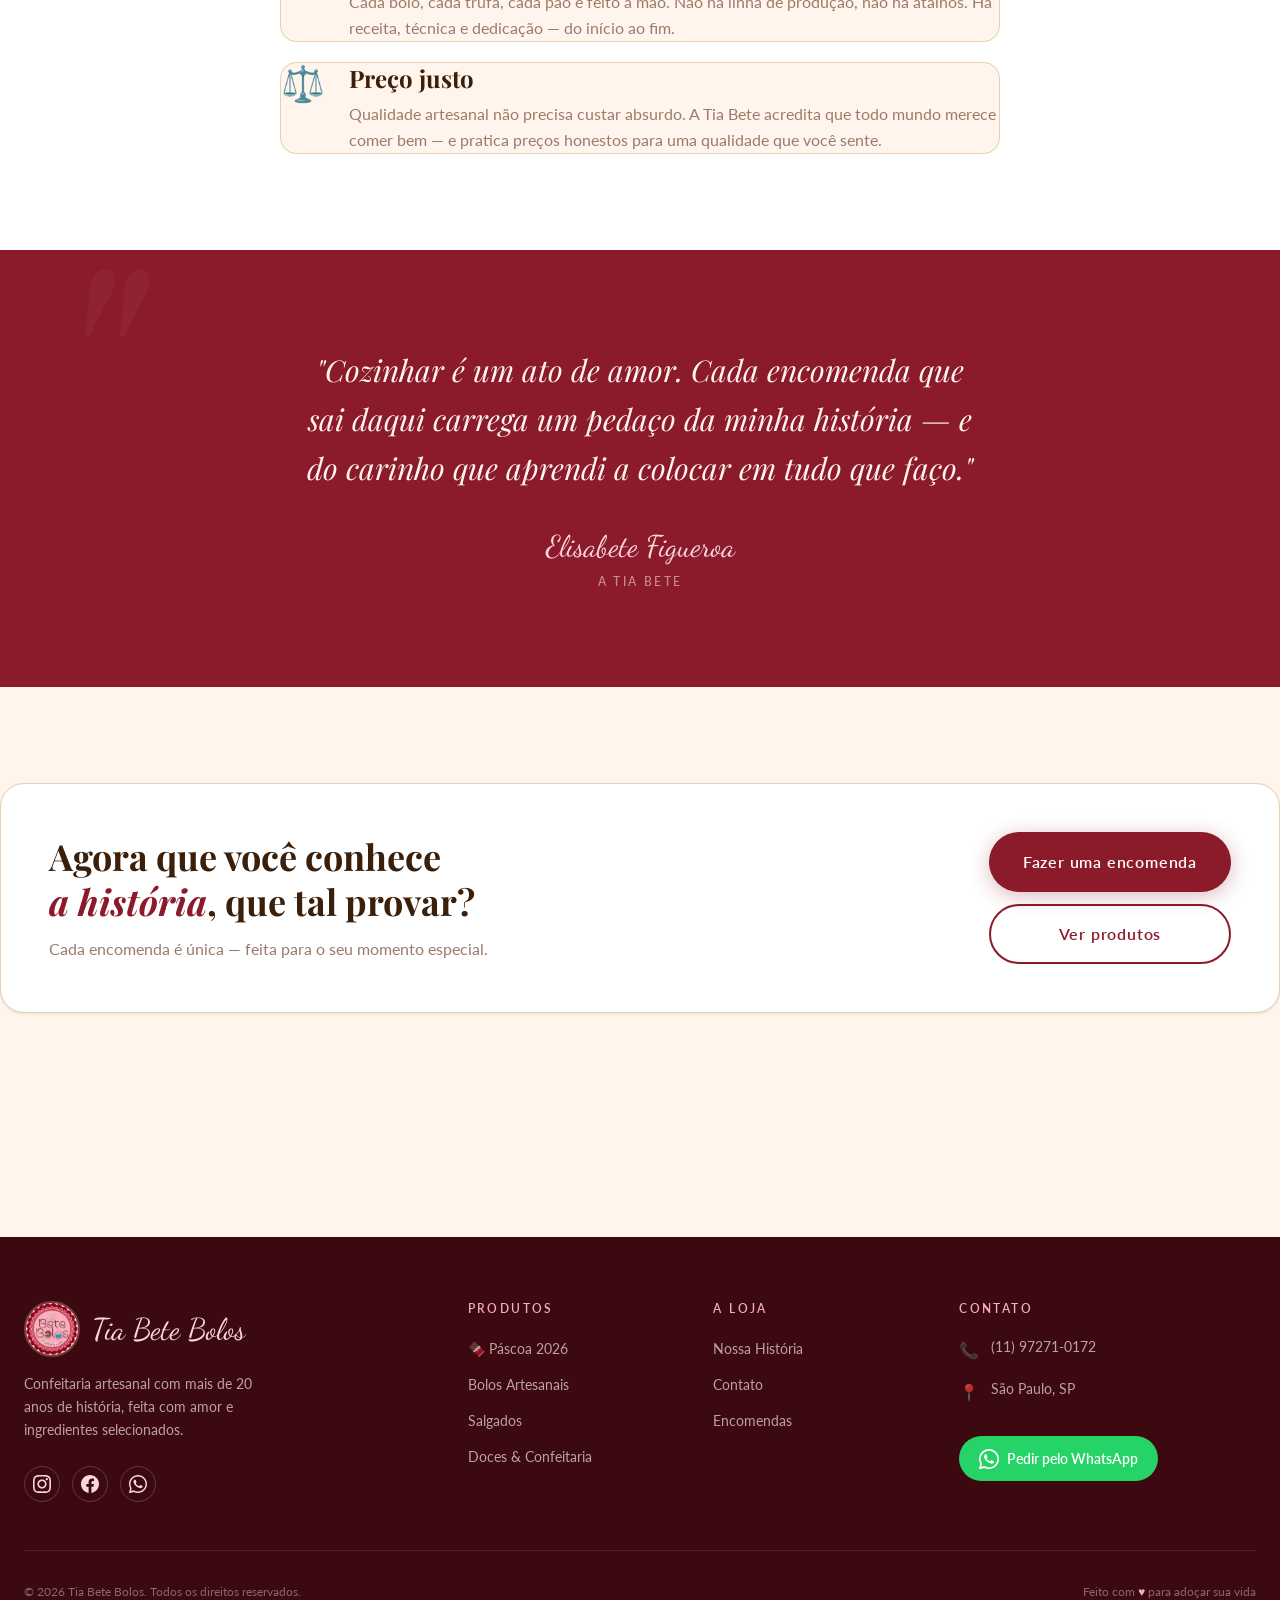
<file: pages/sobre.html>
<!DOCTYPE html>
<html lang="pt-BR">
<head>
  <meta charset="UTF-8" />
  <meta name="viewport" content="width=device-width, initial-scale=1.0" />
  <meta name="description" content="Conheça a história de Elisabete Figueroa, a Tia Bete — mais de 25 anos dedicados à confeitaria artesanal em São Paulo, feitos com amor e muito estudo." />
  <title>Nossa História | Tia Bete Bolos</title>
  <link rel="preconnect" href="https://fonts.googleapis.com" />
  <link rel="preconnect" href="https://fonts.gstatic.com" crossorigin />
  <link href="https://fonts.googleapis.com/css2?family=Dancing+Script:wght@400;600;700&family=Playfair+Display:ital,wght@0,400;0,600;0,700;1,400;1,600&family=Lato:wght@300;400;700&display=swap" rel="stylesheet" />
  <link rel="stylesheet" href="../css/variables.css" />
  <link rel="stylesheet" href="../css/reset.css" />
  <link rel="stylesheet" href="../css/global.css" />
  <link rel="stylesheet" href="../css/components.css" />
  <link rel="stylesheet" href="../css/animations.css" />
  <link rel="stylesheet" href="../css/sobre.css" />
</head>
<body>

  <header id="main-header"></header>

  <main id="main">

    <!-- =====================================================
         HERO
         ===================================================== -->
    <section class="sobre-hero" aria-label="Nossa história">
      <div class="container sobre-hero__inner">

        <!-- Foto (esquerda) -->
        <div class="sobre-hero__foto" data-reveal>
          <img
            src="../assets/images/hero/bete-davi.webp"
            alt="Elisabete Figueroa, a Tia Bete, em sua confeitaria"
            class="sobre-hero__img"
          />
          <div class="sobre-hero__foto-detalhe" aria-hidden="true"></div>
        </div>

        <!-- Texto (direita) -->
        <div class="sobre-hero__texto">
          <span class="section-label" data-reveal>Nossa história</span>
          <h1 class="sobre-hero__titulo" data-reveal>
            Feito com amor<br>
            <em>desde o primeiro pastel</em>
          </h1>
          <p class="sobre-hero__lead" data-reveal>
            Meu nome é <strong>Elisabete Figueroa</strong> — mas todo mundo me conhece como
            <strong>Tia Bete</strong>. Há mais de 25 anos, o que começou como uma forma
            de ajudar em casa durante minha primeira gravidez se tornou a
            missão da minha vida: adoçar os momentos especiais das pessoas
            com muito carinho e dedicação.
          </p>
          <p class="sobre-hero__texto-body" data-reveal>
            Comecei vendendo pastéis para vizinhos e conhecidos no Jardim Belcito.
            Logo percebi que cozinhar não era só uma necessidade — era uma vocação.
            Assim que pude, fui estudar. Cursos de confeitaria, chocolataria,
            panificação, empreendedorismo. E não parei mais.
          </p>
          <div class="sobre-hero__numeros" data-reveal>
            <div class="sobre-numero">
              <span class="sobre-numero__valor">+25</span>
              <span class="sobre-numero__label">anos de história</span>
            </div>
            <div class="sobre-numero">
              <span class="sobre-numero__valor">100%</span>
              <span class="sobre-numero__label">artesanal</span>
            </div>
            <div class="sobre-numero">
              <span class="sobre-numero__valor">♥</span>
              <span class="sobre-numero__label">feito por amor</span>
            </div>
          </div>
        </div>

      </div>
    </section>


    <!-- =====================================================
         LINHA DO TEMPO
         ===================================================== -->
    <section class="sobre-timeline" aria-label="Nossa trajetória">
      <div class="container">

        <div class="section-header" style="text-align:center" data-reveal>
          <span class="section-label">Trajetória</span>
          <h2 class="section-title">Uma história construída<br><em>passo a passo</em></h2>
        </div>

        <ol class="timeline" role="list">

          <li class="timeline-item timeline-item--right" data-reveal>
            <div class="timeline-item__dot" aria-hidden="true"></div>
            <div class="timeline-item__card">
              <span class="timeline-item__ano">~2000</span>
              <h3 class="timeline-item__titulo">O começo de tudo</h3>
              <p class="timeline-item__texto">
                Durante a primeira gravidez, Elisabete começou a vender pastéis
                artesanais para vizinhos e amigos do Jardim Belcito. O que era
                uma renda extra virou uma descoberta: ela nasceu pra isso.
              </p>
            </div>
          </li>

          <li class="timeline-item timeline-item--left" data-reveal>
            <div class="timeline-item__dot" aria-hidden="true"></div>
            <div class="timeline-item__card">
              <span class="timeline-item__ano">Anos seguintes</span>
              <h3 class="timeline-item__titulo">Estudo e especialização</h3>
              <p class="timeline-item__texto">
                Assim que pôde, voltou a estudar — cursos de confeitaria,
                chocolataria e panificação. Cada aprendizado foi direto para
                a cozinha, para as mãos, e para a mesa dos clientes.
              </p>
            </div>
          </li>

          <li class="timeline-item timeline-item--right" data-reveal>
            <div class="timeline-item__dot" aria-hidden="true"></div>
            <div class="timeline-item__card">
              <span class="timeline-item__ano">O produto que ficou</span>
              <h3 class="timeline-item__titulo">O bolo que todo mundo pede</h3>
              <p class="timeline-item__texto">
                Entre tantas receitas testadas e aprovadas, um produto se destacou
                e virou marca registrada — peça para a Tia Bete qual é o favorito
                de quem já conhece. Há quem venha de longe só por ele.
              </p>
              <!-- 
                ✏️ MARCOS: substitua o parágrafo acima com o produto real
                quando souber qual é o favorito histórico da Tia Bete.
              -->
            </div>
          </li>

          <li class="timeline-item timeline-item--left" data-reveal>
            <div class="timeline-item__dot" aria-hidden="true"></div>
            <div class="timeline-item__card">
              <span class="timeline-item__ano">Hoje</span>
              <h3 class="timeline-item__titulo">Negócio de verdade, coração de sempre</h3>
              <p class="timeline-item__texto">
                Mais de duas décadas depois, a Tia Bete Bolos é uma confeitaria
                completa — bolos, doces, salgados, pães e chocolataria especial
                de Páscoa. O que não mudou: cada encomenda ainda é feita com as
                mesmas mãos e o mesmo carinho do primeiro pastel.
              </p>
            </div>
          </li>

          <li class="timeline-item timeline-item--right" data-reveal>
            <div class="timeline-item__dot timeline-item__dot--destaque" aria-hidden="true"></div>
            <div class="timeline-item__card timeline-item__card--destaque">
              <span class="timeline-item__ano">2026</span>
              <h3 class="timeline-item__titulo">A confeitaria chega à internet</h3>
              <p class="timeline-item__texto">
                Para que ainda mais pessoas possam descobrir essa história —
                e encomendar um pedacinho dela —, a Tia Bete Bolos ganhou
                seu espaço online. Bem-vindo.
              </p>
            </div>
          </li>

        </ol>
      </div>
    </section>


    <!-- =====================================================
         VALORES
         ===================================================== -->
    <section class="sobre-valores" aria-label="Nossos valores">
      <div class="container">

        <div class="section-header" style="text-align:center" data-reveal>
          <span class="section-label">O que nos move</span>
          <h2 class="section-title">Por que a Tia Bete<br><em>é diferente</em></h2>
        </div>

        <div class="valores-grid">

          <div class="valor-card" data-reveal>
            <div class="valor-card__icon" aria-hidden="true">🌾</div>
            <div class="valor-card__corpo">
              <h3 class="valor-card__titulo">Ingredientes selecionados</h3>
              <p class="valor-card__texto">
                Nada industrializado entra na receita sem avaliação. Cada ingrediente
                é escolhido pelo sabor, frescor e qualidade — porque o resultado
                aparece em cada mordida.
              </p>
            </div>
          </div>

          <div class="valor-card" data-reveal data-reveal-delay="1">
            <div class="valor-card__icon" aria-hidden="true">🤲</div>
            <div class="valor-card__corpo">
              <h3 class="valor-card__titulo">100% artesanal</h3>
              <p class="valor-card__texto">
                Cada bolo, cada trufa, cada pão é feito à mão. Não há linha de
                produção, não há atalhos. Há receita, técnica e dedicação —
                do início ao fim.
              </p>
            </div>
          </div>

          <div class="valor-card" data-reveal data-reveal-delay="2">
            <div class="valor-card__icon" aria-hidden="true">⚖️</div>
            <div class="valor-card__corpo">
              <h3 class="valor-card__titulo">Preço justo</h3>
              <p class="valor-card__texto">
                Qualidade artesanal não precisa custar absurdo. A Tia Bete
                acredita que todo mundo merece comer bem — e pratica preços
                honestos para uma qualidade que você sente.
              </p>
            </div>
          </div>

        </div>
      </div>
    </section>


    <!-- =====================================================
         CITAÇÃO / ASSINATURA
         ===================================================== -->
    <section class="sobre-citacao" aria-label="Mensagem da Tia Bete">
      <div class="container">
        <blockquote class="citacao" data-reveal>
          <p class="citacao__texto">
            "Cozinhar é um ato de amor. Cada encomenda que sai daqui
            carrega um pedaço da minha história — e do carinho que
            aprendi a colocar em tudo que faço."
          </p>
          <footer class="citacao__autora">
            <span class="citacao__nome">Elisabete Figueroa</span>
            <span class="citacao__titulo">a Tia Bete</span>
          </footer>
        </blockquote>
      </div>
    </section>


    <!-- =====================================================
         CTA
         ===================================================== -->
    <section class="sobre-cta" aria-label="Faça sua encomenda">
      <div class="container sobre-cta__inner" data-reveal>
        <div>
          <h2 class="sobre-cta__titulo">
            Agora que você conhece<br>
            <em>a história</em>, que tal provar?
          </h2>
          <p class="sobre-cta__subtitulo">
            Cada encomenda é única — feita para o seu momento especial.
          </p>
        </div>
        <div class="sobre-cta__botoes">
          <a href="contato.html" class="btn btn--primary btn--lg">
            Fazer uma encomenda
          </a>
          <a href="../index.html#categorias" class="btn btn--outline btn--lg">
            Ver produtos
          </a>
        </div>
      </div>
    </section>

  </main>

  <footer id="main-footer"></footer>

  <script src="../js/nav.js"></script>
  <script src="../js/main.js"></script>
  <script src="../js/menu.js"></script>

</body>
</html>
</file>
<file: css/variables.css>
/* ============================================================
   TIA BETE BOLOS — Design Tokens
   Paleta extraída da logotipo oficial
   ============================================================ */

:root {

  /* ----------------------------------------------------------
     CORES PRIMÁRIAS (da logotipo)
     ---------------------------------------------------------- */

  /* Rosa claro — fundo principal do logo */
  --color-rosa:          #F4AEBB;
  --color-rosa-light:    #FAD7DF;
  --color-rosa-lighter:  #FEF0F3;
  --color-rosa-dark:     #E8829A;

  /* Bordô / Vermelho escuro — borda rendada do logo */
  --color-bordo:         #8B1A2B;
  --color-bordo-light:   #B03045;
  --color-bordo-dark:    #620F1D;
  --color-bordo-deeper:  #3D0910;

  /* Marrom chocolate — tipografia do logo */
  --color-chocolate:     #5C3317;
  --color-chocolate-light: #7A4A28;
  --color-chocolate-dark:  #3A1F0B;

  /* Creme / Off-white — contraste suave */
  --color-creme:         #FFF5EC;
  --color-creme-dark:    #F5E6D3;
  --color-creme-darker:  #E8D0B5;

  /* ----------------------------------------------------------
     CORES SEMÂNTICAS
     ---------------------------------------------------------- */
  --color-primary:       var(--color-bordo);
  --color-primary-hover: var(--color-bordo-light);
  --color-secondary:     var(--color-rosa);
  --color-accent:        var(--color-chocolate);
  --color-background:    var(--color-creme);
  --color-surface:       #FFFFFF;
  --color-surface-alt:   var(--color-rosa-lighter);

  /* Texto */
  --color-text-primary:   var(--color-chocolate-dark);
  --color-text-secondary: var(--color-chocolate);
  --color-text-muted:     #9B7B6A;
  --color-text-inverse:   #FFFFFF;
  --color-text-on-pink:   var(--color-bordo-dark);

  /* Estados */
  --color-success:       #4A7C59;
  --color-error:         #C0392B;
  --color-whatsapp:      #25D366;
  --color-whatsapp-dark: #128C7E;

  /* ----------------------------------------------------------
     TIPOGRAFIA
     ---------------------------------------------------------- */

  /* Fontes importadas via Google Fonts no HTML:
     - Playfair Display: display, elegante, serifada, feminina
     - Lato: body, leve e legível
     - Dancing Script: script cursivo, igual ao estilo do logo  */
  --font-display:  'Playfair Display', Georgia, serif;
  --font-body:     'Lato', 'Helvetica Neue', Arial, sans-serif;
  --font-script:   'Dancing Script', cursive;

  /* Escala tipográfica */
  --text-xs:    0.75rem;    /* 12px */
  --text-sm:    0.875rem;   /* 14px */
  --text-base:  1rem;       /* 16px */
  --text-md:    1.125rem;   /* 18px */
  --text-lg:    1.25rem;    /* 20px */
  --text-xl:    1.5rem;     /* 24px */
  --text-2xl:   1.875rem;   /* 30px */
  --text-3xl:   2.25rem;    /* 36px */
  --text-4xl:   3rem;       /* 48px */
  --text-5xl:   3.75rem;    /* 60px */

  /* Pesos */
  --font-light:    300;
  --font-regular:  400;
  --font-medium:   500;
  --font-semibold: 600;
  --font-bold:     700;

  /* Altura de linha */
  --leading-tight:   1.25;
  --leading-snug:    1.375;
  --leading-normal:  1.5;
  --leading-relaxed: 1.625;
  --leading-loose:   2;

  /* Letter spacing */
  --tracking-tight:   -0.025em;
  --tracking-normal:   0em;
  --tracking-wide:     0.05em;
  --tracking-wider:    0.1em;
  --tracking-widest:   0.2em;

  /* ----------------------------------------------------------
     ESPAÇAMENTO (escala de 4px)
     ---------------------------------------------------------- */
  --space-1:   0.25rem;   /*  4px */
  --space-2:   0.5rem;    /*  8px */
  --space-3:   0.75rem;   /* 12px */
  --space-4:   1rem;      /* 16px */
  --space-5:   1.25rem;   /* 20px */
  --space-6:   1.5rem;    /* 24px */
  --space-8:   2rem;      /* 32px */
  --space-10:  2.5rem;    /* 40px */
  --space-12:  3rem;      /* 48px */
  --space-16:  4rem;      /* 64px */
  --space-20:  5rem;      /* 80px */
  --space-24:  6rem;      /* 96px */
  --space-32:  8rem;      /* 128px */

  /* ----------------------------------------------------------
     BORDAS E RAIOS
     ---------------------------------------------------------- */
  --radius-sm:   4px;
  --radius-md:   8px;
  --radius-lg:   12px;
  --radius-xl:   16px;
  --radius-2xl:  24px;
  --radius-full: 9999px;

  --border-thin:   1px;
  --border-base:   2px;
  --border-thick:  3px;

  /* ----------------------------------------------------------
     SOMBRAS (tom quente baseado no marrom chocolate)
     ---------------------------------------------------------- */
  --shadow-sm:    0 1px 3px rgba(92, 51, 23, 0.08),
                  0 1px 2px rgba(92, 51, 23, 0.06);
  --shadow-md:    0 4px 12px rgba(92, 51, 23, 0.12),
                  0 2px 6px rgba(92, 51, 23, 0.08);
  --shadow-lg:    0 10px 30px rgba(92, 51, 23, 0.15),
                  0 4px 12px rgba(92, 51, 23, 0.10);
  --shadow-xl:    0 20px 50px rgba(92, 51, 23, 0.20),
                  0 8px 20px rgba(92, 51, 23, 0.12);
  --shadow-pink:  0 4px 20px rgba(244, 174, 187, 0.50);
  --shadow-bordo: 0 4px 20px rgba(139, 26, 43, 0.30);

  /* ----------------------------------------------------------
     TRANSIÇÕES
     ---------------------------------------------------------- */
  --transition-fast:   150ms ease;
  --transition-base:   250ms ease;
  --transition-slow:   400ms ease;
  --transition-bounce: 300ms cubic-bezier(0.34, 1.56, 0.64, 1);

  /* ----------------------------------------------------------
     LAYOUT
     ---------------------------------------------------------- */
  --container-sm:   640px;
  --container-md:   768px;
  --container-lg:   1024px;
  --container-xl:   1280px;
  --container-2xl:  1440px;

  --nav-height:     72px;
  --nav-height-mob: 64px;

  /* ----------------------------------------------------------
     Z-INDEX
     ---------------------------------------------------------- */
  --z-base:     0;
  --z-raised:   10;
  --z-dropdown: 100;
  --z-sticky:   200;
  --z-overlay:  300;
  --z-modal:    400;
  --z-toast:    500;

  /* ----------------------------------------------------------
     GRADIENTES
     ---------------------------------------------------------- */
  --gradient-hero:
    linear-gradient(
      135deg,
      var(--color-bordo-deeper) 0%,
      var(--color-bordo)        40%,
      var(--color-rosa-dark)    100%
    );

  --gradient-card:
    linear-gradient(
      180deg,
      transparent             50%,
      rgba(58, 31, 11, 0.85) 100%
    );

  --gradient-pascoa:
    linear-gradient(
      135deg,
      var(--color-chocolate-dark) 0%,
      var(--color-bordo)          50%,
      var(--color-rosa-dark)      100%
    );

  --gradient-section:
    linear-gradient(
      180deg,
      var(--color-creme)        0%,
      var(--color-rosa-lighter) 100%
    );

  --gradient-cta:
    linear-gradient(
      135deg,
      var(--color-bordo)       0%,
      var(--color-bordo-light) 100%
    );
}

/* ============================================================
   CLASSES HELPER (utilitários rápidos)
   ============================================================ */

.text-rosa       { color: var(--color-rosa); }
.text-bordo      { color: var(--color-bordo); }
.text-chocolate  { color: var(--color-chocolate); }
.text-creme      { color: var(--color-creme); }
.text-muted      { color: var(--color-text-muted); }

.bg-rosa         { background-color: var(--color-rosa-lighter); }
.bg-bordo        { background-color: var(--color-bordo); }
.bg-chocolate    { background-color: var(--color-chocolate); }
.bg-creme        { background-color: var(--color-creme); }

.font-display    { font-family: var(--font-display); }
.font-body       { font-family: var(--font-body); }
.font-script     { font-family: var(--font-script); }
</file>
<file: css/global.css>
/* ============================================================
   TIA BETE BOLOS — Estilos Globais
   Nav, Footer e elementos compartilhados entre todas as páginas
   ============================================================ */

/* ----------------------------------------------------------
   CONTAINER
   ---------------------------------------------------------- */
.container {
  width: 100%;
  max-width: var(--container-xl);
  margin: 0 auto;
  padding: 0 var(--space-6);
}

@media (max-width: 768px) {
  .container {
    padding: 0 var(--space-4);
  }
}

/* ----------------------------------------------------------
   NAVEGAÇÃO
   ---------------------------------------------------------- */
.nav {
  position: fixed;
  top: 0;
  left: 0;
  right: 0;
  height: var(--nav-height);
  background-color: rgba(255, 245, 236, 0.95);
  backdrop-filter: blur(12px);
  -webkit-backdrop-filter: blur(12px);
  border-bottom: 1px solid var(--color-creme-darker);
  z-index: var(--z-sticky);
  transition: background-color var(--transition-base),
              box-shadow var(--transition-base);
}

.nav.scrolled {
  background-color: rgba(255, 245, 236, 0.98);
  box-shadow: var(--shadow-md);
}

.nav__inner {
  display: flex;
  align-items: center;
  justify-content: space-between;
  height: 100%;
}

/* Logo na nav */
.nav__logo {
  display: flex;
  align-items: center;
  gap: var(--space-3);
  text-decoration: none;
  flex-shrink: 0;
}

.nav__logo-img {
  width: 48px;
  height: 48px;
  object-fit: contain;
  border-radius: var(--radius-full);
}

.nav__logo-text {
  display: flex;
  flex-direction: column;
  line-height: 1.1;
}

.nav__logo-name {
  font-family: var(--font-script);
  font-size: var(--text-xl);
  color: var(--color-bordo);
  letter-spacing: var(--tracking-tight);
}

.nav__logo-subtitle {
  font-family: var(--font-body);
  font-size: var(--text-xs);
  font-weight: var(--font-medium);
  color: var(--color-text-muted);
  letter-spacing: var(--tracking-widest);
  text-transform: uppercase;
}

/* Links de navegação */
.nav__links {
  display: flex;
  align-items: center;
  gap: var(--space-1);
}

.nav__link {
  font-family: var(--font-body);
  font-size: var(--text-sm);
  font-weight: var(--font-medium);
  color: var(--color-text-secondary);
  text-decoration: none;
  padding: var(--space-2) var(--space-4);
  border-radius: var(--radius-full);
  letter-spacing: var(--tracking-wide);
  transition: color var(--transition-base),
              background-color var(--transition-base);
  position: relative;
  display: flex;             /* Transforma o link em um bloco forte (Resolve a sobreposição) */
  align-items: center;       /* Centraliza verticalmente */
  justify-content: center;   /* Centraliza horizontalmente (Resolve "Nossa História") */
  text-align: center;        /* Garante centralização perfeita do texto */
  line-height: 1.3;          /* Dá um respiro entre as linhas do texto quebrado */
}

.nav__link:hover {
  color: var(--color-bordo);
  background-color: var(--color-rosa-lighter);
}

.nav__link.active {
  color: var(--color-bordo);
  background-color: var(--color-rosa-lighter);
}

/* Destaque especial: link de Páscoa/Chocolataria */
.nav__link--highlight {
  background-color: var(--color-bordo);
  color: var(--color-text-inverse) !important;
  padding: var(--space-2) var(--space-5);
  box-shadow: var(--shadow-bordo);
  white-space: nowrap;       /* Proíbe o botão de quebrar em duas linhas */
}

.nav__link--highlight:hover {
  background-color: var(--color-bordo-light);
  color: var(--color-text-inverse) !important;
  transform: translateY(-1px);
  box-shadow: var(--shadow-lg);
}

/* Botão hambúrguer (mobile) */
.nav__toggle {
  display: none;
  flex-direction: column;
  gap: 5px;
  padding: var(--space-2);
  cursor: pointer;
  background: none;
  border: none;
}

.nav__toggle-bar {
  width: 24px;
  height: 2px;
  background-color: var(--color-bordo);
  border-radius: var(--radius-full);
  transition: transform var(--transition-base),
              opacity var(--transition-base);
}

.nav__toggle.is-open .nav__toggle-bar:nth-child(1) {
  transform: translateY(7px) rotate(45deg);
}
.nav__toggle.is-open .nav__toggle-bar:nth-child(2) {
  opacity: 0;
  transform: scaleX(0);
}
.nav__toggle.is-open .nav__toggle-bar:nth-child(3) {
  transform: translateY(-7px) rotate(-45deg);
}

/* Menu mobile */
@media (max-width: 768px) {
  .nav__toggle {
    display: flex;
  }

  .nav__links {
    display: none;
    position: absolute;
    top: var(--nav-height-mob);
    left: 0;
    right: 0;
    background-color: var(--color-creme);
    border-bottom: 2px solid var(--color-rosa);
    flex-direction: column;
    align-items: stretch;
    padding: var(--space-4) var(--space-4) var(--space-6);
    gap: var(--space-1);
    box-shadow: var(--shadow-lg);
  }

  .nav__links.is-open {
    display: flex;
  }

  .nav__link {
    padding: var(--space-3) var(--space-4);
    border-radius: var(--radius-md);
    font-size: var(--text-base);
  }

  .nav__link--highlight {
    text-align: center;
    margin-top: var(--space-2);
  }

  .nav {
    height: var(--nav-height-mob);
  }
}

/* ----------------------------------------------------------
   ESPAÇADOR DE NAV (empurra o conteúdo pra baixo do nav fixo)
   ---------------------------------------------------------- */
.nav-spacer {
  height: var(--nav-height);
}

@media (max-width: 768px) {
  .nav-spacer {
    height: var(--nav-height-mob);
  }
}

/* ----------------------------------------------------------
   FOOTER
   ---------------------------------------------------------- */
.footer {
  background-color: var(--color-bordo-deeper);
  color: var(--color-creme);
  padding: var(--space-16) 0 var(--space-8);
  margin-top: var(--space-32);
}

.footer__grid {
  display: grid;
  grid-template-columns: 2fr 1fr 1fr 1.5fr;
  gap: var(--space-12);
  padding-bottom: var(--space-12);
  border-bottom: 1px solid rgba(255, 245, 236, 0.1);
}

/* Coluna brand */
.footer__brand {}

.footer__logo {
  display: flex;
  align-items: center;
  gap: var(--space-3);
  margin-bottom: var(--space-4);
  text-decoration: none;
}

.footer__logo-img {
  width: 56px;
  height: 56px;
  border-radius: var(--radius-full);
  object-fit: contain;
  border: 2px solid rgba(244, 174, 187, 0.3);
}

.footer__logo-name {
  font-family: var(--font-script);
  font-size: var(--text-2xl);
  color: var(--color-rosa-light);
}

.footer__tagline {
  font-size: var(--text-sm);
  line-height: var(--leading-relaxed);
  color: rgba(255, 245, 236, 0.65);
  max-width: 260px;
  margin-bottom: var(--space-6);
}

.footer__social {
  display: flex;
  gap: var(--space-3);
}

.footer__social-link {
  width: 36px;
  height: 36px;
  border-radius: var(--radius-full);
  border: 1px solid rgba(255, 245, 236, 0.2);
  display: flex;
  align-items: center;
  justify-content: center;
  color: var(--color-rosa-light);
  font-size: var(--text-sm);
  transition: background-color var(--transition-base),
              border-color var(--transition-base);
  text-decoration: none;
}

.footer__social-link:hover {
  background-color: var(--color-bordo);
  border-color: var(--color-rosa);
}

/* Colunas de links */
.footer__col-title {
  font-family: var(--font-body);
  font-size: var(--text-xs);
  font-weight: var(--font-semibold);
  letter-spacing: var(--tracking-widest);
  text-transform: uppercase;
  color: var(--color-rosa);
  margin-bottom: var(--space-5);
}

.footer__links {
  display: flex;
  flex-direction: column;
  gap: var(--space-3);
}

.footer__link {
  font-size: var(--text-sm);
  color: rgba(255, 245, 236, 0.65);
  text-decoration: none;
  transition: color var(--transition-base);
}

.footer__link:hover {
  color: var(--color-rosa-light);
}

/* Coluna contato */
.footer__contact-item {
  display: flex;
  align-items: flex-start;
  gap: var(--space-3);
  margin-bottom: var(--space-4);
  font-size: var(--text-sm);
  color: rgba(255, 245, 236, 0.65);
}

.footer__contact-icon {
  font-size: var(--text-base);
  flex-shrink: 0;
  margin-top: 2px;
}

.footer__whatsapp-btn {
  display: inline-flex;
  align-items: center;
  gap: var(--space-2);
  background-color: var(--color-whatsapp);
  color: white;
  padding: var(--space-3) var(--space-5);
  border-radius: var(--radius-full);
  font-size: var(--text-sm);
  font-weight: var(--font-semibold);
  text-decoration: none;
  margin-top: var(--space-4);
  transition: background-color var(--transition-base),
              transform var(--transition-bounce);
}

.footer__whatsapp-btn:hover {
  background-color: var(--color-whatsapp-dark);
  transform: translateY(-2px);
}

/* Bottom do footer */
.footer__bottom {
  display: flex;
  align-items: center;
  justify-content: space-between;
  padding-top: var(--space-8);
  font-size: var(--text-xs);
  color: rgba(255, 245, 236, 0.4);
}

.footer__bottom-heart {
  color: var(--color-rosa);
}

/* Footer responsivo */
@media (max-width: 1024px) {
  .footer__grid {
    grid-template-columns: 1fr 1fr;
    gap: var(--space-8);
  }
  .footer__brand {
    grid-column: 1 / -1;
  }
}

@media (max-width: 640px) {
  .footer__grid {
    grid-template-columns: 1fr;
    gap: var(--space-8);
  }
  .footer__bottom {
    flex-direction: column;
    gap: var(--space-2);
    text-align: center;
  }
}

/* ----------------------------------------------------------
   BOTÃO FLUTUANTE DO WHATSAPP
   ---------------------------------------------------------- */
.whatsapp-float {
  position: fixed;
  bottom: var(--space-8);
  right: var(--space-8);
  width: 56px;
  height: 56px;
  background-color: var(--color-whatsapp);
  color: white;
  border-radius: var(--radius-full);
  display: flex;
  align-items: center;
  justify-content: center;
  font-size: 1.5rem;
  text-decoration: none;
  box-shadow: 0 4px 20px rgba(37, 211, 102, 0.4);
  z-index: var(--z-toast);
  transition: transform var(--transition-bounce),
              box-shadow var(--transition-base);
}

.whatsapp-float:hover {
  transform: scale(1.12) translateY(-2px);
  box-shadow: 0 8px 30px rgba(37, 211, 102, 0.5);
}

/* Pulso de atenção */
.whatsapp-float::before {
  content: '';
  position: absolute;
  inset: -4px;
  border-radius: var(--radius-full);
  background-color: var(--color-whatsapp);
  opacity: 0.3;
  animation: whatsapp-pulse 2.5s ease-out infinite;
  z-index: -1;
}

@keyframes whatsapp-pulse {
  0%   { transform: scale(1);   opacity: 0.3; }
  70%  { transform: scale(1.5); opacity: 0; }
  100% { transform: scale(1.5); opacity: 0; }
}

@media (max-width: 640px) {
  .whatsapp-float {
    bottom: var(--space-5);
    right: var(--space-5);
    width: 50px;
    height: 50px;
  }
}

/* ----------------------------------------------------------
   UTILITÁRIOS GERAIS
   ---------------------------------------------------------- */

/* Seção padrão */
.section {
  padding: var(--space-24) 0;
}

.section--sm {
  padding: var(--space-16) 0;
}

.section--lg {
  padding: var(--space-32) 0;
}

/* Título de seção */
.section-label {
  font-family: var(--font-body);
  font-size: var(--text-xs);
  font-weight: var(--font-semibold);
  letter-spacing: var(--tracking-widest);
  text-transform: uppercase;
  color: var(--color-bordo);
  display: block;
  margin-bottom: var(--space-3);
}

.section-title {
  font-family: var(--font-display);
  font-size: var(--text-4xl);
  color: var(--color-chocolate-dark);
  line-height: var(--leading-tight);
  margin-bottom: var(--space-4);
}

.section-title em {
  font-style: italic;
  color: var(--color-bordo);
}

.section-subtitle {
  font-size: var(--text-lg);
  color: var(--color-text-muted);
  line-height: var(--leading-relaxed);
  max-width: 560px;
}

@media (max-width: 768px) {
  .section {
    padding: var(--space-16) 0;
  }
  .section-title {
    font-size: var(--text-3xl);
  }
}

/* Divider decorativo */
.divider {
  display: flex;
  align-items: center;
  gap: var(--space-4);
  margin: var(--space-8) 0;
  color: var(--color-rosa);
  font-size: var(--text-xl);
}

.divider::before,
.divider::after {
  content: '';
  flex: 1;
  height: 1px;
  background: var(--color-creme-darker);
}
</file>
<file: css/components.css>
/* ============================================================
   TIA BETE BOLOS — Componentes reutilizáveis
   Botões, cards de produto, badges, modais
   ============================================================ */

/* ----------------------------------------------------------
   GALERIA DE FUNDO (BACKGROUND GALLERY)
   Reutilizável em Banners e Seções
   ---------------------------------------------------------- */
.section-gallery-bg {
  position: relative !important;
  overflow: hidden !important;
  background-color: transparent !important;
}

.section-gallery-bg .container {
  position: relative;
  z-index: 2;
}

.section-gallery-bg__overlay {
  position: absolute;
  inset: 0;
  background: var(--gradient-hero);
  opacity: 0.82;
  z-index: 1;
}

.section-gallery-bg__container {
  position: absolute;
  inset: 0;
  z-index: 0;
}

.bg-cycle-container {
  position: absolute;
  inset: 0;
  width: 100%;
  height: 100%;
}

.bg-cycle-layer {
  position: absolute;
  inset: 0;
  width: 100%;
  height: 100%;
  object-fit: cover;
  opacity: 0;
  transition: opacity 1.5s ease-in-out;
}

.bg-cycle-layer--back {
  opacity: 1;
}

/* ----------------------------------------------------------
   BOTÕES
   ---------------------------------------------------------- */
.btn {
  display: inline-flex;
  align-items: center;
  justify-content: center;
  gap: var(--space-2);
  font-family: var(--font-body);
  font-weight: var(--font-semibold);
  font-size: var(--text-sm);
  letter-spacing: var(--tracking-wide);
  padding: var(--space-3) var(--space-6);
  border-radius: var(--radius-full);
  text-decoration: none;
  cursor: pointer;
  border: 2px solid transparent;
  transition:
    background-color var(--transition-base),
    color var(--transition-base),
    border-color var(--transition-base),
    transform var(--transition-bounce),
    box-shadow var(--transition-base);
}

.btn:hover {
  transform: translateY(-2px);
}

.btn:active {
  transform: translateY(0);
}

/* Primário — bordô sólido */
.btn--primary {
  background-color: var(--color-bordo);
  color: var(--color-text-inverse);
  box-shadow: var(--shadow-bordo);
}
.btn--primary:hover {
  background-color: var(--color-bordo-light);
  box-shadow: var(--shadow-lg);
}

/* Secundário — rosa */
.btn--secondary {
  background-color: var(--color-rosa);
  color: var(--color-bordo-dark);
}
.btn--secondary:hover {
  background-color: var(--color-rosa-dark);
}

/* Outline — borda bordô */
.btn--outline {
  background-color: transparent;
  border-color: var(--color-bordo);
  color: var(--color-bordo);
}
.btn--outline:hover {
  background-color: var(--color-bordo);
  color: var(--color-text-inverse);
}

/* Outline dark (para seções claras) */
.btn--outline-dark {
  background-color: transparent;
  border-color: var(--color-chocolate);
  color: var(--color-chocolate-dark);
}
.btn--outline-dark:hover {
  background-color: var(--color-chocolate);
  color: var(--color-creme);
}

/* Tamanhos */
.btn--sm {
  font-size: var(--text-xs);
  padding: var(--space-2) var(--space-4);
}

.btn--lg {
  font-size: var(--text-base);
  padding: var(--space-4) var(--space-8);
}

/* ----------------------------------------------------------
   CARD DE PRODUTO
   ---------------------------------------------------------- */
.product-card {
  background-color: var(--color-surface);
  border-radius: var(--radius-xl);
  overflow: hidden;
  box-shadow: var(--shadow-sm);
  transition:
    transform var(--transition-base),
    box-shadow var(--transition-base);
  cursor: pointer;
  text-decoration: none;
  color: inherit;
  display: flex;
  flex-direction: column;
}

.product-card:hover {
  transform: translateY(-6px);
  box-shadow: var(--shadow-lg);
}

.product-card__img-wrap {
  position: relative;
  aspect-ratio: 4 / 3;
  overflow: hidden;
  background-color: var(--color-rosa-lighter);
}

.product-card__img {
  width: 100%;
  height: 100%;
  object-fit: cover;
  transition: transform var(--transition-slow);
}

.product-card:hover .product-card__img {
  transform: scale(1.06);
}

.product-card__placeholder {
  width: 100%;
  height: 100%;
  display: flex;
  align-items: center;
  justify-content: center;
  font-size: 3rem;
  background: var(--gradient-section);
}

.product-card__badge {
  position: absolute;
  top: var(--space-3);
  left: var(--space-3);
  background-color: var(--color-bordo);
  color: white;
  font-size: var(--text-xs);
  font-weight: var(--font-semibold);
  letter-spacing: var(--tracking-wide);
  padding: var(--space-1) var(--space-3);
  border-radius: var(--radius-full);
}

.product-card__body {
  padding: var(--space-5) var(--space-6);
  flex: 1;
  display: flex;
  flex-direction: column;
}

.product-card__category {
  font-size: var(--text-xs);
  font-weight: var(--font-semibold);
  letter-spacing: var(--tracking-widest);
  text-transform: uppercase;
  color: var(--color-bordo);
  margin-bottom: var(--space-2);
}

.product-card__name {
  font-family: var(--font-display);
  font-size: var(--text-xl);
  font-weight: var(--font-bold);
  color: var(--color-chocolate-dark);
  margin-bottom: var(--space-2);
  line-height: var(--leading-snug);
}

.product-card__desc {
  font-size: var(--text-sm);
  color: var(--color-text-muted);
  line-height: var(--leading-relaxed);
  flex: 1;
  margin-bottom: var(--space-4);
}

.product-card__footer {
  display: flex;
  align-items: center;
  justify-content: space-between;
  margin-top: auto;
}

.product-card__price {
  font-family: var(--font-display);
  font-size: var(--text-xl);
  font-weight: var(--font-bold);
  color: var(--color-bordo);
}

.product-card__cta {
  font-size: var(--text-sm);
  font-weight: var(--font-semibold);
  color: var(--color-bordo);
  display: flex;
  align-items: center;
  gap: var(--space-1);
  transition: gap var(--transition-base);
}

.product-card:hover .product-card__cta {
  gap: var(--space-2);
}

/* ----------------------------------------------------------
   BADGE / TAG
   ---------------------------------------------------------- */
.badge {
  display: inline-flex;
  align-items: center;
  gap: var(--space-1);
  font-size: var(--text-xs);
  font-weight: var(--font-semibold);
  letter-spacing: var(--tracking-wide);
  padding: var(--space-1) var(--space-3);
  border-radius: var(--radius-full);
}

.badge--bordo {
  background-color: var(--color-bordo);
  color: white;
}

.badge--rosa {
  background-color: var(--color-rosa-lighter);
  color: var(--color-bordo-dark);
  border: 1px solid var(--color-rosa);
}

.badge--chocolate {
  background-color: var(--color-chocolate);
  color: var(--color-creme);
}
</file>
<file: css/animations.css>
/* ============================================================
   TIA BETE BOLOS — Animações e Transitions
   ============================================================ */

/* ----------------------------------------------------------
   SCROLL REVEAL
   Adicionar data-reveal no elemento para ativar.
   main.js observa e adiciona .is-revealed
   ---------------------------------------------------------- */
[data-reveal] {
  opacity: 0;
  transform: translateY(24px);
  transition:
    opacity var(--transition-slow),
    transform var(--transition-slow);
}

[data-reveal].is-revealed {
  opacity: 1;
  transform: translateY(0);
}

[data-reveal-delay="1"] { transition-delay: 100ms; }
[data-reveal-delay="2"] { transition-delay: 200ms; }
[data-reveal-delay="3"] { transition-delay: 300ms; }
[data-reveal-delay="4"] { transition-delay: 400ms; }

/* ----------------------------------------------------------
   KEYFRAMES
   ---------------------------------------------------------- */
@keyframes fadeIn {
  from { opacity: 0; }
  to   { opacity: 1; }
}

@keyframes fadeInUp {
  from { opacity: 0; transform: translateY(28px); }
  to   { opacity: 1; transform: translateY(0); }
}

@keyframes fadeInDown {
  from { opacity: 0; transform: translateY(-20px); }
  to   { opacity: 1; transform: translateY(0); }
}

@keyframes scaleIn {
  from { opacity: 0; transform: scale(0.93); }
  to   { opacity: 1; transform: scale(1); }
}

@keyframes float {
  0%, 100% { transform: translateY(0); }
  50%       { transform: translateY(-12px); }
}

@keyframes shimmer {
  0%   { background-position: -200% 0; }
  100% { background-position:  200% 0; }
}

@keyframes whatsapp-pulse {
  0%   { transform: scale(1);   opacity: 0.3; }
  70%  { transform: scale(1.5); opacity: 0; }
  100% { transform: scale(1.5); opacity: 0; }
}

/* ----------------------------------------------------------
   HERO — animações de entrada (fill-mode: forwards, não both)
   "both" mantinha opacity:0 antes do delay, causando tela branca
   ---------------------------------------------------------- */
.hero__eyebrow {
  animation: fadeInDown 0.6s ease forwards;
  animation-delay: 0.1s;
  opacity: 0;
}

.hero__title {
  animation: fadeInUp 0.7s ease forwards;
  animation-delay: 0.2s;
  opacity: 0;
}

.hero__description {
  animation: fadeInUp 0.7s ease forwards;
  animation-delay: 0.35s;
  opacity: 0;
}

.hero__actions {
  animation: fadeInUp 0.7s ease forwards;
  animation-delay: 0.5s;
  opacity: 0;
}

.hero__image {
  animation: scaleIn 0.8s ease forwards;
  animation-delay: 0.25s;
  opacity: 0;
}

/* ----------------------------------------------------------
   UTILITÁRIOS
   ---------------------------------------------------------- */
.animate-float {
  animation: float 4s ease-in-out infinite;
}

.skeleton {
  background: linear-gradient(
    90deg,
    var(--color-creme-dark) 25%,
    var(--color-creme-darker) 50%,
    var(--color-creme-dark) 75%
  );
  background-size: 200% 100%;
  animation: shimmer 1.5s infinite;
  border-radius: var(--radius-md);
}

/* Reduz animações para quem prefere */
@media (prefers-reduced-motion: reduce) {
  .hero__eyebrow,
  .hero__title,
  .hero__description,
  .hero__actions,
  .hero__image {
    animation: none;
    opacity: 1;
  }
  [data-reveal] {
    opacity: 1;
    transform: none;
    transition: none;
  }
  .animate-float {
    animation: none;
  }
}

/* True Crossfade para o Bolo Temático */
.img-cycle-container {
  position: relative;
  width: 100%;
  height: 100%;
  overflow: hidden;
}

.img-cycle-layer {
  position: absolute;
  top: 0;
  left: 0;
  width: 100%;
  height: 100%;
  object-fit: cover;
  transition: opacity 0.8s ease-in-out;
}

.img-cycle-layer--back {
  z-index: 1;
}

.img-cycle-layer--front {
  z-index: 2;
  opacity: 0;
}
</file>
<file: css/home.css>
/* ============================================================
   TIA BETE BOLOS — Estilos da Home (index.html)
   ============================================================ */

/* ==========================================================
   HERO
   ========================================================== */
.hero {
  min-height: calc(80vh - var(--nav-height));
  padding: var(--space-16) var(--space-6);
  max-width: var(--container-xl);
  margin: 0 auto;
  display: flex;
  align-items: center;
}

/* O "Mapa" do Desktop */
.hero__content {
  display: grid;
  grid-template-columns: 1.1fr 0.9fr; /* Dá um pouco mais de espaço pro texto */
  grid-template-areas:
    "header image"
    "footer image";
  gap: var(--space-4) var(--space-16);
  align-items: center;
  width: 100%;
}

/* Associando as divs ao mapa */
.hero__header {
  grid-area: header;
  align-self: end;
}

.hero__footer {
  grid-area: footer;
  align-self: start;
}

.hero__image {
  grid-area: image;
  display: flex;
  justify-content: center;
  /* Garante que nenhum 'order' antigo estrague o layout */
  order: unset !important; 
}

/* Imagem 4:5 super elegante */
.hero__img-real {
  width: 100%;
  max-width: 440px; /* No 4:5, 440px de largura = 550px de altura */
  aspect-ratio: 4 / 5;
  object-fit: cover;
  border-radius: var(--radius-2xl);
  box-shadow: var(--shadow-xl);
  animation: float 6s ease-in-out infinite;
}

/* Textos e Botões */
.hero__eyebrow {
  display: inline-block;
  font-size: var(--text-sm);
  font-weight: var(--font-semibold);
  letter-spacing: var(--tracking-wider);
  text-transform: uppercase;
  color: var(--color-bordo);
  background-color: var(--color-rosa-lighter);
  padding: var(--space-2) var(--space-4);
  border-radius: var(--radius-full);
  margin-bottom: var(--space-5);
}

.hero__title {
  font-family: var(--font-display);
  font-size: var(--text-5xl);
  font-weight: var(--font-bold);
  line-height: var(--leading-tight);
  color: var(--color-chocolate-dark);
  margin-bottom: var(--space-4);
}

.hero__title em {
  font-style: italic;
  color: var(--color-bordo);
}

.hero__description {
  font-size: var(--text-lg);
  color: var(--color-text-muted);
  line-height: var(--leading-relaxed);
  max-width: 480px;
  margin-bottom: var(--space-8);
}

.hero__actions {
  display: flex;
  gap: var(--space-4);
  flex-wrap: wrap;
}


/* ==========================================================
   RESPONSIVO HERO (Mobile)
   ========================================================== */
@media (max-width: 768px) {
  .hero {
    padding: var(--space-12) var(--space-4);
    min-height: auto;
  }

  /* O "Mapa" do Mobile (Sanduíche exato) */
  .hero__content {
    grid-template-columns: 1fr;
    grid-template-areas:
      "header"
      "image"
      "footer";
    gap: var(--space-8);
    text-align: center;
  }

  /* Centraliza tudo no mobile */
  .hero__header,
  .hero__footer,
  .hero__image {
    align-self: center;
    justify-self: center;
  }

  .hero__title {
    font-size: var(--text-4xl);
  }

  .hero__description {
    margin: 0 auto var(--space-8);
  }

  .hero__actions {
    justify-content: center;
  }

  /* Ajuste do tamanho da imagem para não vazar a tela do celular */
  .hero__img-real {
    max-width: 340px; 
    aspect-ratio: 4 / 5;
  }
}

/* ----------------------------------------------------------
   BANNER DA PÁSCOA
   ---------------------------------------------------------- */
.pascoa-banner {
  background: var(--gradient-pascoa);
  color: white;
  border-radius: var(--radius-2xl);
  margin: 0 var(--space-6);
  overflow: hidden;
}

.pascoa-banner.section-gallery-bg .section-gallery-bg__overlay {
  background: var(--gradient-pascoa);
  opacity: 0.88;
}

.pascoa-banner__inner {
  display: flex;
  align-items: center;
  justify-content: space-between;
  gap: var(--space-8);
  padding: var(--space-16) var(--space-12);
}

.pascoa-banner .section-label {
  color: var(--color-rosa-light);
}

.pascoa-banner .section-title {
  color: white;
  font-size: var(--text-4xl);
}

.pascoa-banner .section-title em {
  color: var(--color-rosa-light);
}

.pascoa-banner .section-subtitle {
  color: rgba(255, 245, 236, 0.8);
}

.pascoa-banner__decoration {
  font-size: 5rem;
  letter-spacing: 0.1em;
  animation: float 4s ease-in-out infinite;
  flex-shrink: 0;
}

/* Quando a decoração contém um img-cycle-container */
.pascoa-banner__decoration .img-cycle-container {
  width: 220px;
  height: 280px;
  border-radius: var(--radius-2xl);
  overflow: hidden;
  box-shadow: 0 12px 40px rgba(0,0,0,0.35);
  border: 2px solid rgba(244,174,187,0.4);
}

/* ----------------------------------------------------------
   TAG DE NOME DO PRODUTO — Overlay nas imagens cicladas
   ---------------------------------------------------------- */
.img-cycle-label {
  position: absolute;
  bottom: 0;
  left: 0;
  right: 0;
  background: linear-gradient(transparent, rgba(20, 5, 2, 0.72));
  color: rgba(255, 245, 236, 0.95);
  font-family: var(--font-body);
  font-size: var(--text-xs);
  font-weight: var(--font-semibold);
  letter-spacing: var(--tracking-wider);
  text-transform: uppercase;
  padding: var(--space-6) var(--space-3) var(--space-2);
  text-align: center;
  z-index: 3;
  transition: opacity 0.6s ease-in-out;
  pointer-events: none;
}

.img-cycle-label--hidden {
  opacity: 0;
}

/* ----------------------------------------------------------
   GRID DE CATEGORIAS
   ---------------------------------------------------------- */
.section-header {
  margin-bottom: var(--space-12);
}

.categories-grid {
  display: grid;
  grid-template-columns: 1.4fr 1fr 1fr;
  gap: var(--space-6);
}

.category-card {
  border-radius: var(--radius-xl);
  overflow: hidden;
  background-color: var(--color-surface);
  box-shadow: var(--shadow-sm);
  text-decoration: none;
  color: inherit;
  transition:
    transform var(--transition-base),
    box-shadow var(--transition-base);
  display: flex;
  flex-direction: column;
}

.category-card:hover {
  transform: translateY(-6px);
  box-shadow: var(--shadow-xl);
}

.category-card__img-wrap {
  aspect-ratio: 3 / 2;
  overflow: hidden;
  background-color: var(--color-rosa-lighter);
  position: relative;
}

.category-card--featured .category-card__img-wrap {
  aspect-ratio: 4 / 3;
}

.category-card__placeholder {
  width: 100%;
  height: 100%;
  display: flex;
  align-items: center;
  justify-content: center;
  font-size: 4rem;
  background: var(--gradient-section);
  transition: transform var(--transition-slow);
}

.category-card:hover .category-card__placeholder {
  transform: scale(1.05);
}

.category-card__body {
  padding: var(--space-6);
  flex: 1;
  display: flex;
  flex-direction: column;
  gap: var(--space-2);
}

.category-card__tag {
  font-size: var(--text-xs);
  font-weight: var(--font-semibold);
  letter-spacing: var(--tracking-widest);
  text-transform: uppercase;
  color: var(--color-bordo);
  background-color: var(--color-rosa-lighter);
  padding: var(--space-1) var(--space-3);
  border-radius: var(--radius-full);
  align-self: flex-start;
}

.category-card__title {
  font-family: var(--font-display);
  font-size: var(--text-2xl);
  font-weight: var(--font-bold);
  color: var(--color-chocolate-dark);
}

.category-card__desc {
  font-size: var(--text-sm);
  color: var(--color-text-muted);
  line-height: var(--leading-relaxed);
}

/* ----------------------------------------------------------
   ABOUT STRIP
   ---------------------------------------------------------- */
.about-strip {
  display: flex;
  align-items: center;
  justify-content: space-between;
  gap: var(--space-12);
  padding: var(--space-12) var(--space-8);
  background-color: white;
  border-radius: var(--radius-2xl);
  box-shadow: var(--shadow-sm);
}

.about-strip__stats {
  display: flex;
  gap: var(--space-12);
}

.stat {
  text-align: center;
}

.stat__number {
  display: block;
  font-family: var(--font-display);
  font-size: var(--text-4xl);
  font-weight: var(--font-bold);
  color: var(--color-bordo);
  line-height: 1;
  margin-bottom: var(--space-2);
}

.stat__label {
  font-size: var(--text-sm);
  color: var(--color-text-muted);
  font-weight: var(--font-medium);
  letter-spacing: var(--tracking-wide);
}

.about-strip__cta {
  max-width: 320px;
  text-align: right;
}

.about-strip__text {
  font-size: var(--text-base);
  color: var(--color-text-secondary);
  line-height: var(--leading-relaxed);
  margin-bottom: var(--space-5);
}

/* ----------------------------------------------------------
   RESPONSIVO HOME
   ---------------------------------------------------------- */
@media (max-width: 1024px) {
  .categories-grid {
    grid-template-columns: 1fr 1fr;
  }
  .category-card--featured {
    grid-column: 1 / -1;
  }
}

@media (max-width: 768px) {
  .hero {
    grid-template-columns: 1fr;
    text-align: center;
    padding: var(--space-12) var(--space-4);
    min-height: auto;
  }

  .hero__title {
    font-size: var(--text-4xl);
  }

  .hero__description {
    margin: 0 auto var(--space-8);
  }

  .hero__actions {
    justify-content: center;
  }

  .hero__image {
    order: -1;
  }

  .hero__image-placeholder {
    max-width: 260px;
    font-size: 5rem;
  }

  .pascoa-banner {
    margin: 0 var(--space-4);
  }

  .pascoa-banner__inner {
    flex-direction: column;
    text-align: center;
    padding: var(--space-10) var(--space-6);
  }

  .categories-grid {
    grid-template-columns: 1fr;
  }

  .category-card--featured {
    grid-column: auto;
  }

  .about-strip {
    flex-direction: column;
    text-align: center;
    padding: var(--space-8) var(--space-6);
  }

  .about-strip__stats {
    gap: var(--space-8);
  }

  .about-strip__cta {
    text-align: center;
    max-width: 100%;
  }
}

/* ============================================================
   CARROSSEL DE CATEGORIAS
   ============================================================ */

.section--carousel {
  padding: var(--space-10) 0;
  background-color: var(--color-creme);
  overflow: hidden;
}

.section--carousel .section-header {
  margin-bottom: var(--space-10);
  text-align: center;
}

/* ----------------------------------------------------------
   SWIPER CARROSSEL (Desktop + Mobile)
   ---------------------------------------------------------- */

.swiper {
  position: relative;
  width: 100%;
  padding: var(--space-6) var(--space-4) var(--space-5);
  margin: 0 -var(--space-4);
  box-sizing: border-box;
}

.swiper-wrapper {
  list-style: none;
  padding: 0;
  margin: 0;
}

.swiper-slide {
  height: auto;
}

/* Botões de navegação */
.swiper-button-prev,
.swiper-button-next {
  position: absolute;
  z-index: 10;
  top: 50%;
  transform: translateY(-50%);
  width: 36px;
  height: 36px;
  border-radius: var(--radius-full);
  background-color: rgba(255, 255, 255, 0.9);
  border: 1px solid var(--color-creme-darker);
  color: var(--color-bordo);
  display: flex;
  align-items: center;
  justify-content: center;
  cursor: pointer;
  box-shadow: var(--shadow-sm);
  transition:
    background-color var(--transition-base),
    border-color var(--transition-base),
    transform var(--transition-bounce),
    box-shadow var(--transition-base);
  flex-shrink: 0;
  outline: none;
}

.swiper-button-prev:hover,
.swiper-button-next:hover {
  background-color: var(--color-bordo);
  border-color: var(--color-bordo);
  color: white;
  box-shadow: var(--shadow-bordo);
  transform: translateY(-50%) scale(1.08);
}

.swiper-button-prev::after,
.swiper-button-next::after {
  content: ''; /* anula o ícone padrão do Swiper — usamos SVG inline */
}

.swiper-button-prev {
  left: 8px;
}

.swiper-button-next {
  right: 8px;
}

/* Paginação (dots) – visível só no mobile */
.swiper-pagination {
  display: none;
  justify-content: center;
  gap: 6px;
  margin: var(--space-5) auto 0;
  padding: 0;
  bottom: auto;
  position: relative;
  width: 100%;
  box-sizing: border-box;
}

.swiper-pagination-bullet {
  width: 6px;
  height: 6px;
  border-radius: 50%;
  background-color: var(--color-creme-darker);
  border: none;
  cursor: pointer;
  transition: background-color var(--transition-base), transform var(--transition-bounce);
  padding: 0;
  margin: 0;
  opacity: 1;
  flex-shrink: 0;
}

.swiper-pagination-bullet-active {
  background-color: var(--color-bordo);
  transform: scale(1.4);
}

/* Card do carrossel */
.ccard {
  display: flex;
  flex-direction: column;
  background-color: white;
  border-radius: var(--radius-xl);
  overflow: hidden;
  text-decoration: none;
  color: inherit;
  border: 1px solid var(--color-creme-dark);
  box-shadow: var(--shadow-sm);
  transition:
    transform var(--transition-base),
    box-shadow var(--transition-base),
    border-color var(--transition-base);
  min-height: 340px;
}

.ccard:hover {
  transform: translateY(-4px);
  box-shadow: var(--shadow-lg);
  border-color: var(--color-rosa);
}

/* Imagem do card */
.ccard__img-wrap {
  position: relative;
  aspect-ratio: 16 / 10;
  overflow: hidden;
  background-color: var(--color-rosa-lighter);
}

.ccard__placeholder {
  width: 100%;
  height: 100%;
  display: flex;
  align-items: center;
  justify-content: center;
  font-size: 3.5rem;
  background: var(--gradient-section);
  transition: transform var(--transition-slow);
}

.ccard:hover .ccard__placeholder {
  transform: scale(1.07);
}

/* Quando houver foto real */
.ccard__img {
  width: 100%;
  height: 100%;
  object-fit: cover;
  transition: transform var(--transition-slow);
}

.ccard:hover .ccard__img {
  transform: scale(1.07);
}

/* Badge sobre a imagem */
.ccard__badge {
  position: absolute;
  top: var(--space-3);
  left: var(--space-3);
  background-color: var(--color-bordo);
  color: white;
  font-size: 10px;
  font-weight: var(--font-bold);
  letter-spacing: var(--tracking-wider);
  text-transform: uppercase;
  padding: 3px var(--space-3);
  border-radius: var(--radius-full);
}

/* Corpo do card */
.ccard__body {
  padding: var(--space-4) var(--space-5) var(--space-5);
  display: flex;
  flex-direction: column;
  gap: var(--space-1);
  flex: 1;
}

.ccard__title {
  font-family: var(--font-display);
  font-size: var(--text-lg);
  font-weight: var(--font-bold);
  color: var(--color-chocolate-dark);
  line-height: var(--leading-snug);
}

.ccard__sub {
  font-size: var(--text-xs);
  color: var(--color-text-muted);
  line-height: var(--leading-normal);
}

/* ----------------------------------------------------------
   RESPONSIVO DO SWIPER CARROSSEL
   ---------------------------------------------------------- */

@media (max-width: 768px) {
  /* Esconder botões de navegação no mobile */
  .swiper-button-prev,
  .swiper-button-next {
    display: none;
  }

  /* Mostrar dots no mobile */
  .swiper-pagination {
    display: flex;
  }
}

@media (max-width: 1024px) {
  /* Ajustar espaçamento do Swiper em tablet */
  .swiper {
    padding: 0 var(--space-3);
    margin: 0 -var(--space-3);
  }
}
</file>
<file: css/catalog.css>
/* ============================================================
   TIA BETE BOLOS — Sistema de Catálogo
   Compartilhado entre Bolos, Doces e Salgados
   ============================================================ */

/* ----------------------------------------------------------
   HERO DE PÁGINA DE LISTAGEM
   ---------------------------------------------------------- */
.catalog-hero {
  background: var(--gradient-hero);
  padding: var(--space-20) 0 var(--space-16);
  text-align: center;
  position: relative;
  overflow: hidden;
}

.catalog-hero::before {
  content: '';
  position: absolute;
  inset: 0;
  background: radial-gradient(ellipse 80% 60% at 50% 100%, rgba(255,245,236,0.06) 0%, transparent 70%);
  pointer-events: none;
}

.catalog-hero__eyebrow {
  display: inline-block;
  font-size: var(--text-xs);
  font-weight: var(--font-semibold);
  letter-spacing: var(--tracking-widest);
  text-transform: uppercase;
  color: var(--color-rosa-light);
  border: 1px solid rgba(244,174,187,0.3);
  padding: var(--space-2) var(--space-5);
  border-radius: var(--radius-full);
  margin-bottom: var(--space-5);
  animation: fadeInDown 0.6s ease forwards;
  animation-delay: 0.1s;
  opacity: 0;
}

.catalog-hero__title {
  font-family: var(--font-display);
  font-size: var(--text-5xl);
  font-weight: var(--font-bold);
  color: var(--color-creme);
  line-height: var(--leading-tight);
  margin-bottom: var(--space-5);
  animation: fadeInUp 0.7s ease forwards;
  animation-delay: 0.2s;
  opacity: 0;
}

.catalog-hero__title em {
  font-style: italic;
  color: var(--color-rosa-light);
}

.catalog-hero__desc {
  font-size: var(--text-lg);
  color: rgba(255,245,236,0.7);
  max-width: 520px;
  margin: 0 auto;
  line-height: var(--leading-relaxed);
  animation: fadeInUp 0.7s ease forwards;
  animation-delay: 0.35s;
  opacity: 0;
}

/* ----------------------------------------------------------
   BARRA DE FILTROS
   ---------------------------------------------------------- */
.catalog-filters {
  position: sticky;
  top: var(--nav-height);
  z-index: var(--z-dropdown);
  background-color: rgba(255,245,236,0.97);
  backdrop-filter: blur(10px);
  border-bottom: 1px solid var(--color-creme-darker);
  padding: var(--space-4) 0;
  box-shadow: var(--shadow-sm);
}

.catalog-filters__inner {
  display: flex;
  align-items: center;
  gap: var(--space-2);
  overflow-x: auto;
  scrollbar-width: none;
  -ms-overflow-style: none;
  padding-bottom: 2px;
}

.catalog-filters__inner::-webkit-scrollbar { display: none; }

.catalog-filter-btn {
  flex-shrink: 0;
  font-family: var(--font-body);
  font-size: var(--text-sm);
  font-weight: var(--font-semibold);
  color: var(--color-text-muted);
  background-color: transparent;
  border: 2px solid var(--color-creme-darker);
  padding: var(--space-2) var(--space-5);
  border-radius: var(--radius-full);
  cursor: pointer;
  letter-spacing: var(--tracking-wide);
  transition:
    color var(--transition-base),
    background-color var(--transition-base),
    border-color var(--transition-base),
    transform var(--transition-bounce);
  white-space: nowrap;
}

.catalog-filter-btn:hover {
  border-color: var(--color-bordo);
  color: var(--color-bordo);
  transform: translateY(-1px);
}

.catalog-filter-btn.is-active {
  background-color: var(--color-bordo);
  border-color: var(--color-bordo);
  color: white;
  box-shadow: var(--shadow-bordo);
}

/* ----------------------------------------------------------
   SEÇÕES DE CATEGORIA
   ---------------------------------------------------------- */
.catalog-section {
  padding: var(--space-16) 0 var(--space-8);
}

.catalog-section[data-hidden="true"] {
  display: none;
}

.catalog-section__header {
  display: flex;
  align-items: flex-end;
  justify-content: space-between;
  gap: var(--space-4);
  margin-bottom: var(--space-10);
  padding-bottom: var(--space-5);
  border-bottom: 2px solid var(--color-creme-darker);
}

.catalog-section__title {
  font-family: var(--font-display);
  font-size: var(--text-3xl);
  font-weight: var(--font-bold);
  color: var(--color-chocolate-dark);
  line-height: var(--leading-tight);
}

.catalog-section__title em {
  font-style: italic;
  color: var(--color-bordo);
}

.catalog-section__count {
  font-size: var(--text-sm);
  color: var(--color-text-muted);
  font-weight: var(--font-medium);
  white-space: nowrap;
  margin-bottom: 4px;
}

/* ----------------------------------------------------------
   GRID DE CARDS
   ---------------------------------------------------------- */
.catalog-grid {
  display: grid;
  grid-template-columns: repeat(4, 1fr);
  gap: var(--space-6);
}

/* ----------------------------------------------------------
   CARD DE PRODUTO
   ---------------------------------------------------------- */
.pcard {
  background-color: var(--color-surface);
  border-radius: var(--radius-xl);
  overflow: hidden;
  box-shadow: var(--shadow-sm);
  border: 1px solid var(--color-creme-dark);
  display: flex;
  flex-direction: column;
  transition:
    transform var(--transition-base),
    box-shadow var(--transition-base),
    border-color var(--transition-base);
}

.pcard:hover {
  transform: translateY(-6px);
  box-shadow: var(--shadow-lg);
  border-color: var(--color-rosa);
}

/* Link da imagem */
.pcard__img-link {
  display: block;
  position: relative;
  aspect-ratio: 1 / 1;
  overflow: hidden;
  background-color: var(--color-rosa-lighter);
  cursor: pointer;
}

.pcard__img {
  width: 100%;
  height: 100%;
  object-fit: cover;
  transition: transform var(--transition-slow);
}

.pcard:hover .pcard__img {
  transform: scale(1.07);
}

/* Placeholder enquanto não há foto */
.pcard__placeholder {
  width: 100%;
  height: 100%;
  display: flex;
  flex-direction: column;
  align-items: center;
  justify-content: center;
  gap: var(--space-2);
  background: var(--gradient-section);
  transition: transform var(--transition-slow);
}

.pcard:hover .pcard__placeholder {
  transform: scale(1.04);
}

.pcard__placeholder-icon {
  font-size: 3.5rem;
  line-height: 1;
}

.pcard__placeholder-text {
  font-size: var(--text-xs);
  color: var(--color-text-muted);
  font-weight: var(--font-medium);
  letter-spacing: var(--tracking-wide);
}

/* Overlay de "Ver detalhes" ao hover */
.pcard__img-link::after {
  content: 'Ver detalhes';
  position: absolute;
  inset: 0;
  background: rgba(58,31,11,0.55);
  color: white;
  font-size: var(--text-sm);
  font-weight: var(--font-semibold);
  letter-spacing: var(--tracking-wide);
  display: flex;
  align-items: center;
  justify-content: center;
  opacity: 0;
  transition: opacity var(--transition-base);
}

.pcard:hover .pcard__img-link::after {
  opacity: 1;
}

/* Badge de categoria */
.pcard__badge {
  position: absolute;
  top: var(--space-3);
  left: var(--space-3);
  background-color: var(--color-bordo);
  color: white;
  font-size: 10px;
  font-weight: var(--font-bold);
  letter-spacing: var(--tracking-wider);
  text-transform: uppercase;
  padding: 3px var(--space-3);
  border-radius: var(--radius-full);
  z-index: 1;
  pointer-events: none;
}

/* Body do card */
.pcard__body {
  padding: var(--space-4) var(--space-5) var(--space-5);
  display: flex;
  flex-direction: column;
  flex: 1;
  gap: var(--space-3);
}

.pcard__name {
  font-family: var(--font-display);
  font-size: var(--text-lg);
  font-weight: var(--font-bold);
  color: var(--color-chocolate-dark);
  line-height: var(--leading-snug);
}

/* Botão "Eu quero" */
.pcard__btn {
  display: block;
  width: 100%;
  text-align: center;
  background-color: var(--color-bordo);
  color: white;
  font-size: var(--text-sm);
  font-weight: var(--font-bold);
  letter-spacing: var(--tracking-wide);
  padding: var(--space-3) var(--space-4);
  border-radius: var(--radius-full);
  text-decoration: none;
  margin-top: auto;
  transition:
    background-color var(--transition-base),
    transform var(--transition-bounce),
    box-shadow var(--transition-base);
}

.pcard__btn:hover {
  background-color: var(--color-bordo-light);
  transform: translateY(-2px);
  box-shadow: var(--shadow-bordo);
}

/* ----------------------------------------------------------
   ESTADO VAZIO (nenhum resultado no filtro)
   ---------------------------------------------------------- */
.catalog-empty {
  grid-column: 1 / -1;
  text-align: center;
  padding: var(--space-20) 0;
  color: var(--color-text-muted);
}

.catalog-empty__icon { font-size: 3rem; margin-bottom: var(--space-4); }
.catalog-empty__text { font-size: var(--text-lg); }

/* ----------------------------------------------------------
   PÁGINA DE DETALHE DO PRODUTO
   ---------------------------------------------------------- */
.product-detail {
  padding: var(--space-16) 0 var(--space-24);
}

.product-detail__inner {
  display: grid;
  grid-template-columns: 1.1fr 0.9fr;
  gap: var(--space-16);
  align-items: start;
}

/* Imagem */
.product-detail__img-wrap {
  position: sticky;
  top: calc(var(--nav-height) + var(--space-6));
  border-radius: var(--radius-2xl);
  overflow: hidden;
  box-shadow: var(--shadow-xl);
  aspect-ratio: 1 / 1;
  background-color: var(--color-rosa-lighter);
}

.product-detail__img {
  width: 100%;
  height: 100%;
  object-fit: cover;
}

.product-detail__img-placeholder {
  width: 100%;
  height: 100%;
  display: flex;
  align-items: center;
  justify-content: center;
  font-size: 8rem;
  background: var(--gradient-section);
}

/* Info */
.product-detail__info {}

.product-detail__breadcrumb {
  display: flex;
  align-items: center;
  gap: var(--space-2);
  font-size: var(--text-sm);
  color: var(--color-text-muted);
  margin-bottom: var(--space-6);
  flex-wrap: wrap;
}

.product-detail__breadcrumb a {
  color: var(--color-bordo);
  text-decoration: none;
  transition: color var(--transition-base);
}

.product-detail__breadcrumb a:hover { color: var(--color-bordo-light); }

.product-detail__breadcrumb-sep { color: var(--color-creme-darker); }

.product-detail__category {
  display: inline-block;
  font-size: var(--text-xs);
  font-weight: var(--font-bold);
  letter-spacing: var(--tracking-widest);
  text-transform: uppercase;
  color: var(--color-bordo);
  background-color: var(--color-rosa-lighter);
  padding: var(--space-1) var(--space-4);
  border-radius: var(--radius-full);
  margin-bottom: var(--space-4);
}

.product-detail__title {
  font-family: var(--font-display);
  font-size: var(--text-4xl);
  font-weight: var(--font-bold);
  color: var(--color-chocolate-dark);
  line-height: var(--leading-tight);
  margin-bottom: var(--space-6);
}

.product-detail__desc {
  font-size: var(--text-lg);
  color: var(--color-text-secondary);
  line-height: var(--leading-relaxed);
  margin-bottom: var(--space-10);
}

.product-detail__cta {
  display: flex;
  flex-direction: column;
  align-items: center;
  gap: var(--space-3);
  background: var(--gradient-section);
  border: 1px solid var(--color-creme-darker);
  border-radius: var(--radius-2xl);
  padding: var(--space-8);
}

.product-detail__cta-label {
  font-size: var(--text-sm);
  color: var(--color-text-muted);
  font-weight: var(--font-medium);
  letter-spacing: var(--tracking-wide);
}

.product-detail__cta .btn {
  width: 100%;
  justify-content: center;
  font-size: var(--text-base);
  padding: var(--space-4) var(--space-8);
}

.product-detail__cta-note {
  font-size: var(--text-xs);
  color: var(--color-text-muted);
  text-align: center;
}

/* Seção de recomendados */
.product-recommended {
  padding: var(--space-16) 0 var(--space-24);
  background: var(--gradient-section);
}

.product-recommended__header {
  margin-bottom: var(--space-10);
}

/* ----------------------------------------------------------
   RESPONSIVO
   ---------------------------------------------------------- */
@media (max-width: 1024px) {
  .catalog-grid {
    grid-template-columns: repeat(3, 1fr);
  }
}

@media (max-width: 768px) {
  .catalog-hero__title { font-size: var(--text-4xl); }

  .catalog-filters {
    top: var(--nav-height-mob);
  }

  .catalog-grid {
    grid-template-columns: repeat(2, 1fr);
    gap: var(--space-4);
  }

  .catalog-section__header {
    flex-direction: column;
    align-items: flex-start;
  }

  .product-detail__inner {
    grid-template-columns: 1fr;
    gap: var(--space-8);
  }

  .product-detail__img-wrap {
    position: static;
    max-width: 400px;
    margin: 0 auto;
    width: 100%;
  }

  .product-detail__title { font-size: var(--text-3xl); }
}

@media (max-width: 480px) {
  .catalog-grid {
    gap: var(--space-3);
  }

  .pcard__body {
    padding: var(--space-3) var(--space-4) var(--space-4);
  }

  .pcard__name {
    font-size: var(--text-base);
  }
}
</file>
<file: css/chocolataria.css>
/* ============================================================
   TIA BETE BOLOS — Chocolataria / Páscoa 2026
   Tema: editorial de luxo em tons escuros de chocolate
   ============================================================ */

/* ----------------------------------------------------------
   VARIÁVEIS LOCAIS (complementam as globais)
   ---------------------------------------------------------- */
.page-chocolataria {
  --choc-deep:     #1C0A04;
  --choc-mid:      #2E1208;
  --choc-surface:  #3D1A0E;
  --choc-gold:     #D4955A;
  --choc-gold-lt:  #E8B88A;
  --choc-creme:    #FFF5EC;
  --choc-rosa:     #F4AEBB;
}

/* ----------------------------------------------------------
   HERO
   ---------------------------------------------------------- */
.choc-hero {
  background-color: var(--choc-deep);
  position: relative;
  overflow: hidden;
  padding-bottom: 0;
}

/* Orbs de luz ambiente — fundo orgânico */
.choc-hero__bg {
  position: absolute;
  inset: 0;
  pointer-events: none;
  z-index: 0;
}

.choc-hero__orb {
  position: absolute;
  border-radius: 50%;
  filter: blur(80px);
  opacity: 0.25;
}

.choc-hero__orb--1 {
  width: 520px; height: 520px;
  background: radial-gradient(circle, #8B1A2B 0%, transparent 70%);
  top: -120px; left: -100px;
  animation: orbDrift 14s ease-in-out infinite alternate;
}

.choc-hero__orb--2 {
  width: 400px; height: 400px;
  background: radial-gradient(circle, #5C3317 0%, transparent 70%);
  bottom: 0; right: -80px;
  animation: orbDrift 18s ease-in-out infinite alternate-reverse;
}

.choc-hero__orb--3 {
  width: 280px; height: 280px;
  background: radial-gradient(circle, #D4955A 0%, transparent 70%);
  top: 40%; left: 40%;
  opacity: 0.15;
  animation: orbDrift 22s ease-in-out infinite alternate;
}

@keyframes orbDrift {
  from { transform: translate(0, 0) scale(1); }
  to   { transform: translate(30px, 20px) scale(1.08); }
}

.choc-hero__inner {
  display: grid;
  grid-template-columns: 1.1fr 0.9fr;
  align-items: center;
  gap: var(--space-12);
  padding-top: var(--space-20);
  padding-bottom: var(--space-16);
  position: relative;
  z-index: 1;
}

.choc-hero__eyebrow {
  display: inline-block;
  font-size: var(--text-xs);
  font-weight: var(--font-semibold);
  letter-spacing: var(--tracking-widest);
  text-transform: uppercase;
  color: var(--choc-gold);
  border: 1px solid rgba(212, 149, 90, 0.35);
  padding: var(--space-2) var(--space-4);
  border-radius: var(--radius-full);
  margin-bottom: var(--space-5);
  animation: fadeInDown 0.6s ease forwards;
  animation-delay: 0.1s;
  opacity: 0;
}

.choc-hero__title {
  font-family: var(--font-display);
  font-size: var(--text-5xl);
  font-weight: var(--font-bold);
  line-height: var(--leading-tight);
  color: var(--choc-creme);
  margin-bottom: var(--space-6);
  animation: fadeInUp 0.7s ease forwards;
  animation-delay: 0.2s;
  opacity: 0;
}

.choc-hero__title em {
  font-style: italic;
  color: var(--choc-gold);
  display: block;
}

.choc-hero__desc {
  font-size: var(--text-lg);
  color: rgba(255, 245, 236, 0.7);
  line-height: var(--leading-relaxed);
  max-width: 500px;
  margin-bottom: var(--space-10);
  animation: fadeInUp 0.7s ease forwards;
  animation-delay: 0.35s;
  opacity: 0;
}

.choc-hero__actions {
  display: flex;
  gap: var(--space-4);
  flex-wrap: wrap;
  animation: fadeInUp 0.7s ease forwards;
  animation-delay: 0.5s;
  opacity: 0;
}

/* Botão especial para seção escura */
.btn--rosa {
  background-color: var(--color-rosa);
  color: var(--color-bordo-dark);
  font-weight: var(--font-bold);
  box-shadow: 0 4px 20px rgba(244, 174, 187, 0.35);
}
.btn--rosa:hover {
  background-color: var(--color-rosa-dark);
  color: white;
  box-shadow: 0 8px 30px rgba(244, 174, 187, 0.45);
}

.btn--outline-creme {
  background-color: transparent;
  border: 2px solid rgba(255, 245, 236, 0.4);
  color: var(--choc-creme);
}
.btn--outline-creme:hover {
  background-color: rgba(255, 245, 236, 0.1);
  border-color: var(--choc-creme);
}

/* Visual do hero — ovos flutuantes */
.choc-hero__visual {
  display: flex;
  align-items: center;
  justify-content: center;
  animation: scaleIn 0.8s ease forwards;
  animation-delay: 0.25s;
  opacity: 0;
}

.choc-hero__img-real {
  width: 100%;
  max-width: 440px;
  aspect-ratio: 4 / 5;
  border-radius: var(--radius-2xl);
  box-shadow: 0 15px 40px rgba(0,0,0,0.4);
  animation: float 6s ease-in-out infinite;
  border: 1px solid rgba(212, 149, 90, 0.4);
}

/* Pílulas de navegação interna */
.choc-hero__nav {
  border-top: 1px solid rgba(255, 245, 236, 0.08);
  background-color: rgba(0,0,0,0.25);
  padding: var(--space-4) 0;
  position: relative;
  z-index: 1;
}

.choc-nav-pills {
  display: flex;
  gap: var(--space-2);
  flex-wrap: wrap;
  list-style: none;
  padding: 0;
  margin: 0;
}

.choc-pill {
  font-size: var(--text-sm);
  font-weight: var(--font-medium);
  color: rgba(255, 245, 236, 0.65);
  padding: var(--space-2) var(--space-4);
  border-radius: var(--radius-full);
  text-decoration: none;
  border: 1px solid rgba(255, 245, 236, 0.12);
  transition: color var(--transition-base), background-color var(--transition-base), border-color var(--transition-base);
}

.choc-pill:hover {
  color: var(--choc-creme);
  background-color: rgba(255, 245, 236, 0.08);
  border-color: rgba(255, 245, 236, 0.25);
}

.choc-pill--cta {
  background-color: var(--color-bordo);
  color: white;
  border-color: var(--color-bordo);
}
.choc-pill--cta:hover {
  background-color: var(--color-bordo-light);
  border-color: var(--color-bordo-light);
  color: white;
}

/* ----------------------------------------------------------
   SEÇÕES GENÉRICAS
   ---------------------------------------------------------- */
.choc-section {
  padding: var(--space-24) 0;
  background-color: var(--color-creme);
}

.choc-section--dark {
  background-color: var(--choc-mid);
}

/* Seção com galeria de background */
.choc-section--gallery-bg {
  position: relative;
  overflow: hidden;
  /* Remove background sólido para deixar as fotos aparecerem */
  background-color: transparent;
}

/* Container interno com z-index acima das imagens de fundo */
.choc-section--gallery-bg .choc-section__inner {
  position: relative;
  z-index: 2;
}

/* As duas camadas de imagem (técnica de true crossfade) */
.choc-bg-gallery {
  position: absolute;
  inset: 0;
  z-index: 0;
}

.choc-bg-gallery__layer {
  position: absolute;
  inset: 0;
  width: 100%;
  height: 100%;
  object-fit: cover;
  object-position: center;
  transition: opacity 1.2s ease-in-out;
}

.choc-bg-gallery__layer--back {
  z-index: 1;
  opacity: 1;
}

.choc-bg-gallery__layer--front {
  z-index: 2;
  opacity: 0;
}

/* Overlay: mantém o branco-rosado original mas semi-transparente para o fundo aparecer */
.choc-bg-gallery__overlay {
  position: absolute;
  inset: 0;
  z-index: 1;
  background-color: var(--color-creme);
  opacity: 0.78; /* 78% opacidade = texto legível + fotos visíveis */
  pointer-events: none;
}



.choc-section__header {
  max-width: 600px;
  margin-bottom: var(--space-12);
}

.choc-section__cta {
  margin-top: var(--space-10);
  text-align: center;
}

/* ----------------------------------------------------------
   TABELA DE PREÇOS
   ---------------------------------------------------------- */
.choc-price-table {
  background-color: white;
  border-radius: var(--radius-2xl);
  overflow: hidden;
  box-shadow: var(--shadow-lg);
  border: 1px solid var(--color-creme-darker);
}

.choc-price-table--dark {
  background-color: var(--choc-surface);
  border-color: rgba(255,245,236,0.08);
}

.choc-price-table__sizes {
  display: grid;
  grid-template-columns: 2fr 1fr 1fr 1fr;
  padding: var(--space-4) var(--space-6);
  background-color: var(--color-bordo);
  gap: var(--space-4);
}

.choc-price-table__size-label {
  font-family: var(--font-body);
  font-size: var(--text-sm);
  font-weight: var(--font-bold);
  letter-spacing: var(--tracking-wider);
  color: white;
  text-align: center;
}

.choc-price-row {
  display: grid;
  grid-template-columns: 2fr 1fr 1fr 1fr;
  align-items: center;
  padding: var(--space-5) var(--space-6);
  gap: var(--space-4);
  border-bottom: 1px solid var(--color-creme-dark);
  transition: background-color var(--transition-fast);
}

.choc-price-row:hover {
  background-color: var(--color-rosa-lighter);
}

.choc-price-row--dark {
  border-color: rgba(255,245,236,0.08);
}

.choc-price-row--dark:hover {
  background-color: rgba(255,245,236,0.04);
}

.choc-price-row--last {
  border-bottom: none;
}

.choc-price-row__name {
  display: flex;
  align-items: center;
  gap: var(--space-3);
  font-family: var(--font-display);
  font-size: var(--text-lg);
  font-weight: var(--font-semibold);
  color: var(--color-chocolate-dark);
}

.choc-price-row__icon {
  font-size: 1.4rem;
  flex-shrink: 0;
}

.choc-price-row__val {
  font-family: var(--font-display);
  font-size: var(--text-lg);
  font-weight: var(--font-bold);
  color: var(--color-bordo);
  text-align: center;
}

.choc-price-row__val--kg {
  color: var(--color-chocolate);
  font-size: var(--text-xl);
}

/* ----------------------------------------------------------
   CARDS DE SABOR (recheados)
   ---------------------------------------------------------- */
.choc-flavors {
  display: grid;
  grid-template-columns: repeat(3, 1fr);
  gap: var(--space-6);
  margin-bottom: var(--space-10);
}

.choc-flavor-card {
  background-color: var(--choc-surface);
  border: 1px solid rgba(255,245,236,0.1);
  border-radius: var(--radius-xl);
  padding: var(--space-8) var(--space-6);
  text-align: center;
  transition: transform var(--transition-base), border-color var(--transition-base), box-shadow var(--transition-base);
}

.choc-flavor-card:hover {
  transform: translateY(-6px);
  border-color: rgba(212,149,90,0.4);
  box-shadow: 0 12px 40px rgba(0,0,0,0.3);
}

.choc-flavor-card__icon {
  font-size: 3rem;
  margin-bottom: var(--space-4);
  display: block;
  animation: float 6s ease-in-out infinite;
}

.choc-flavor-card__img {
  width: 100px;
  height: 100px;
  object-fit: cover;
  border-radius: 50%;
  margin: 0 auto var(--space-4);
  display: block;
  animation: float 6s ease-in-out infinite;
  box-shadow: 0 8px 24px rgba(0,0,0,0.5);
  border: 3px solid var(--choc-gold);
}

.choc-flavor-card:nth-child(2) .choc-flavor-card__icon { animation-delay: 1s; }
.choc-flavor-card:nth-child(3) .choc-flavor-card__icon { animation-delay: 2s; }

.choc-flavor-card__name {
  font-family: var(--font-display);
  font-size: var(--text-xl);
  font-weight: var(--font-bold);
  color: var(--choc-gold);
  margin-bottom: var(--space-3);
}

.choc-flavor-card__desc {
  font-size: var(--text-sm);
  color: rgba(255, 245, 236, 0.6);
  line-height: var(--leading-relaxed);
}

/* ----------------------------------------------------------
   OBSERVAÇÃO
   ---------------------------------------------------------- */
.choc-obs {
  text-align: center;
  font-size: var(--text-sm);
  color: rgba(255, 245, 236, 0.45);
  font-style: italic;
  margin-top: var(--space-6);
  letter-spacing: var(--tracking-wide);
}

/* ----------------------------------------------------------
   OUTROS PRODUTOS — grid de cards
   ---------------------------------------------------------- */
.choc-outros-grid {
  display: grid;
  grid-template-columns: repeat(3, 1fr);
  gap: var(--space-5);
}

.choc-outro-card {
  background-color: white;
  border: 1px solid var(--color-creme-darker);
  border-radius: var(--radius-xl);
  padding: var(--space-6);
  display: flex;
  flex-direction: column;
  gap: var(--space-4);
  box-shadow: var(--shadow-sm);
  transition: transform var(--transition-base), box-shadow var(--transition-base);
}

.choc-outro-card:hover {
  transform: translateY(-4px);
  box-shadow: var(--shadow-md);
}

.choc-outro-card--consultar {
  grid-column: span 2;
  flex-direction: row;
  align-items: center;
  flex-wrap: wrap;
  gap: var(--space-4);
  background: var(--gradient-section);
}

.choc-outro-card__top {
  display: flex;
  align-items: flex-start;
  gap: var(--space-4);
  flex: 1;
}

.choc-outro-card__img {
  width: 64px;
  height: 64px;
  object-fit: cover;
  border-radius: var(--radius-md);
  flex-shrink: 0;
  box-shadow: var(--shadow-sm);
  border: 2px solid var(--color-creme-dark);
}

.choc-outro-card__emoji {
  font-size: 2.2rem;
  flex-shrink: 0;
}

.choc-outro-card__name {
  font-family: var(--font-display);
  font-size: var(--text-lg);
  font-weight: var(--font-bold);
  color: var(--color-chocolate-dark);
  margin-bottom: var(--space-1);
}

.choc-outro-card__desc {
  font-size: var(--text-sm);
  color: var(--color-text-muted);
  line-height: var(--leading-normal);
}

.choc-outro-card__price {
  font-family: var(--font-display);
  font-size: var(--text-2xl);
  font-weight: var(--font-bold);
  color: var(--color-bordo);
}

.choc-outro-card__price--consultar {
  font-size: var(--text-lg);
  color: var(--color-chocolate);
  font-style: italic;
}

.choc-outro-card__btn {
  display: inline-flex;
  align-items: center;
  justify-content: center;
  background-color: var(--color-bordo);
  color: white;
  font-size: var(--text-sm);
  font-weight: var(--font-semibold);
  padding: var(--space-2) var(--space-5);
  border-radius: var(--radius-full);
  text-decoration: none;
  letter-spacing: var(--tracking-wide);
  transition: background-color var(--transition-base), transform var(--transition-bounce);
  white-space: nowrap;
  align-self: flex-start;
}

.choc-outro-card__btn:hover {
  background-color: var(--color-bordo-light);
  transform: translateY(-2px);
}

/* ----------------------------------------------------------
   SEÇÃO DE ENCOMENDA (CTA final)
   ---------------------------------------------------------- */
.choc-encomenda {
  background-color: var(--choc-deep);
  position: relative;
  overflow: hidden;
  padding: var(--space-32) 0;
}

.choc-encomenda__bg {
  position: absolute;
  inset: 0;
  background:
    radial-gradient(ellipse 60% 70% at 20% 50%, rgba(139,26,43,0.3) 0%, transparent 70%),
    radial-gradient(ellipse 50% 60% at 80% 50%, rgba(92,51,23,0.4) 0%, transparent 70%);
  pointer-events: none;
}

.choc-encomenda__inner {
  position: relative;
  z-index: 1;
}

.choc-encomenda__content {
  max-width: 680px;
  margin: 0 auto;
  text-align: center;
}

.choc-encomenda__eyebrow {
  display: inline-block;
  font-size: var(--text-xs);
  font-weight: var(--font-semibold);
  letter-spacing: var(--tracking-widest);
  text-transform: uppercase;
  color: var(--choc-gold);
  border: 1px solid rgba(212,149,90,0.3);
  padding: var(--space-2) var(--space-5);
  border-radius: var(--radius-full);
  margin-bottom: var(--space-6);
}

.choc-encomenda__title {
  font-family: var(--font-display);
  font-size: var(--text-4xl);
  font-weight: var(--font-bold);
  color: var(--choc-creme);
  line-height: var(--leading-tight);
  margin-bottom: var(--space-5);
}

.choc-encomenda__title em {
  font-style: italic;
  color: var(--choc-gold);
}

.choc-encomenda__desc {
  font-size: var(--text-lg);
  color: rgba(255,245,236,0.65);
  line-height: var(--leading-relaxed);
  margin-bottom: var(--space-10);
}

/* Steps do processo */
.choc-encomenda__steps {
  display: flex;
  align-items: center;
  justify-content: center;
  gap: var(--space-4);
  margin-bottom: var(--space-10);
  flex-wrap: wrap;
}

.choc-step {
  display: flex;
  flex-direction: column;
  align-items: center;
  gap: var(--space-2);
}

.choc-step__num {
  width: 44px; height: 44px;
  border-radius: var(--radius-full);
  background-color: var(--color-bordo);
  color: white;
  font-family: var(--font-display);
  font-size: var(--text-lg);
  font-weight: var(--font-bold);
  display: flex; align-items: center; justify-content: center;
  box-shadow: 0 0 0 4px rgba(139,26,43,0.25);
}

.choc-step__label {
  font-size: var(--text-sm);
  color: rgba(255,245,236,0.6);
  font-weight: var(--font-medium);
  text-align: center;
  max-width: 90px;
}

.choc-step__arrow {
  font-size: var(--text-xl);
  color: rgba(255,245,236,0.2);
  margin-bottom: var(--space-5);
}

/* Botão verde WhatsApp para CTA final */
.btn--encomenda {
  background-color: var(--color-whatsapp);
  color: white;
  font-size: var(--text-lg);
  padding: var(--space-5) var(--space-10);
  box-shadow: 0 8px 30px rgba(37,211,102,0.35);
  margin-bottom: var(--space-5);
}
.btn--encomenda:hover {
  background-color: var(--color-whatsapp-dark);
  box-shadow: 0 12px 40px rgba(37,211,102,0.45);
}

.choc-encomenda__tel {
  font-size: var(--text-sm);
  color: rgba(255,245,236,0.4);
  letter-spacing: var(--tracking-wide);
}

.choc-encomenda__tel strong {
  color: rgba(255,245,236,0.65);
}

/* ----------------------------------------------------------
   RESPONSIVO
   ---------------------------------------------------------- */
@media (max-width: 1024px) {
  .choc-outros-grid {
    grid-template-columns: repeat(2, 1fr);
  }
  .choc-outro-card--consultar {
    grid-column: 1 / -1;
  }
}

@media (max-width: 768px) {
  .choc-hero__inner {
    grid-template-columns: 1fr;
    text-align: center;
    padding-top: var(--space-12);
  }

  .choc-hero__title {
    font-size: var(--text-4xl);
  }

  .choc-hero__desc {
    margin: 0 auto var(--space-8);
  }

  .choc-hero__actions {
    justify-content: center;
  }

  .choc-hero__visual {
    order: -1;
  }

  .choc-hero__img-real {
    max-width: 340px;
  }

  .choc-flavors {
    grid-template-columns: 1fr;
  }

  .choc-price-table__sizes,
  .choc-price-row {
    grid-template-columns: 1.5fr 1fr 1fr 1fr;
    padding: var(--space-4);
    gap: var(--space-2);
  }

  .choc-price-row__name {
    font-size: var(--text-base);
  }

  .choc-price-row__icon {
    display: none;
  }

  .choc-outros-grid {
    grid-template-columns: 1fr;
  }

  .choc-outro-card--consultar {
    grid-column: auto;
    flex-direction: column;
  }

  .choc-encomenda__title {
    font-size: var(--text-3xl);
  }

  .choc-encomenda__steps {
    gap: var(--space-2);
  }

  .choc-step__arrow {
    display: none;
  }

  .choc-encomenda__steps {
    display: grid;
    grid-template-columns: repeat(3, 1fr);
    gap: var(--space-4);
  }
}

@media (max-width: 480px) {
  .choc-price-table__sizes,
  .choc-price-row {
    grid-template-columns: 1.8fr 1fr 1fr;
  }

  /* esconde coluna 1kg em telas muito pequenas — fica claro no texto */
  .choc-price-table__sizes span:last-child,
  .choc-price-row__val--kg {
    display: none;
  }
}
</file>
<file: css/chocolateria.css>
/* ============================================================
   TIA BETE BOLOS — Chocolateria / Páscoa 2026
   Tema: editorial de luxo em tons escuros de chocolate
   ============================================================ */

/* ----------------------------------------------------------
   VARIÁVEIS LOCAIS (complementam as globais)
   ---------------------------------------------------------- */
.page-chocolateria {
  --choc-deep:     #1C0A04;
  --choc-mid:      #2E1208;
  --choc-surface:  #3D1A0E;
  --choc-gold:     #D4955A;
  --choc-gold-lt:  #E8B88A;
  --choc-creme:    #FFF5EC;
  --choc-rosa:     #F4AEBB;
}

/* ----------------------------------------------------------
   HERO
   ---------------------------------------------------------- */
.choc-hero {
  background-color: var(--choc-deep);
  position: relative;
  overflow: hidden;
  padding-bottom: 0;
}

/* Orbs de luz ambiente — fundo orgânico */
.choc-hero__bg {
  position: absolute;
  inset: 0;
  pointer-events: none;
  z-index: 0;
}

.choc-hero__orb {
  position: absolute;
  border-radius: 50%;
  filter: blur(80px);
  opacity: 0.25;
}

.choc-hero__orb--1 {
  width: 520px; height: 520px;
  background: radial-gradient(circle, #8B1A2B 0%, transparent 70%);
  top: -120px; left: -100px;
  animation: orbDrift 14s ease-in-out infinite alternate;
}

.choc-hero__orb--2 {
  width: 400px; height: 400px;
  background: radial-gradient(circle, #5C3317 0%, transparent 70%);
  bottom: 0; right: -80px;
  animation: orbDrift 18s ease-in-out infinite alternate-reverse;
}

.choc-hero__orb--3 {
  width: 280px; height: 280px;
  background: radial-gradient(circle, #D4955A 0%, transparent 70%);
  top: 40%; left: 40%;
  opacity: 0.15;
  animation: orbDrift 22s ease-in-out infinite alternate;
}

@keyframes orbDrift {
  from { transform: translate(0, 0) scale(1); }
  to   { transform: translate(30px, 20px) scale(1.08); }
}

.choc-hero__inner {
  display: grid;
  grid-template-columns: 1.1fr 0.9fr;
  align-items: center;
  gap: var(--space-12);
  padding-top: var(--space-20);
  padding-bottom: var(--space-16);
  position: relative;
  z-index: 1;
}

.choc-hero__eyebrow {
  display: inline-block;
  font-size: var(--text-xs);
  font-weight: var(--font-semibold);
  letter-spacing: var(--tracking-widest);
  text-transform: uppercase;
  color: var(--choc-gold);
  border: 1px solid rgba(212, 149, 90, 0.35);
  padding: var(--space-2) var(--space-4);
  border-radius: var(--radius-full);
  margin-bottom: var(--space-5);
  animation: fadeInDown 0.6s ease forwards;
  animation-delay: 0.1s;
  opacity: 0;
}

.choc-hero__title {
  font-family: var(--font-display);
  font-size: var(--text-5xl);
  font-weight: var(--font-bold);
  line-height: var(--leading-tight);
  color: var(--choc-creme);
  margin-bottom: var(--space-6);
  animation: fadeInUp 0.7s ease forwards;
  animation-delay: 0.2s;
  opacity: 0;
}

.choc-hero__title em {
  font-style: italic;
  color: var(--choc-gold);
  display: block;
}

.choc-hero__desc {
  font-size: var(--text-lg);
  color: rgba(255, 245, 236, 0.7);
  line-height: var(--leading-relaxed);
  max-width: 500px;
  margin-bottom: var(--space-10);
  animation: fadeInUp 0.7s ease forwards;
  animation-delay: 0.35s;
  opacity: 0;
}

.choc-hero__actions {
  display: flex;
  gap: var(--space-4);
  flex-wrap: wrap;
  animation: fadeInUp 0.7s ease forwards;
  animation-delay: 0.5s;
  opacity: 0;
}

/* Botão especial para seção escura */
.btn--rosa {
  background-color: var(--color-rosa);
  color: var(--color-bordo-dark);
  font-weight: var(--font-bold);
  box-shadow: 0 4px 20px rgba(244, 174, 187, 0.35);
}
.btn--rosa:hover {
  background-color: var(--color-rosa-dark);
  color: white;
  box-shadow: 0 8px 30px rgba(244, 174, 187, 0.45);
}

.btn--outline-creme {
  background-color: transparent;
  border: 2px solid rgba(255, 245, 236, 0.4);
  color: var(--choc-creme);
}
.btn--outline-creme:hover {
  background-color: rgba(255, 245, 236, 0.1);
  border-color: var(--choc-creme);
}

/* Visual do hero — ovos flutuantes */
.choc-hero__visual {
  display: flex;
  align-items: center;
  justify-content: center;
  animation: scaleIn 0.8s ease forwards;
  animation-delay: 0.25s;
  opacity: 0;
}

.choc-hero__egg-wrap {
  position: relative;
  width: 300px;
  height: 300px;
}

.choc-hero__egg {
  position: absolute;
  font-size: 6rem;
  animation: float 5s ease-in-out infinite;
  filter: drop-shadow(0 20px 40px rgba(0,0,0,0.4));
}

.choc-hero__egg:nth-child(1) { top: 10px;  left: 50%;  transform: translateX(-50%); animation-delay: 0s; }
.choc-hero__egg--2           { bottom: 20px; left: 0;   font-size: 4rem; animation-delay: 1.2s; }
.choc-hero__egg--3           { bottom: 30px; right: 0;  font-size: 4rem; animation-delay: 2.4s; }

/* Pílulas de navegação interna */
.choc-hero__nav {
  border-top: 1px solid rgba(255, 245, 236, 0.08);
  background-color: rgba(0,0,0,0.25);
  padding: var(--space-4) 0;
  position: relative;
  z-index: 1;
}

.choc-nav-pills {
  display: flex;
  gap: var(--space-2);
  flex-wrap: wrap;
  list-style: none;
  padding: 0;
  margin: 0;
}

.choc-pill {
  font-size: var(--text-sm);
  font-weight: var(--font-medium);
  color: rgba(255, 245, 236, 0.65);
  padding: var(--space-2) var(--space-4);
  border-radius: var(--radius-full);
  text-decoration: none;
  border: 1px solid rgba(255, 245, 236, 0.12);
  transition: color var(--transition-base), background-color var(--transition-base), border-color var(--transition-base);
}

.choc-pill:hover {
  color: var(--choc-creme);
  background-color: rgba(255, 245, 236, 0.08);
  border-color: rgba(255, 245, 236, 0.25);
}

.choc-pill--cta {
  background-color: var(--color-bordo);
  color: white;
  border-color: var(--color-bordo);
}
.choc-pill--cta:hover {
  background-color: var(--color-bordo-light);
  border-color: var(--color-bordo-light);
  color: white;
}

/* ----------------------------------------------------------
   SEÇÕES GENÉRICAS
   ---------------------------------------------------------- */
.choc-section {
  padding: var(--space-24) 0;
  background-color: var(--color-creme);
}

.choc-section--dark {
  background-color: var(--choc-mid);
}

.choc-section__header {
  max-width: 600px;
  margin-bottom: var(--space-12);
}

.choc-section__cta {
  margin-top: var(--space-10);
  text-align: center;
}

/* ----------------------------------------------------------
   TABELA DE PREÇOS
   ---------------------------------------------------------- */
.choc-price-table {
  background-color: white;
  border-radius: var(--radius-2xl);
  overflow: hidden;
  box-shadow: var(--shadow-lg);
  border: 1px solid var(--color-creme-darker);
}

.choc-price-table--dark {
  background-color: var(--choc-surface);
  border-color: rgba(255,245,236,0.08);
}

.choc-price-table__sizes {
  display: grid;
  grid-template-columns: 2fr 1fr 1fr 1fr;
  padding: var(--space-4) var(--space-6);
  background-color: var(--color-bordo);
  gap: var(--space-4);
}

.choc-price-table__size-label {
  font-family: var(--font-body);
  font-size: var(--text-sm);
  font-weight: var(--font-bold);
  letter-spacing: var(--tracking-wider);
  color: white;
  text-align: center;
}

.choc-price-row {
  display: grid;
  grid-template-columns: 2fr 1fr 1fr 1fr;
  align-items: center;
  padding: var(--space-5) var(--space-6);
  gap: var(--space-4);
  border-bottom: 1px solid var(--color-creme-dark);
  transition: background-color var(--transition-fast);
}

.choc-price-row:hover {
  background-color: var(--color-rosa-lighter);
}

.choc-price-row--dark {
  border-color: rgba(255,245,236,0.08);
}

.choc-price-row--dark:hover {
  background-color: rgba(255,245,236,0.04);
}

.choc-price-row--last {
  border-bottom: none;
}

.choc-price-row__name {
  display: flex;
  align-items: center;
  gap: var(--space-3);
  font-family: var(--font-display);
  font-size: var(--text-lg);
  font-weight: var(--font-semibold);
  color: var(--color-chocolate-dark);
}

.choc-price-row__icon {
  font-size: 1.4rem;
  flex-shrink: 0;
}

.choc-price-row__val {
  font-family: var(--font-display);
  font-size: var(--text-lg);
  font-weight: var(--font-bold);
  color: var(--color-bordo);
  text-align: center;
}

.choc-price-row__val--kg {
  color: var(--color-chocolate);
  font-size: var(--text-xl);
}

/* ----------------------------------------------------------
   CARDS DE SABOR (recheados)
   ---------------------------------------------------------- */
.choc-flavors {
  display: grid;
  grid-template-columns: repeat(3, 1fr);
  gap: var(--space-6);
  margin-bottom: var(--space-10);
}

.choc-flavor-card {
  background-color: var(--choc-surface);
  border: 1px solid rgba(255,245,236,0.1);
  border-radius: var(--radius-xl);
  padding: var(--space-8) var(--space-6);
  text-align: center;
  transition: transform var(--transition-base), border-color var(--transition-base), box-shadow var(--transition-base);
}

.choc-flavor-card:hover {
  transform: translateY(-6px);
  border-color: rgba(212,149,90,0.4);
  box-shadow: 0 12px 40px rgba(0,0,0,0.3);
}

.choc-flavor-card__icon {
  font-size: 3rem;
  margin-bottom: var(--space-4);
  display: block;
  animation: float 6s ease-in-out infinite;
}

.choc-flavor-card:nth-child(2) .choc-flavor-card__icon { animation-delay: 1s; }
.choc-flavor-card:nth-child(3) .choc-flavor-card__icon { animation-delay: 2s; }

.choc-flavor-card__name {
  font-family: var(--font-display);
  font-size: var(--text-xl);
  font-weight: var(--font-bold);
  color: var(--choc-gold);
  margin-bottom: var(--space-3);
}

.choc-flavor-card__desc {
  font-size: var(--text-sm);
  color: rgba(255, 245, 236, 0.6);
  line-height: var(--leading-relaxed);
}

/* ----------------------------------------------------------
   OBSERVAÇÃO
   ---------------------------------------------------------- */
.choc-obs {
  text-align: center;
  font-size: var(--text-sm);
  color: rgba(255, 245, 236, 0.45);
  font-style: italic;
  margin-top: var(--space-6);
  letter-spacing: var(--tracking-wide);
}

/* ----------------------------------------------------------
   OUTROS PRODUTOS — grid de cards
   ---------------------------------------------------------- */
.choc-outros-grid {
  display: grid;
  grid-template-columns: repeat(3, 1fr);
  gap: var(--space-5);
}

.choc-outro-card {
  background-color: white;
  border: 1px solid var(--color-creme-darker);
  border-radius: var(--radius-xl);
  padding: var(--space-6);
  display: flex;
  flex-direction: column;
  gap: var(--space-4);
  box-shadow: var(--shadow-sm);
  transition: transform var(--transition-base), box-shadow var(--transition-base);
}

.choc-outro-card:hover {
  transform: translateY(-4px);
  box-shadow: var(--shadow-md);
}

.choc-outro-card--consultar {
  grid-column: span 2;
  flex-direction: row;
  align-items: center;
  flex-wrap: wrap;
  gap: var(--space-4);
  background: var(--gradient-section);
}

.choc-outro-card__top {
  display: flex;
  align-items: flex-start;
  gap: var(--space-4);
  flex: 1;
}

.choc-outro-card__emoji {
  font-size: 2.2rem;
  flex-shrink: 0;
}

.choc-outro-card__name {
  font-family: var(--font-display);
  font-size: var(--text-lg);
  font-weight: var(--font-bold);
  color: var(--color-chocolate-dark);
  margin-bottom: var(--space-1);
}

.choc-outro-card__desc {
  font-size: var(--text-sm);
  color: var(--color-text-muted);
  line-height: var(--leading-normal);
}

.choc-outro-card__price {
  font-family: var(--font-display);
  font-size: var(--text-2xl);
  font-weight: var(--font-bold);
  color: var(--color-bordo);
}

.choc-outro-card__price--consultar {
  font-size: var(--text-lg);
  color: var(--color-chocolate);
  font-style: italic;
}

.choc-outro-card__btn {
  display: inline-flex;
  align-items: center;
  justify-content: center;
  background-color: var(--color-bordo);
  color: white;
  font-size: var(--text-sm);
  font-weight: var(--font-semibold);
  padding: var(--space-2) var(--space-5);
  border-radius: var(--radius-full);
  text-decoration: none;
  letter-spacing: var(--tracking-wide);
  transition: background-color var(--transition-base), transform var(--transition-bounce);
  white-space: nowrap;
  align-self: flex-start;
}

.choc-outro-card__btn:hover {
  background-color: var(--color-bordo-light);
  transform: translateY(-2px);
}

/* ----------------------------------------------------------
   SEÇÃO DE ENCOMENDA (CTA final)
   ---------------------------------------------------------- */
.choc-encomenda {
  background-color: var(--choc-deep);
  position: relative;
  overflow: hidden;
  padding: var(--space-32) 0;
}

.choc-encomenda__bg {
  position: absolute;
  inset: 0;
  background:
    radial-gradient(ellipse 60% 70% at 20% 50%, rgba(139,26,43,0.3) 0%, transparent 70%),
    radial-gradient(ellipse 50% 60% at 80% 50%, rgba(92,51,23,0.4) 0%, transparent 70%);
  pointer-events: none;
}

.choc-encomenda__inner {
  position: relative;
  z-index: 1;
}

.choc-encomenda__content {
  max-width: 680px;
  margin: 0 auto;
  text-align: center;
}

.choc-encomenda__eyebrow {
  display: inline-block;
  font-size: var(--text-xs);
  font-weight: var(--font-semibold);
  letter-spacing: var(--tracking-widest);
  text-transform: uppercase;
  color: var(--choc-gold);
  border: 1px solid rgba(212,149,90,0.3);
  padding: var(--space-2) var(--space-5);
  border-radius: var(--radius-full);
  margin-bottom: var(--space-6);
}

.choc-encomenda__title {
  font-family: var(--font-display);
  font-size: var(--text-4xl);
  font-weight: var(--font-bold);
  color: var(--choc-creme);
  line-height: var(--leading-tight);
  margin-bottom: var(--space-5);
}

.choc-encomenda__title em {
  font-style: italic;
  color: var(--choc-gold);
}

.choc-encomenda__desc {
  font-size: var(--text-lg);
  color: rgba(255,245,236,0.65);
  line-height: var(--leading-relaxed);
  margin-bottom: var(--space-10);
}

/* Steps do processo */
.choc-encomenda__steps {
  display: flex;
  align-items: center;
  justify-content: center;
  gap: var(--space-4);
  margin-bottom: var(--space-10);
  flex-wrap: wrap;
}

.choc-step {
  display: flex;
  flex-direction: column;
  align-items: center;
  gap: var(--space-2);
}

.choc-step__num {
  width: 44px; height: 44px;
  border-radius: var(--radius-full);
  background-color: var(--color-bordo);
  color: white;
  font-family: var(--font-display);
  font-size: var(--text-lg);
  font-weight: var(--font-bold);
  display: flex; align-items: center; justify-content: center;
  box-shadow: 0 0 0 4px rgba(139,26,43,0.25);
}

.choc-step__label {
  font-size: var(--text-sm);
  color: rgba(255,245,236,0.6);
  font-weight: var(--font-medium);
  text-align: center;
  max-width: 90px;
}

.choc-step__arrow {
  font-size: var(--text-xl);
  color: rgba(255,245,236,0.2);
  margin-bottom: var(--space-5);
}

/* Botão verde WhatsApp para CTA final */
.btn--encomenda {
  background-color: var(--color-whatsapp);
  color: white;
  font-size: var(--text-lg);
  padding: var(--space-5) var(--space-10);
  box-shadow: 0 8px 30px rgba(37,211,102,0.35);
  margin-bottom: var(--space-5);
}
.btn--encomenda:hover {
  background-color: var(--color-whatsapp-dark);
  box-shadow: 0 12px 40px rgba(37,211,102,0.45);
}

.choc-encomenda__tel {
  font-size: var(--text-sm);
  color: rgba(255,245,236,0.4);
  letter-spacing: var(--tracking-wide);
}

.choc-encomenda__tel strong {
  color: rgba(255,245,236,0.65);
}

/* ----------------------------------------------------------
   RESPONSIVO
   ---------------------------------------------------------- */
@media (max-width: 1024px) {
  .choc-outros-grid {
    grid-template-columns: repeat(2, 1fr);
  }
  .choc-outro-card--consultar {
    grid-column: 1 / -1;
  }
}

@media (max-width: 768px) {
  .choc-hero__inner {
    grid-template-columns: 1fr;
    text-align: center;
    padding-top: var(--space-12);
  }

  .choc-hero__title {
    font-size: var(--text-4xl);
  }

  .choc-hero__desc {
    margin: 0 auto var(--space-8);
  }

  .choc-hero__actions {
    justify-content: center;
  }

  .choc-hero__visual {
    order: -1;
  }

  .choc-hero__egg-wrap {
    width: 200px; height: 200px;
  }

  .choc-hero__egg { font-size: 4rem; }
  .choc-hero__egg--2,
  .choc-hero__egg--3 { font-size: 2.8rem; }

  .choc-flavors {
    grid-template-columns: 1fr;
  }

  .choc-price-table__sizes,
  .choc-price-row {
    grid-template-columns: 1.5fr 1fr 1fr 1fr;
    padding: var(--space-4);
    gap: var(--space-2);
  }

  .choc-price-row__name {
    font-size: var(--text-base);
  }

  .choc-price-row__icon {
    display: none;
  }

  .choc-outros-grid {
    grid-template-columns: 1fr;
  }

  .choc-outro-card--consultar {
    grid-column: auto;
    flex-direction: column;
  }

  .choc-encomenda__title {
    font-size: var(--text-3xl);
  }

  .choc-encomenda__steps {
    gap: var(--space-2);
  }

  .choc-step__arrow {
    display: none;
  }

  .choc-encomenda__steps {
    display: grid;
    grid-template-columns: repeat(3, 1fr);
    gap: var(--space-4);
  }
}

@media (max-width: 480px) {
  .choc-price-table__sizes,
  .choc-price-row {
    grid-template-columns: 1.8fr 1fr 1fr;
  }

  /* esconde coluna 1kg em telas muito pequenas — fica claro no texto */
  .choc-price-table__sizes span:last-child,
  .choc-price-row__val--kg {
    display: none;
  }
}
</file>
<file: css/contato.css>
/* ============================================================
   TIA BETE BOLOS — Página Encomende (contato.css)
   ============================================================ */

/* ----------------------------------------------------------
   HERO
   ---------------------------------------------------------- */
.enc-hero {
  background: var(--gradient-hero);
  padding: var(--space-20) 0 var(--space-16);
  text-align: center;
  position: relative;
  overflow: hidden;
}

.enc-hero::before {
  content: '';
  position: absolute;
  inset: 0;
  background: radial-gradient(ellipse 70% 60% at 50% 110%, rgba(255,245,236,0.07) 0%, transparent 70%);
  pointer-events: none;
}

.enc-hero__eyebrow {
  display: inline-block;
  font-size: var(--text-xs);
  font-weight: var(--font-semibold);
  letter-spacing: var(--tracking-widest);
  text-transform: uppercase;
  color: var(--color-rosa-light);
  border: 1px solid rgba(244,174,187,0.3);
  padding: var(--space-2) var(--space-5);
  border-radius: var(--radius-full);
  margin-bottom: var(--space-5);
  animation: fadeInDown 0.6s ease forwards;
  animation-delay: 0.1s;
  opacity: 0;
}

.enc-hero__title {
  font-family: var(--font-display);
  font-size: var(--text-5xl);
  font-weight: var(--font-bold);
  color: var(--color-creme);
  line-height: var(--leading-tight);
  margin-bottom: var(--space-5);
  animation: fadeInUp 0.7s ease forwards;
  animation-delay: 0.2s;
  opacity: 0;
}

.enc-hero__title em {
  font-style: italic;
  color: var(--color-rosa-light);
}

.enc-hero__desc {
  font-size: var(--text-lg);
  color: rgba(255,245,236,0.72);
  max-width: 480px;
  margin: 0 auto;
  line-height: var(--leading-relaxed);
  animation: fadeInUp 0.7s ease forwards;
  animation-delay: 0.35s;
  opacity: 0;
}

/* ----------------------------------------------------------
   LAYOUT FORMULÁRIO + RESULTADO
   ---------------------------------------------------------- */
.enc-form-section {
  padding: var(--space-16) 0 var(--space-24);
  background-color: var(--color-creme);
}

.enc-layout {
  display: flex;
  justify-content: center;
  align-items: flex-start;
  gap: var(--space-8);
  max-width: 600px;
  margin: 0 auto;
  transition: max-width 0.6s cubic-bezier(0.16, 1, 0.3, 1);
}

.enc-layout.is-calculated {
  max-width: 1200px;
}

/* ----------------------------------------------------------
   CARD DO FORMULÁRIO
   ---------------------------------------------------------- */
.enc-card {
  flex: 1 1 100%;
  min-width: 0;
  background-color: #ffffff;
  border-radius: var(--radius-2xl);
  border: 1px solid rgba(255, 245, 236, 0.8);
  padding: var(--space-10);
  box-shadow: 0 10px 40px -10px rgba(139, 26, 43, 0.08), 0 0 20px rgba(0,0,0,0.02);
  position: relative;
}

.enc-card__title {
  font-family: var(--font-display);
  font-size: var(--text-2xl);
  font-weight: var(--font-bold);
  color: var(--color-chocolate-dark);
  margin-bottom: var(--space-8);
  padding-bottom: var(--space-5);
  border-bottom: 2px solid var(--color-creme-darker);
}

/* ----------------------------------------------------------
   CAMPOS
   ---------------------------------------------------------- */
.enc-field {
  margin-bottom: var(--space-8);
}

.enc-label {
  display: block;
  font-size: var(--text-sm);
  font-weight: var(--font-semibold);
  letter-spacing: var(--tracking-wide);
  color: var(--color-chocolate);
  margin-bottom: var(--space-4);
  text-transform: uppercase;
}

.enc-input {
  width: 100%;
  background-color: #fbf6f1; /* Soft off-white creme */
  border: 2px solid transparent;
  border-radius: var(--radius-xl);
  padding: var(--space-4) var(--space-5);
  font-family: var(--font-body);
  font-size: var(--text-base);
  color: var(--color-text-primary);
  transition: all var(--transition-base);
  box-shadow: inset 0 2px 4px rgba(0,0,0,0.02);
}

.enc-input:focus {
  outline: none;
  background-color: #ffffff;
  border-color: var(--color-rosa);
  box-shadow: 0 0 0 4px rgba(244,174,187,0.25), inset 0 2px 4px rgba(0,0,0,0.01);
}

.enc-input::placeholder { color: var(--color-text-muted); }

/* Chips de seleção */
.enc-chips {
  display: flex;
  flex-wrap: wrap;
  gap: var(--space-2);
}

.enc-chip {
  font-family: var(--font-body);
  font-size: var(--text-sm);
  font-weight: var(--font-bold);
  color: var(--color-text-secondary);
  background-color: #ffffff;
  border: 2px solid var(--color-rosa-lighter);
  padding: var(--space-3) var(--space-5);
  border-radius: var(--radius-full);
  cursor: pointer;
  transition: all var(--transition-bounce);
  white-space: nowrap;
  box-shadow: 0 2px 8px rgba(0,0,0,0.02);
}

.enc-chip:hover {
  border-color: var(--color-rosa);
  color: var(--color-bordo);
  transform: translateY(-2px);
  box-shadow: 0 4px 12px rgba(244,174,187,0.2);
}

.enc-chip.is-active {
  background: linear-gradient(135deg, var(--color-bordo), #a82034);
  border-color: transparent;
  color: white;
  box-shadow: 0 8px 20px rgba(139,26,43,0.35);
  transform: translateY(-2px);
}

.enc-chip--full { width: 100%; justify-content: center; }

/* Campo de quantidade */
.enc-field--qty {
  margin-top: var(--space-10);
  background: linear-gradient(145deg, #ffffff, var(--color-rosa-lighter));
  border: 2px dashed var(--color-rosa);
  border-radius: var(--radius-2xl);
  padding: var(--space-6);
  display: flex;
  flex-direction: column;
  align-items: center;
  text-align: center;
}

.enc-qty-row {
  display: flex;
  align-items: baseline;
  justify-content: center;
  gap: var(--space-2);
}

.enc-input--qty {
  max-width: 140px;
  text-align: center;
  font-size: 3.5rem;
  font-weight: var(--font-bold);
  font-family: var(--font-display);
  color: var(--color-bordo);
  background: transparent;
  border: none;
  box-shadow: none;
  padding: 0;
  height: auto;
  transition: text-shadow var(--transition-base);
}

.enc-input--qty:focus {
  background: transparent;
  box-shadow: none;
  border: none;
  outline: none;
  text-shadow: 0 4px 12px rgba(139,26,43,0.15);
}

.enc-qty-unit {
  font-size: var(--text-base);
  font-weight: var(--font-semibold);
  color: var(--color-bordo);
  letter-spacing: var(--tracking-wide);
}

.enc-qty-hint {
  margin-top: var(--space-3);
  font-size: var(--text-sm);
  color: var(--color-text-muted);
  line-height: var(--leading-relaxed);
  font-style: italic;
}

/* Botão calcular */
.enc-btn-calcular {
  width: 100%;
  justify-content: center;
  margin-top: var(--space-4);
  padding: var(--space-4);
  font-size: var(--text-base);
}

.enc-btn-calcular:disabled {
  opacity: 0.45;
  cursor: not-allowed;
  transform: none;
  box-shadow: none;
}

/* ----------------------------------------------------------
   RESULTADO
   ---------------------------------------------------------- */
.enc-result {
  flex: 1 1 100%;
  min-width: 0;
  background: linear-gradient(145deg, var(--color-chocolate-dark), #2a1508);
  border-radius: var(--radius-2xl);
  border: none;
  padding: var(--space-10);
  box-shadow: 0 24px 50px rgba(58,31,11,0.3);
  position: sticky;
  top: calc(var(--nav-height) + var(--space-6));
  animation: slideInRight 0.6s cubic-bezier(0.16, 1, 0.3, 1) forwards;
  color: var(--color-creme);
}

@keyframes slideInRight {
  from { opacity: 0; transform: translateX(40px); }
  to { opacity: 1; transform: translateX(0); }
}

.enc-result[hidden] { display: none; }

.enc-result__header {
  display: flex;
  align-items: center;
  gap: var(--space-4);
  margin-bottom: var(--space-8);
  padding-bottom: var(--space-6);
  border-bottom: 1px dashed rgba(255,245,236,0.2);
}

.enc-result__icon {
  font-size: 3rem;
  line-height: 1;
}

.enc-result__label {
  font-size: var(--text-xs);
  font-weight: var(--font-semibold);
  letter-spacing: var(--tracking-widest);
  text-transform: uppercase;
  color: rgba(255,245,236,0.6);
  margin-bottom: var(--space-1);
}

.enc-result__name {
  font-family: var(--font-display);
  font-size: var(--text-2xl);
  font-weight: var(--font-bold);
  color: var(--color-creme);
  line-height: var(--leading-tight);
}

/* Itens do resultado */
.enc-result__items {
  display: flex;
  flex-direction: column;
  gap: var(--space-4);
  margin-bottom: var(--space-8);
}

.enc-result-item {
  display: flex;
  align-items: center;
  justify-content: space-between;
  padding: var(--space-4) var(--space-5);
  background-color: rgba(255,245,236,0.06);
  border-radius: var(--radius-xl);
  border: 1px solid rgba(255,245,236,0.05);
  gap: var(--space-4);
}

.enc-result-item__left {
  display: flex;
  align-items: center;
  gap: var(--space-3);
}

.enc-result-item__emoji { font-size: 1.6rem; }

.enc-result-item__name {
  font-family: var(--font-display);
  font-size: var(--text-base);
  font-weight: var(--font-semibold);
  color: var(--color-creme);
}

.enc-result-item__sub {
  font-size: var(--text-xs);
  color: rgba(255,245,236,0.5);
  margin-top: 2px;
}

.enc-result-item__qty {
  font-family: var(--font-display);
  font-size: var(--text-2xl);
  font-weight: var(--font-bold);
  color: var(--color-rosa-light);
  white-space: nowrap;
}

.enc-result-item__unit {
  font-size: var(--text-xs);
  color: rgba(255,245,236,0.5);
  text-align: right;
  margin-top: 2px;
}

/* Disclaimer */
.enc-result__disclaimer {
  display: flex;
  gap: var(--space-3);
  align-items: flex-start;
  background-color: rgba(0,0,0,0.2);
  border: 1px solid rgba(255,245,236,0.1);
  border-radius: var(--radius-lg);
  padding: var(--space-4);
  margin-bottom: var(--space-6);
}

.enc-result__disclaimer-icon { font-size: 1.1rem; flex-shrink: 0; margin-top: 2px; }

.enc-result__disclaimer p {
  font-size: var(--text-sm);
  color: var(--color-text-secondary);
  line-height: var(--leading-relaxed);
}

/* Botão WhatsApp */
.btn--whatsapp {
  background-color: var(--color-whatsapp);
  color: white;
  width: 100%;
  justify-content: center;
  gap: var(--space-3);
  font-size: var(--text-base);
  padding: var(--space-4);
  box-shadow: 0 4px 20px rgba(37,211,102,0.3);
}

.btn--whatsapp:hover {
  background-color: var(--color-whatsapp-dark);
  box-shadow: 0 8px 30px rgba(37,211,102,0.4);
}

.enc-result__wa-note {
  text-align: center;
  font-size: var(--text-xs);
  color: var(--color-text-muted);
  margin-top: var(--space-3);
  font-style: italic;
}

/* ----------------------------------------------------------
   LOCALIZAÇÃO
   ---------------------------------------------------------- */
.enc-location {
  background-color: white;
  padding: var(--space-20) 0;
  border-top: 1px solid var(--color-creme-darker);
}

.enc-location__inner {
  display: grid;
  grid-template-columns: 1fr 1.4fr;
  gap: var(--space-12);
  align-items: center;
}

.enc-location__title {
  font-family: var(--font-display);
  font-size: var(--text-3xl);
  font-weight: var(--font-bold);
  color: var(--color-chocolate-dark);
  line-height: var(--leading-tight);
  margin: var(--space-3) 0 var(--space-5);
}

.enc-location__title em {
  font-style: italic;
  color: var(--color-bordo);
}

.enc-location__desc {
  font-size: var(--text-base);
  color: var(--color-text-muted);
  line-height: var(--leading-relaxed);
  margin-bottom: var(--space-5);
}

.enc-location__address {
  font-style: normal;
  font-size: var(--text-base);
  color: var(--color-text-secondary);
  line-height: var(--leading-relaxed);
  margin-bottom: var(--space-8);
  padding-left: var(--space-4);
  border-left: 3px solid var(--color-rosa);
}

.enc-location__btn {
  display: inline-flex;
  gap: var(--space-2);
  align-items: center;
}

.enc-location__map {
  border-radius: var(--radius-2xl);
  overflow: hidden;
  height: 340px;
  box-shadow: var(--shadow-lg);
  border: 3px solid var(--color-creme-darker);
}

.enc-location__map iframe { display: block; }

/* ----------------------------------------------------------
   RESPONSIVO
   ---------------------------------------------------------- */
@media (max-width: 1024px) {
  .enc-layout {
    flex-direction: column;
    max-width: 100%;
  }
  .enc-layout.is-calculated {
    max-width: 100%;
  }
  .enc-result {
    position: static;
    animation: scaleIn 0.5s cubic-bezier(0.175, 0.885, 0.32, 1.275) forwards;
  }
  .enc-location__inner {
    grid-template-columns: 1fr;
  }
  .enc-location__map {
    height: 280px;
  }
}

@media (max-width: 768px) {
  .enc-hero__title { font-size: var(--text-4xl); }
  .enc-card { padding: var(--space-6); }
  .enc-result { padding: var(--space-6); }
}
</file>
<file: css/sobre.css>
/* ============================================================
   TIA BETE BOLOS — Página Nossa História (sobre.css)
   Tom: editorial afetivo — tipografia grande, linha do tempo
   elegante, paleta creme/bordô com detalhes em rosa
   ============================================================ */

/* ----------------------------------------------------------
   HERO
   ---------------------------------------------------------- */
.sobre-hero {
  padding: var(--space-20) 0 var(--space-24);
  background-color: var(--color-creme);
}

.sobre-hero__inner {
  display: grid;
  grid-template-columns: 1fr 1.1fr;
  gap: var(--space-16);
  align-items: center;
}

/* Foto */
.sobre-hero__foto {
  position: relative;
}

.sobre-hero__img {
  width: 100%;
  aspect-ratio: 3 / 4;
  object-fit: cover;
  border-radius: var(--radius-2xl);
  box-shadow: var(--shadow-xl);
  display: block;
}

.sobre-hero__placeholder {
  width: 100%;
  aspect-ratio: 3 / 4;
  border-radius: var(--radius-2xl);
  background: var(--gradient-section);
  border: 2px dashed var(--color-rosa);
  display: flex;
  flex-direction: column;
  align-items: center;
  justify-content: center;
  gap: var(--space-4);
}

.sobre-hero__placeholder-emoji {
  font-size: 6rem;
  line-height: 1;
}

.sobre-hero__placeholder-label {
  font-size: var(--text-sm);
  color: var(--color-text-muted);
  text-align: center;
  line-height: var(--leading-normal);
}

/* Detalhe decorativo atrás da foto */
.sobre-hero__foto-detalhe {
  position: absolute;
  inset: -12px -12px auto auto;
  width: 60%;
  height: 60%;
  background-color: var(--color-rosa-lighter);
  border-radius: var(--radius-2xl);
  z-index: -1;
}

/* Texto */
.sobre-hero__titulo {
  font-family: var(--font-display);
  font-size: var(--text-4xl);
  font-weight: var(--font-bold);
  color: var(--color-chocolate-dark);
  line-height: var(--leading-tight);
  margin: var(--space-4) 0 var(--space-6);
}

.sobre-hero__titulo em {
  font-style: italic;
  color: var(--color-bordo);
  display: block;
}

.sobre-hero__lead {
  font-size: var(--text-lg);
  color: var(--color-text-secondary);
  line-height: var(--leading-relaxed);
  margin-bottom: var(--space-5);
}

.sobre-hero__lead strong {
  color: var(--color-chocolate-dark);
  font-weight: var(--font-semibold);
}

.sobre-hero__texto-body {
  font-size: var(--text-base);
  color: var(--color-text-muted);
  line-height: var(--leading-relaxed);
  margin-bottom: var(--space-10);
}

/* Números */
.sobre-hero__numeros {
  display: flex;
  gap: var(--space-10);
  padding-top: var(--space-8);
  border-top: 1px solid var(--color-creme-darker);
}

.sobre-numero__valor {
  display: block;
  font-family: var(--font-display);
  font-size: var(--text-3xl);
  font-weight: var(--font-bold);
  color: var(--color-bordo);
  line-height: 1;
  margin-bottom: var(--space-1);
}

.sobre-numero__label {
  font-size: var(--text-xs);
  color: var(--color-text-muted);
  font-weight: var(--font-medium);
  letter-spacing: var(--tracking-wide);
  text-transform: uppercase;
}

/* ----------------------------------------------------------
   LINHA DO TEMPO
   ---------------------------------------------------------- */
.sobre-timeline {
  padding: var(--space-24) 0;
  background: var(--gradient-section);
}

.sobre-timeline .section-header {
  margin-bottom: var(--space-16);
}

.timeline {
  position: relative;
  max-width: 760px;
  margin: 0 auto;
  list-style: none;
  padding: 0;
}

/* Linha vertical central */
.timeline::before {
  content: '';
  position: absolute;
  left: 50%;
  top: 0;
  bottom: 0;
  width: 2px;
  background: linear-gradient(
    to bottom,
    transparent,
    var(--color-rosa) 8%,
    var(--color-bordo) 50%,
    var(--color-rosa) 92%,
    transparent
  );
  transform: translateX(-50%);
}

/* Item da timeline */
.timeline-item {
  position: relative;
  width: 46%;
  margin-bottom: var(--space-12);
}

.timeline-item--right {
  margin-left: 54%;
}

.timeline-item--left {
  margin-left: 0;
  text-align: right;
}

/* Ponto na linha */
.timeline-item__dot {
  position: absolute;
  top: var(--space-5);
  width: 14px;
  height: 14px;
  border-radius: var(--radius-full);
  background-color: var(--color-rosa);
  border: 3px solid white;
  box-shadow: 0 0 0 2px var(--color-bordo);
}

.timeline-item--right .timeline-item__dot {
  left: calc(-54% / 0.46 * 0.04 - 7px);
  left: -7%;
  transform: translateX(-50%);
}

.timeline-item--left .timeline-item__dot {
  right: -7%;
  transform: translateX(50%);
}

.timeline-item__dot--destaque {
  background-color: var(--color-bordo);
  width: 18px;
  height: 18px;
  box-shadow: 0 0 0 3px var(--color-rosa), 0 0 0 5px rgba(139,26,43,0.2);
}

/* Card */
.timeline-item__card {
  background-color: white;
  border-radius: var(--radius-xl);
  padding: var(--space-6);
  box-shadow: var(--shadow-sm);
  border: 1px solid var(--color-creme-darker);
  transition: box-shadow var(--transition-base), transform var(--transition-base);
}

.timeline-item__card:hover {
  box-shadow: var(--shadow-md);
  transform: translateY(-2px);
}

.timeline-item__card--destaque {
  border-color: var(--color-rosa);
  background: linear-gradient(135deg, white 70%, var(--color-rosa-lighter) 100%);
}

.timeline-item__ano {
  display: inline-block;
  font-size: var(--text-xs);
  font-weight: var(--font-bold);
  letter-spacing: var(--tracking-wider);
  text-transform: uppercase;
  color: var(--color-bordo);
  background-color: var(--color-rosa-lighter);
  padding: 2px var(--space-3);
  border-radius: var(--radius-full);
  margin-bottom: var(--space-3);
}

.timeline-item__titulo {
  font-family: var(--font-display);
  font-size: var(--text-lg);
  font-weight: var(--font-bold);
  color: var(--color-chocolate-dark);
  margin-bottom: var(--space-2);
  line-height: var(--leading-snug);
}

.timeline-item__texto {
  font-size: var(--text-sm);
  color: var(--color-text-muted);
  line-height: var(--leading-relaxed);
}

/* ----------------------------------------------------------
   VALORES
   ---------------------------------------------------------- */
.sobre-valores {
  padding: var(--space-24) 0;
  background-color: white;
}

.sobre-valores .section-header {
  margin-bottom: var(--space-14);
}

.valores-grid {
  display: flex;
  flex-direction: column;
  gap: var(--space-5);
  max-width: 720px;
  margin: 0 auto;
}

.valor-card {
  display: flex;
  align-items: flex-start;
  gap: var(--space-6);
  background-color: var(--color-creme);
  border-radius: var(--radius-xl);
  padding: var(--space-7) var(--space-8);
  border: 1px solid var(--color-creme-darker);
  transition: box-shadow var(--transition-base), transform var(--transition-base);
}

.valor-card:hover {
  box-shadow: var(--shadow-md);
  transform: translateX(4px);
}

.valor-card__icon {
  font-size: 2.2rem;
  flex-shrink: 0;
  line-height: 1;
  margin-top: 2px;
}

.valor-card__titulo {
  font-family: var(--font-display);
  font-size: var(--text-xl);
  font-weight: var(--font-bold);
  color: var(--color-chocolate-dark);
  margin-bottom: var(--space-2);
}

.valor-card__texto {
  font-size: var(--text-base);
  color: var(--color-text-muted);
  line-height: var(--leading-relaxed);
}

/* ----------------------------------------------------------
   CITAÇÃO
   ---------------------------------------------------------- */
.sobre-citacao {
  padding: var(--space-24) 0;
  background-color: var(--color-bordo);
  position: relative;
  overflow: hidden;
}

.sobre-citacao::before {
  content: '"';
  position: absolute;
  top: -40px;
  left: 40px;
  font-family: var(--font-display);
  font-size: 20rem;
  color: rgba(255,255,255,0.04);
  line-height: 1;
  pointer-events: none;
  font-style: italic;
}

.citacao {
  max-width: 680px;
  margin: 0 auto;
  text-align: center;
}

.citacao__texto {
  font-family: var(--font-display);
  font-size: var(--text-2xl);
  font-style: italic;
  color: var(--color-creme);
  line-height: var(--leading-relaxed);
  margin-bottom: var(--space-8);
  position: relative;
}

.citacao__autora {
  display: flex;
  flex-direction: column;
  align-items: center;
  gap: var(--space-1);
}

.citacao__nome {
  font-family: var(--font-script);
  font-size: var(--text-2xl);
  color: var(--color-rosa-light);
}

.citacao__titulo {
  font-size: var(--text-xs);
  font-weight: var(--font-semibold);
  letter-spacing: var(--tracking-widest);
  text-transform: uppercase;
  color: rgba(255,245,236,0.5);
}

/* ----------------------------------------------------------
   CTA FINAL
   ---------------------------------------------------------- */
.sobre-cta {
  padding: var(--space-24) 0;
  background-color: var(--color-creme);
}

.sobre-cta__inner {
  display: flex;
  align-items: center;
  justify-content: space-between;
  gap: var(--space-12);
  background-color: white;
  border-radius: var(--radius-2xl);
  padding: var(--space-12) var(--space-12);
  box-shadow: var(--shadow-sm);
  border: 1px solid var(--color-creme-darker);
}

.sobre-cta__titulo {
  font-family: var(--font-display);
  font-size: var(--text-3xl);
  font-weight: var(--font-bold);
  color: var(--color-chocolate-dark);
  line-height: var(--leading-tight);
  margin-bottom: var(--space-3);
}

.sobre-cta__titulo em {
  font-style: italic;
  color: var(--color-bordo);
}

.sobre-cta__subtitulo {
  font-size: var(--text-base);
  color: var(--color-text-muted);
}

.sobre-cta__botoes {
  display: flex;
  flex-direction: column;
  gap: var(--space-3);
  flex-shrink: 0;
}

/* ----------------------------------------------------------
   RESPONSIVO
   ---------------------------------------------------------- */
@media (max-width: 1024px) {
  .sobre-hero__inner {
    grid-template-columns: 1fr 1.2fr;
    gap: var(--space-10);
  }
}

@media (max-width: 768px) {
  .sobre-hero__inner {
    grid-template-columns: 1fr;
  }

  .sobre-hero__foto {
    max-width: 340px;
    margin: 0 auto;
    width: 100%;
  }

  .sobre-hero__titulo {
    font-size: var(--text-3xl);
  }

  .sobre-hero__numeros {
    gap: var(--space-6);
  }

  /* Timeline: vira coluna única à direita */
  .timeline::before {
    left: 16px;
  }

  .timeline-item,
  .timeline-item--right,
  .timeline-item--left {
    width: calc(100% - 40px);
    margin-left: 40px;
    text-align: left;
  }

  .timeline-item__dot,
  .timeline-item--right .timeline-item__dot,
  .timeline-item--left .timeline-item__dot {
    left: -32px;
    right: auto;
    transform: none;
  }

  .sobre-cta__inner {
    flex-direction: column;
    text-align: center;
    padding: var(--space-8);
  }

  .sobre-cta__botoes {
    flex-direction: row;
    flex-wrap: wrap;
    justify-content: center;
  }

  .citacao__texto {
    font-size: var(--text-xl);
  }
}

@media (max-width: 480px) {
  .valores-grid {
    gap: var(--space-4);
  }

  .valor-card {
    padding: var(--space-5) var(--space-6);
  }

  .sobre-cta__botoes {
    flex-direction: column;
  }
}
</file>
